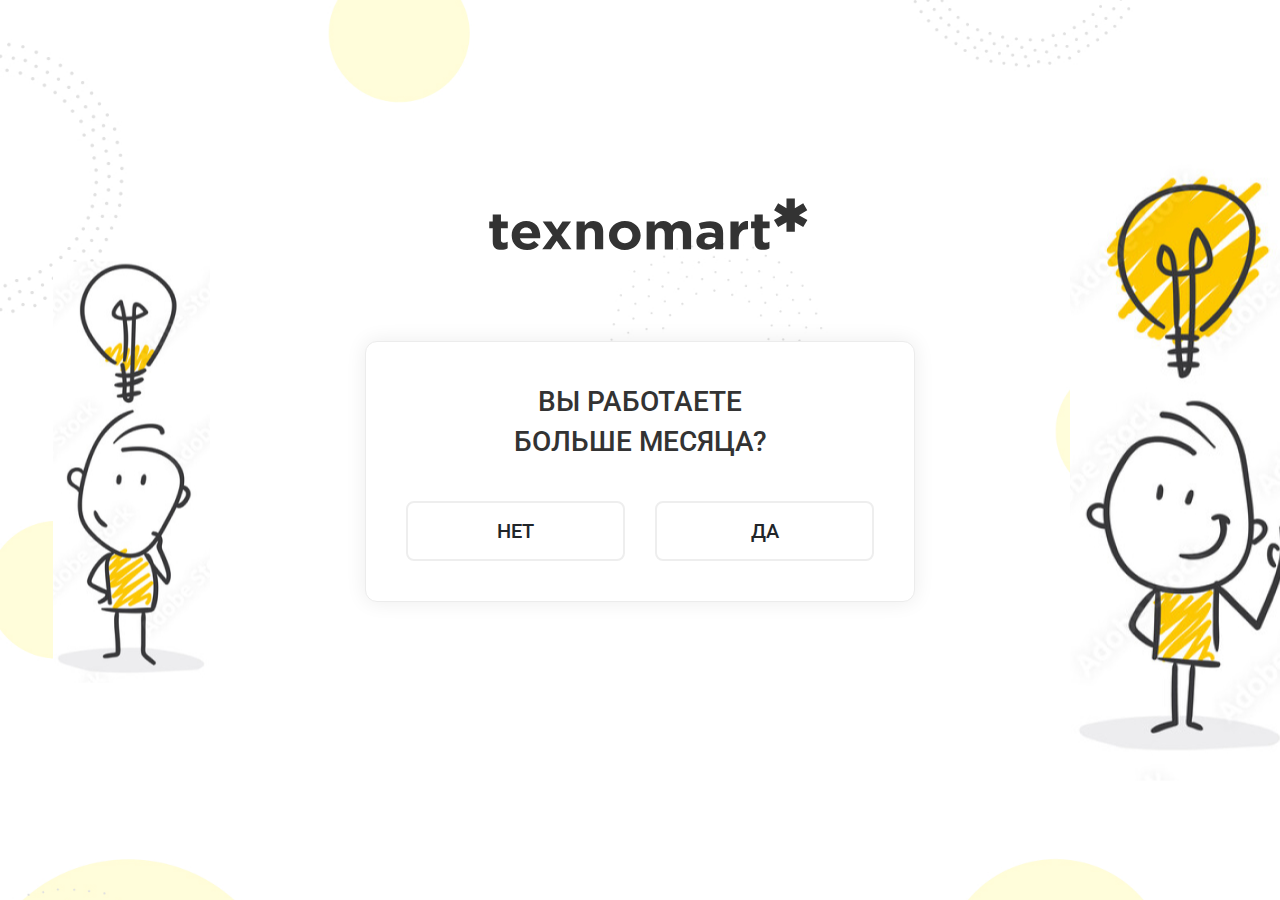
<file: index.html>
<!DOCTYPE html>
<html lang="ru">
	<head>
		<meta charset="utf-8">
		<meta http-equiv="X-UA-Compatible" content="IE=edge">
		<meta name="viewport" content="width=device-width">
		<link rel="stylesheet" href="./css/main.css?v=1642592555197">
	</head>
	<body>
		<script>
			window.data = {
				home: {"title":"гид&nbsp;по <br><span class=\"for-desktop\">бережному</span><span class=\"for-devices\">общению</span>","read":"Читать"},
			};
		</script>
		<div class="main-wrapper enter-page" style="background-image: url(images/enter-bg.jpg)">
			<div class="enter-page-center">
				<div class="enter-page__logo"> <img src="images/texnomart-logo.svg" alt=""></div>
				<div class="enter-page-quest padding-40 box-default">
					<h2 class="font-size-24 enter-page-quest__title">ВЫ РАБОТАЕТЕ <span>БОЛЬШЕ МЕСЯЦА?</span></h2>
					<div class="enter-page-quest__buttons"><a class="btn btn-block btn-secondary-outline" href="/texnomart-wiki/home-1.html">
							 нет </a><a class="btn btn-block btn-secondary-outline" href="/texnomart-wiki/home-2.html">
							 да</a></div><img class="enter-page-quest__image-left" src="images/chel-new.jpg" alt=""><img class="enter-page-quest__image-right" src="images/chel-full.jpg" alt="">
				</div>
			</div>
		</div>
		<script>
			if (!('IntersectionObserver' in window)) {
				var script = document.createElement("script");
				script.src = "https://raw.githubusercontent.com/w3c/IntersectionObserver/master/polyfill/intersection-observer.js";
				document.getElementsByTagName('head')[0].appendChild(script);
			}
		</script>
		<script src="./js/vendor.js?v=1642592555197"></script>
		<script src="./js/main.js?v=1642592555197"></script>
	</body>
</html>
</file>
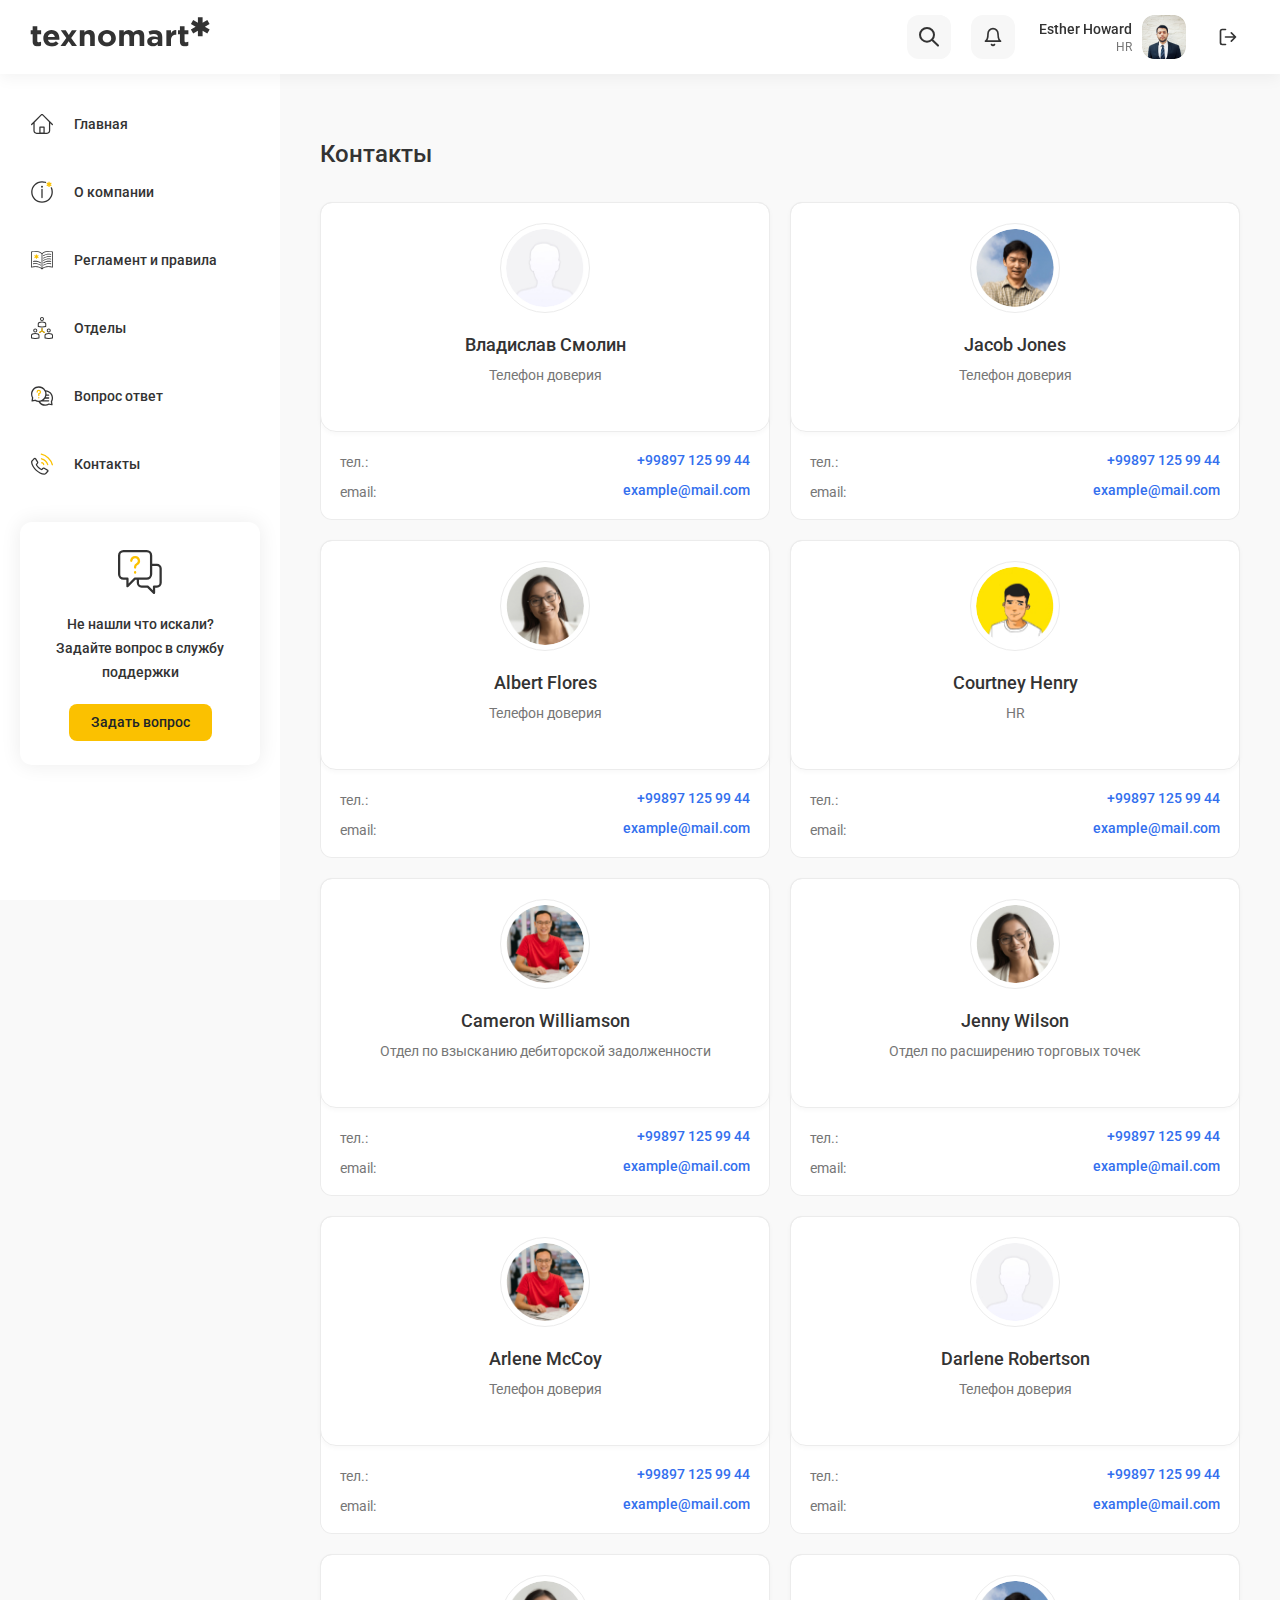
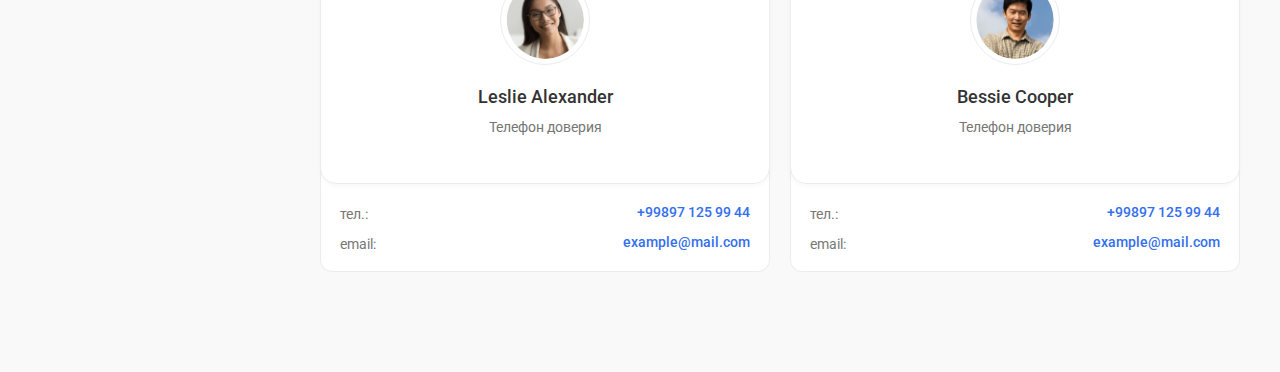
<file: contacts.html>
<!DOCTYPE html>
<html lang="ru">
	<head>
		<meta charset="utf-8">
		<meta http-equiv="X-UA-Compatible" content="IE=edge">
		<meta name="viewport" content="width=device-width">
		<link rel="stylesheet" href="./css/main.css?v=1642593531902">
	</head>
	<body>
		<script>
			window.data = {
				home: {"title":"гид&nbsp;по <br><span class=\"for-desktop\">бережному</span><span class=\"for-devices\">общению</span>","read":"Читать"},
			};
		</script>
		<div class="main-wrapper">
			<header class="header">
				<div class="header__left">
					<button class="navbar-toggler"><strong><span> </span><span> </span><span> </span></strong></button><a class="logo header__logo" href="/"><img src="images/texnomart-logo.svg" alt=""></a>
				</div>
				<div class="header__bar">
					<div class="header-search-wrap">
						<form class="header-search" action="#">
							<div class="search-close header-search__close">
								<svg>
									<use xlink:href="./images/sprites.svg#link-arr-2"></use>
								</svg>
							</div>
							<input class="header-search__input" type="text" value="" placeholder="Поиск">
							<input class="header-search__submit" type="submit" value="">
						</form><a class="header-icon header-search__btn" href="#"><span></span></a>
					</div><a class="header-icon header-notifications" href="/texnomart-wiki/profile.html"><span class="header-notifications__signal pulsate"></span>
						<svg>
							<use xlink:href="./images/sprites.svg#notifications-icon"></use>
						</svg></a><a class="header-account account-desc" href="/texnomart-wiki/profile.html">
						<div class="header-account__info">
							<div class="header-account__name line-h_20">Esther Howard</div>
							<div class="header-account__position font-size_12">HR</div>
						</div>
						<div class="header-account__image"><img src="images/header-profile.png" alt=""></div></a>
					<div class="dropstar header-drop account_mob"><a class="header-account" href="#" data-bs-toggle="dropdown" aria-expanded="false">
							<div class="header-account__info">
								<div class="header-account__name line-h_20">Esther Howard</div>
								<div class="header-account__position font-size_12">HR</div>
							</div>
							<div class="header-account__image"><img src="images/header-profile.png" alt=""></div></a>
						<ul class="dropdown-menu dropdown-menu-end">
							<li><a class="dropdown-item" href="#"> 
									<svg>
										<use xlink:href="./images/sprites.svg#prof"></use>
									</svg>Личный кабинет</a></li>
							<li><a class="dropdown-item" href="#"> 
									<svg>
										<use xlink:href="./images/sprites.svg#bell"></use>
									</svg>Уведомления</a></li>
							<li><a class="dropdown-item" href="#"> 
									<svg>
										<use xlink:href="./images/sprites.svg#out"></use>
									</svg>Выйти</a></li>
						</ul>
					</div><a class="header-icon header-logout" href="#">
						<svg>
							<use xlink:href="./images/sprites.svg#out"></use>
						</svg></a>
				</div>
			</header>
			<div class="content-wrapper">
				<div class="page-wrapper inner-page">
					<h2 class="font-size-24 inner-page__title mb-32">Контакты  </h2>
					<div class="row contact-list grid-gutter-20">
						<div class="col-xxl-4 co-xl-6 col-sm-6 grid-gutter-20__col">
							<div class="contact-box box-default">
								<div class="contact-box__top"> 
									<div class="contact-box__image"><img src="images/contacts/img-1.jpg" alt=""></div>
									<h3 class="contact-box__name">Владислав Смолин</h3>
									<div class="contact-box__position">Телефон доверия</div>
								</div>
								<ul class="contact-box__bottom">
									<li> <span>
											 тел.:</span><a href="tel: +99897 125 99 44 ">+99897 125 99 44 </a></li>
									<li> <span>
											 email:</span><a href="mailto: example@mail.com">example@mail.com</a></li>
								</ul>
							</div>
						</div>
						<div class="col-xxl-4 co-xl-6 col-sm-6 grid-gutter-20__col">
							<div class="contact-box box-default">
								<div class="contact-box__top"> 
									<div class="contact-box__image"><img src="images/contacts/img-2.jpg" alt=""></div>
									<h3 class="contact-box__name">Jacob Jones</h3>
									<div class="contact-box__position">Телефон доверия</div>
								</div>
								<ul class="contact-box__bottom">
									<li> <span>
											 тел.:</span><a href="tel: +99897 125 99 44 ">+99897 125 99 44 </a></li>
									<li> <span>
											 email:</span><a href="mailto: example@mail.com">example@mail.com</a></li>
								</ul>
							</div>
						</div>
						<div class="col-xxl-4 co-xl-6 col-sm-6 grid-gutter-20__col">
							<div class="contact-box box-default">
								<div class="contact-box__top"> 
									<div class="contact-box__image"><img src="images/contacts/img-3.jpg" alt=""></div>
									<h3 class="contact-box__name">Albert Flores</h3>
									<div class="contact-box__position">Телефон доверия</div>
								</div>
								<ul class="contact-box__bottom">
									<li> <span>
											 тел.:</span><a href="tel: +99897 125 99 44 ">+99897 125 99 44 </a></li>
									<li> <span>
											 email:</span><a href="mailto: example@mail.com">example@mail.com</a></li>
								</ul>
							</div>
						</div>
						<div class="col-xxl-4 co-xl-6 col-sm-6 grid-gutter-20__col">
							<div class="contact-box box-default">
								<div class="contact-box__top"> 
									<div class="contact-box__image"><img src="images/contacts/img-4.jpg" alt=""></div>
									<h3 class="contact-box__name">Courtney Henry</h3>
									<div class="contact-box__position">HR</div>
								</div>
								<ul class="contact-box__bottom">
									<li> <span>
											 тел.:</span><a href="tel: +99897 125 99 44 ">+99897 125 99 44 </a></li>
									<li> <span>
											 email:</span><a href="mailto: example@mail.com">example@mail.com</a></li>
								</ul>
							</div>
						</div>
						<div class="col-xxl-4 co-xl-6 col-sm-6 grid-gutter-20__col">
							<div class="contact-box box-default">
								<div class="contact-box__top"> 
									<div class="contact-box__image"><img src="images/contacts/img-5.jpg" alt=""></div>
									<h3 class="contact-box__name">Cameron Williamson</h3>
									<div class="contact-box__position">Отдел по взысканию дебиторской задолженности</div>
								</div>
								<ul class="contact-box__bottom">
									<li> <span>
											 тел.:</span><a href="tel: +99897 125 99 44 ">+99897 125 99 44 </a></li>
									<li> <span>
											 email:</span><a href="mailto: example@mail.com">example@mail.com</a></li>
								</ul>
							</div>
						</div>
						<div class="col-xxl-4 co-xl-6 col-sm-6 grid-gutter-20__col">
							<div class="contact-box box-default">
								<div class="contact-box__top"> 
									<div class="contact-box__image"><img src="images/contacts/img-3.jpg" alt=""></div>
									<h3 class="contact-box__name">Jenny Wilson</h3>
									<div class="contact-box__position">Отдел по расширению торговых точек</div>
								</div>
								<ul class="contact-box__bottom">
									<li> <span>
											 тел.:</span><a href="tel: +99897 125 99 44 ">+99897 125 99 44 </a></li>
									<li> <span>
											 email:</span><a href="mailto: example@mail.com">example@mail.com</a></li>
								</ul>
							</div>
						</div>
						<div class="col-xxl-4 co-xl-6 col-sm-6 grid-gutter-20__col">
							<div class="contact-box box-default">
								<div class="contact-box__top"> 
									<div class="contact-box__image"><img src="images/contacts/img-5.jpg" alt=""></div>
									<h3 class="contact-box__name">Arlene McCoy</h3>
									<div class="contact-box__position">Телефон доверия</div>
								</div>
								<ul class="contact-box__bottom">
									<li> <span>
											 тел.:</span><a href="tel: +99897 125 99 44 ">+99897 125 99 44 </a></li>
									<li> <span>
											 email:</span><a href="mailto: example@mail.com">example@mail.com</a></li>
								</ul>
							</div>
						</div>
						<div class="col-xxl-4 co-xl-6 col-sm-6 grid-gutter-20__col">
							<div class="contact-box box-default">
								<div class="contact-box__top"> 
									<div class="contact-box__image"><img src="images/contacts/img-1.jpg" alt=""></div>
									<h3 class="contact-box__name">Darlene Robertson</h3>
									<div class="contact-box__position">Телефон доверия</div>
								</div>
								<ul class="contact-box__bottom">
									<li> <span>
											 тел.:</span><a href="tel: +99897 125 99 44 ">+99897 125 99 44 </a></li>
									<li> <span>
											 email:</span><a href="mailto: example@mail.com">example@mail.com</a></li>
								</ul>
							</div>
						</div>
						<div class="col-xxl-4 co-xl-6 col-sm-6 grid-gutter-20__col">
							<div class="contact-box box-default">
								<div class="contact-box__top"> 
									<div class="contact-box__image"><img src="images/contacts/img-3.jpg" alt=""></div>
									<h3 class="contact-box__name">Leslie Alexander</h3>
									<div class="contact-box__position">Телефон доверия</div>
								</div>
								<ul class="contact-box__bottom">
									<li> <span>
											 тел.:</span><a href="tel: +99897 125 99 44 ">+99897 125 99 44 </a></li>
									<li> <span>
											 email:</span><a href="mailto: example@mail.com">example@mail.com</a></li>
								</ul>
							</div>
						</div>
						<div class="col-xxl-4 co-xl-6 col-sm-6 grid-gutter-20__col">
							<div class="contact-box box-default">
								<div class="contact-box__top"> 
									<div class="contact-box__image"><img src="images/contacts/img-2.jpg" alt=""></div>
									<h3 class="contact-box__name">Bessie Cooper</h3>
									<div class="contact-box__position">Телефон доверия</div>
								</div>
								<ul class="contact-box__bottom">
									<li> <span>
											 тел.:</span><a href="tel: +99897 125 99 44 ">+99897 125 99 44 </a></li>
									<li> <span>
											 email:</span><a href="mailto: example@mail.com">example@mail.com</a></li>
								</ul>
							</div>
						</div>
					</div>
				</div>
				<nav class="nav-sidebar">
					<ul class="nav-sidebar-list">
						<li><a href="/texnomart-wiki/home-2.html"><img src="images/home.svg" alt=""><span>Главная</span></a></li>
						<li><a href="/texnomart-wiki/content.html"><img src="images/company.svg" alt=""><span>О компании</span></a></li>
						<li><a href="/texnomart-wiki/reglament.html"><img src="images/pravila.svg" alt=""><span>Регламент и правила</span></a></li>
						<li><a href="/texnomart-wiki/otdel.html"><img src="images/otdel.svg" alt=""><span>Отделы</span></a></li>
						<li><a href="/texnomart-wiki/vopros-otvet.html"><img src="images/quest.svg" alt=""><span>Вопрос ответ</span></a></li>
						<li><a href="/texnomart-wiki/contacts.html"><img src="images/phone.svg" alt=""><span>Контакты</span></a></li>
					</ul>
					<div class="question-link"><img class="question-link__icon" src="images/questions_1195.svg" alt="">
						<div class="question-link__text"><span>Не нашли что искали?</span>	Задайте вопрос в службу поддержки</div><a class="btn btn-sm btn-default" href="#" data-bs-toggle="modal" data-bs-target="#questModal">
							 Задать вопрос</a>
					</div>
				</nav>
				<div class="modal modal_quest" id="questModal" tabindex="-1" aria-labelledby="questModal" aria-hidden="true">
					<div class="modal-dialog modal-dialog-centered">
						<div class="modal-content">
							<button class="modal-close" type="button" data-bs-dismiss="modal" aria-label="Close">
								<svg>
									<use xlink:href="./images/sprites.svg#close"></use>
								</svg>
							</button>
							<div class="modal-header">
								<h5 class="modal-title" id="modalVerticallyCenteredLabel">Задать свой вопрос</h5>
							</div>
							<form action="#"> 
								<div class="form-row">
									<div class="form-input">
										<input class="form-control form-input__field" type="text" value="">
										<label class="form-input__label">Введите имя и фамилию<span>*</span></label>
									</div>
								</div>
								<div class="form-row">
									<div class="form-input">
										<input class="form-control form-input__field" type="text" value="">
										<label class="form-input__label">Email <span>*</span></label>
									</div>
								</div>
								<div class="form-row">
									<div class="form-input">
										<textarea class="form-control form-input__field" type="text" value=""></textarea>
										<label class="form-input__label">Ваш вопрос<span>*</span></label>
									</div>
								</div>
								<div class="modal-buttons">
									<button class="btn btn-default btn-block">
										 Отправить вопрос</button>
								</div>
							</form>
						</div>
					</div>
				</div>
			</div>
			<div class="site__layer"></div>
		</div>
		<script>
			if (!('IntersectionObserver' in window)) {
				var script = document.createElement("script");
				script.src = "https://raw.githubusercontent.com/w3c/IntersectionObserver/master/polyfill/intersection-observer.js";
				document.getElementsByTagName('head')[0].appendChild(script);
			}
		</script>
		<script src="./js/vendor.js?v=1642593531902"></script>
		<script src="./js/main.js?v=1642593531902"></script>
	</body>
</html>
</file>
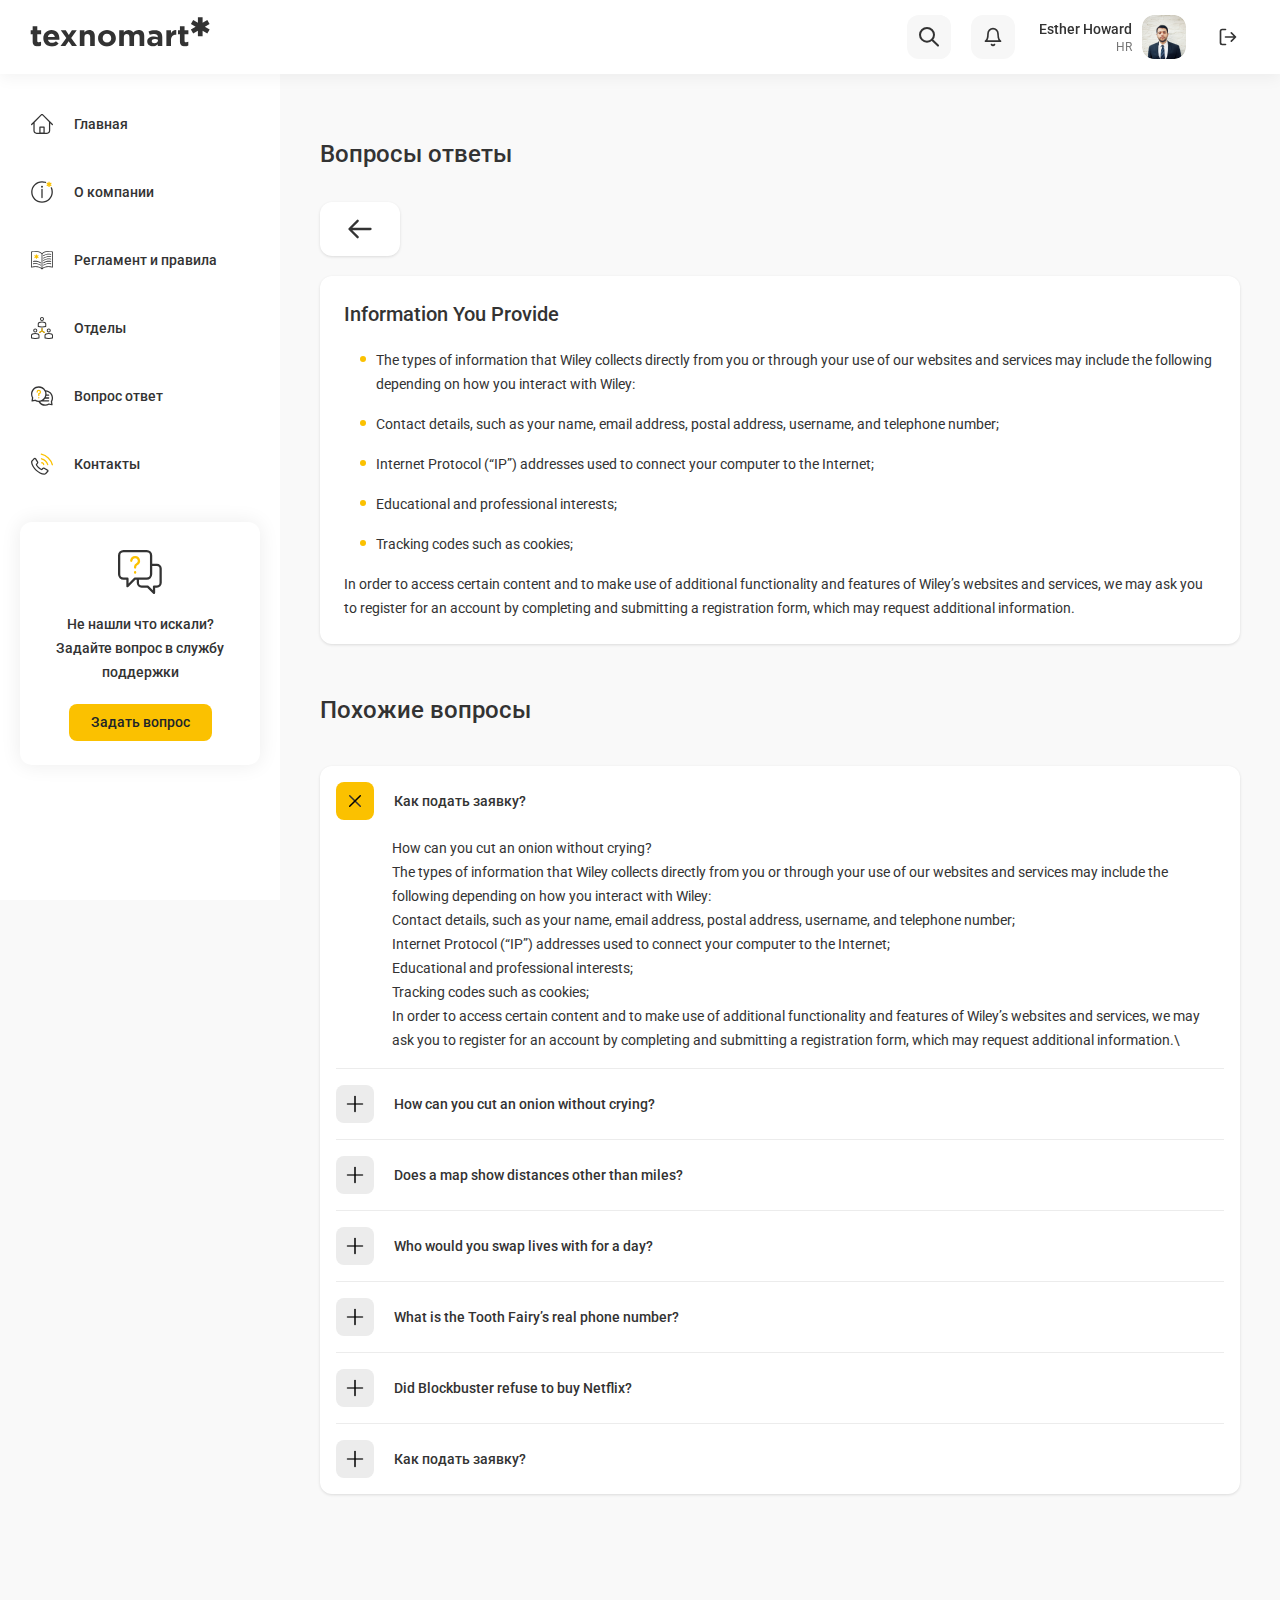
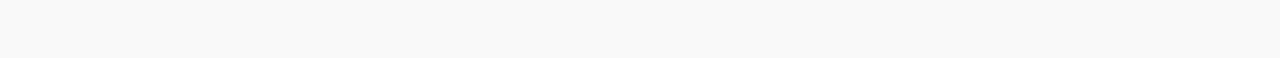
<file: content.html>
<!DOCTYPE html>
<html lang="ru">
	<head>
		<meta charset="utf-8">
		<meta http-equiv="X-UA-Compatible" content="IE=edge">
		<meta name="viewport" content="width=device-width">
		<link rel="stylesheet" href="./css/main.css?v=1642593532026">
	</head>
	<body>
		<script>
			window.data = {
				home: {"title":"гид&nbsp;по <br><span class=\"for-desktop\">бережному</span><span class=\"for-devices\">общению</span>","read":"Читать"},
			};
		</script>
		<div class="main-wrapper">
			<header class="header">
				<div class="header__left">
					<button class="navbar-toggler"><strong><span> </span><span> </span><span> </span></strong></button><a class="logo header__logo" href="/"><img src="images/texnomart-logo.svg" alt=""></a>
				</div>
				<div class="header__bar">
					<div class="header-search-wrap">
						<form class="header-search" action="#">
							<div class="search-close header-search__close">
								<svg>
									<use xlink:href="./images/sprites.svg#link-arr-2"></use>
								</svg>
							</div>
							<input class="header-search__input" type="text" value="" placeholder="Поиск">
							<input class="header-search__submit" type="submit" value="">
						</form><a class="header-icon header-search__btn" href="#"><span></span></a>
					</div><a class="header-icon header-notifications" href="/texnomart-wiki/profile.html"><span class="header-notifications__signal pulsate"></span>
						<svg>
							<use xlink:href="./images/sprites.svg#notifications-icon"></use>
						</svg></a><a class="header-account account-desc" href="/texnomart-wiki/profile.html">
						<div class="header-account__info">
							<div class="header-account__name line-h_20">Esther Howard</div>
							<div class="header-account__position font-size_12">HR</div>
						</div>
						<div class="header-account__image"><img src="images/header-profile.png" alt=""></div></a>
					<div class="dropstar header-drop account_mob"><a class="header-account" href="#" data-bs-toggle="dropdown" aria-expanded="false">
							<div class="header-account__info">
								<div class="header-account__name line-h_20">Esther Howard</div>
								<div class="header-account__position font-size_12">HR</div>
							</div>
							<div class="header-account__image"><img src="images/header-profile.png" alt=""></div></a>
						<ul class="dropdown-menu dropdown-menu-end">
							<li><a class="dropdown-item" href="#"> 
									<svg>
										<use xlink:href="./images/sprites.svg#prof"></use>
									</svg>Личный кабинет</a></li>
							<li><a class="dropdown-item" href="#"> 
									<svg>
										<use xlink:href="./images/sprites.svg#bell"></use>
									</svg>Уведомления</a></li>
							<li><a class="dropdown-item" href="#"> 
									<svg>
										<use xlink:href="./images/sprites.svg#out"></use>
									</svg>Выйти</a></li>
						</ul>
					</div><a class="header-icon header-logout" href="#">
						<svg>
							<use xlink:href="./images/sprites.svg#out"></use>
						</svg></a>
				</div>
			</header>
			<div class="content-wrapper">
				<div class="page-wrapper inner-page">
					<h1 class="font-size-24 inner-page__title mb-32">Вопросы ответы</h1><a class="back-lnk" href="#"> 
						<svg>
							<use xlink:href="./images/sprites.svg#back"></use>
						</svg></a>
					<div class="info-box box-default padding-24 content">
						<h2>Information You Provide</h2>
						<ul>
							<li>The types of information that Wiley collects directly from you or through your use of our websites and services may include the following depending on how you interact with Wiley:</li>
							<li>Contact details, such as your name, email address, postal address, username, and telephone number;</li>
							<li>Internet Protocol (“IP”) addresses used to connect your computer to the Internet;</li>
							<li>Educational and professional interests;</li>
							<li>Tracking codes such as cookies;</li>
						</ul>
						<p>In order to access certain content and to make use of additional functionality and features of Wiley’s websites and services, we may ask you to register for an account by completing and submitting a registration form, which may request additional information.</p>
					</div>
					<div class="interes-accordion mb-64">
						<h2 class="font-size-24 mb-40 interes-accordion__title">Похожие вопросы</h2>
						<div class="accordion accordion_toggles accordion_type-1 box-default">
							<div class="accordion-item current_toggle">
								<div class="accordion-heading">
									<div class="accordion-title"> <span class="accordion-title__toggle bd-radius-8"> 
											<svg>
												<use xlink:href="./images/sprites.svg#plus"></use>
											</svg></span>Как подать заявку?</div>
								</div>
								<div class="accordion-toggle">
									<div class="accordion-toggle__inner">
										<p>How can you cut an onion without crying?</p>
										<p>The types of information that Wiley collects directly from you or through your use of our websites and services may include the following depending on how you interact with Wiley:</p>
										<ul>
											<li>Contact details, such as your name, email address, postal address, username, and telephone number;</li>
											<li>Internet Protocol (“IP”) addresses used to connect your computer to the Internet;</li>
											<li>Educational and professional interests;</li>
											<li>Tracking codes such as cookies;</li>
										</ul>
										<p>
											In order to access certain content and to make use of additional functionality and features of Wiley’s websites and services, we may ask you
											to register for an account by completing and submitting a registration form, which may request additional information.\
										</p>
									</div>
								</div>
							</div>
							<div class="accordion-item">
								<div class="accordion-heading">
									<div class="accordion-title"> <span class="accordion-title__toggle bd-radius-8"> 
											<svg>
												<use xlink:href="./images/sprites.svg#plus"></use>
											</svg></span>How can you cut an onion without crying?</div>
								</div>
								<div class="accordion-toggle">
									<div class="accordion-toggle__inner">
										<p>How can you cut an onion without crying?</p>
										<p>The types of information that Wiley collects directly from you or through your use of our websites and services may include the following depending on how you interact with Wiley:</p>
										<ul>
											<li>Contact details, such as your name, email address, postal address, username, and telephone number;</li>
											<li>Internet Protocol (“IP”) addresses used to connect your computer to the Internet;</li>
											<li>Educational and professional interests;</li>
											<li>Tracking codes such as cookies;</li>
										</ul>
										<p>
											In order to access certain content and to make use of additional functionality and features of Wiley’s websites and services, we may ask you
											to register for an account by completing and submitting a registration form, which may request additional information.\
										</p>
									</div>
								</div>
							</div>
							<div class="accordion-item">
								<div class="accordion-heading">
									<div class="accordion-title"> <span class="accordion-title__toggle bd-radius-8"> 
											<svg>
												<use xlink:href="./images/sprites.svg#plus"></use>
											</svg></span>Does a map show distances other than miles?</div>
								</div>
								<div class="accordion-toggle">
									<div class="accordion-toggle__inner">
										<p>How can you cut an onion without crying?</p>
										<p>The types of information that Wiley collects directly from you or through your use of our websites and services may include the following depending on how you interact with Wiley:</p>
										<ul>
											<li>Contact details, such as your name, email address, postal address, username, and telephone number;</li>
											<li>Internet Protocol (“IP”) addresses used to connect your computer to the Internet;</li>
											<li>Educational and professional interests;</li>
											<li>Tracking codes such as cookies;</li>
										</ul>
										<p>
											In order to access certain content and to make use of additional functionality and features of Wiley’s websites and services, we may ask you
											to register for an account by completing and submitting a registration form, which may request additional information.\
										</p>
									</div>
								</div>
							</div>
							<div class="accordion-item">
								<div class="accordion-heading">
									<div class="accordion-title"> <span class="accordion-title__toggle bd-radius-8"> 
											<svg>
												<use xlink:href="./images/sprites.svg#plus"></use>
											</svg></span>Who would you swap lives with for a day?</div>
								</div>
								<div class="accordion-toggle">
									<div class="accordion-toggle__inner">
										<p>How can you cut an onion without crying?</p>
										<p>The types of information that Wiley collects directly from you or through your use of our websites and services may include the following depending on how you interact with Wiley:</p>
										<ul>
											<li>Contact details, such as your name, email address, postal address, username, and telephone number;</li>
											<li>Internet Protocol (“IP”) addresses used to connect your computer to the Internet;</li>
											<li>Educational and professional interests;</li>
											<li>Tracking codes such as cookies;</li>
										</ul>
										<p>
											In order to access certain content and to make use of additional functionality and features of Wiley’s websites and services, we may ask you
											to register for an account by completing and submitting a registration form, which may request additional information.\
										</p>
									</div>
								</div>
							</div>
							<div class="accordion-item">
								<div class="accordion-heading">
									<div class="accordion-title"> <span class="accordion-title__toggle bd-radius-8"> 
											<svg>
												<use xlink:href="./images/sprites.svg#plus"></use>
											</svg></span>What is the Tooth Fairy’s real phone number?</div>
								</div>
								<div class="accordion-toggle">
									<div class="accordion-toggle__inner">
										<p>How can you cut an onion without crying?</p>
										<p>The types of information that Wiley collects directly from you or through your use of our websites and services may include the following depending on how you interact with Wiley:</p>
										<ul>
											<li>Contact details, such as your name, email address, postal address, username, and telephone number;</li>
											<li>Internet Protocol (“IP”) addresses used to connect your computer to the Internet;</li>
											<li>Educational and professional interests;</li>
											<li>Tracking codes such as cookies;</li>
										</ul>
										<p>
											In order to access certain content and to make use of additional functionality and features of Wiley’s websites and services, we may ask you
											to register for an account by completing and submitting a registration form, which may request additional information.\
										</p>
									</div>
								</div>
							</div>
							<div class="accordion-item">
								<div class="accordion-heading">
									<div class="accordion-title"> <span class="accordion-title__toggle bd-radius-8"> 
											<svg>
												<use xlink:href="./images/sprites.svg#plus"></use>
											</svg></span>Did Blockbuster refuse to buy Netflix?</div>
								</div>
								<div class="accordion-toggle">
									<div class="accordion-toggle__inner">
										<p>How can you cut an onion without crying?</p>
										<p>The types of information that Wiley collects directly from you or through your use of our websites and services may include the following depending on how you interact with Wiley:</p>
										<ul>
											<li>Contact details, such as your name, email address, postal address, username, and telephone number;</li>
											<li>Internet Protocol (“IP”) addresses used to connect your computer to the Internet;</li>
											<li>Educational and professional interests;</li>
											<li>Tracking codes such as cookies;</li>
										</ul>
										<p>
											In order to access certain content and to make use of additional functionality and features of Wiley’s websites and services, we may ask you
											to register for an account by completing and submitting a registration form, which may request additional information.\
										</p>
									</div>
								</div>
							</div>
							<div class="accordion-item">
								<div class="accordion-heading">
									<div class="accordion-title"> <span class="accordion-title__toggle bd-radius-8"> 
											<svg>
												<use xlink:href="./images/sprites.svg#plus"></use>
											</svg></span>Как подать заявку?</div>
								</div>
								<div class="accordion-toggle">
									<div class="accordion-toggle__inner">
										<p>How can you cut an onion without crying?</p>
										<p>The types of information that Wiley collects directly from you or through your use of our websites and services may include the following depending on how you interact with Wiley:</p>
										<ul>
											<li>Contact details, such as your name, email address, postal address, username, and telephone number;</li>
											<li>Internet Protocol (“IP”) addresses used to connect your computer to the Internet;</li>
											<li>Educational and professional interests;</li>
											<li>Tracking codes such as cookies;</li>
										</ul>
										<p>
											In order to access certain content and to make use of additional functionality and features of Wiley’s websites and services, we may ask you
											to register for an account by completing and submitting a registration form, which may request additional information.\
										</p>
									</div>
								</div>
							</div>
						</div>
					</div>
				</div>
				<nav class="nav-sidebar">
					<ul class="nav-sidebar-list">
						<li><a href="/texnomart-wiki/home-2.html"><img src="images/home.svg" alt=""><span>Главная</span></a></li>
						<li><a href="/texnomart-wiki/content.html"><img src="images/company.svg" alt=""><span>О компании</span></a></li>
						<li><a href="/texnomart-wiki/reglament.html"><img src="images/pravila.svg" alt=""><span>Регламент и правила</span></a></li>
						<li><a href="/texnomart-wiki/otdel.html"><img src="images/otdel.svg" alt=""><span>Отделы</span></a></li>
						<li><a href="/texnomart-wiki/vopros-otvet.html"><img src="images/quest.svg" alt=""><span>Вопрос ответ</span></a></li>
						<li><a href="/texnomart-wiki/contacts.html"><img src="images/phone.svg" alt=""><span>Контакты</span></a></li>
					</ul>
					<div class="question-link"><img class="question-link__icon" src="images/questions_1195.svg" alt="">
						<div class="question-link__text"><span>Не нашли что искали?</span>	Задайте вопрос в службу поддержки</div><a class="btn btn-sm btn-default" href="#" data-bs-toggle="modal" data-bs-target="#questModal">
							 Задать вопрос</a>
					</div>
				</nav>
				<div class="modal modal_quest" id="questModal" tabindex="-1" aria-labelledby="questModal" aria-hidden="true">
					<div class="modal-dialog modal-dialog-centered">
						<div class="modal-content">
							<button class="modal-close" type="button" data-bs-dismiss="modal" aria-label="Close">
								<svg>
									<use xlink:href="./images/sprites.svg#close"></use>
								</svg>
							</button>
							<div class="modal-header">
								<h5 class="modal-title" id="modalVerticallyCenteredLabel">Задать свой вопрос</h5>
							</div>
							<form action="#"> 
								<div class="form-row">
									<div class="form-input">
										<input class="form-control form-input__field" type="text" value="">
										<label class="form-input__label">Введите имя и фамилию<span>*</span></label>
									</div>
								</div>
								<div class="form-row">
									<div class="form-input">
										<input class="form-control form-input__field" type="text" value="">
										<label class="form-input__label">Email <span>*</span></label>
									</div>
								</div>
								<div class="form-row">
									<div class="form-input">
										<textarea class="form-control form-input__field" type="text" value=""></textarea>
										<label class="form-input__label">Ваш вопрос<span>*</span></label>
									</div>
								</div>
								<div class="modal-buttons">
									<button class="btn btn-default btn-block">
										 Отправить вопрос</button>
								</div>
							</form>
						</div>
					</div>
				</div>
			</div>
			<div class="site__layer"></div>
		</div>
		<script>
			if (!('IntersectionObserver' in window)) {
				var script = document.createElement("script");
				script.src = "https://raw.githubusercontent.com/w3c/IntersectionObserver/master/polyfill/intersection-observer.js";
				document.getElementsByTagName('head')[0].appendChild(script);
			}
		</script>
		<script src="./js/vendor.js?v=1642593532027"></script>
		<script src="./js/main.js?v=1642593532027"></script>
	</body>
</html>
</file>
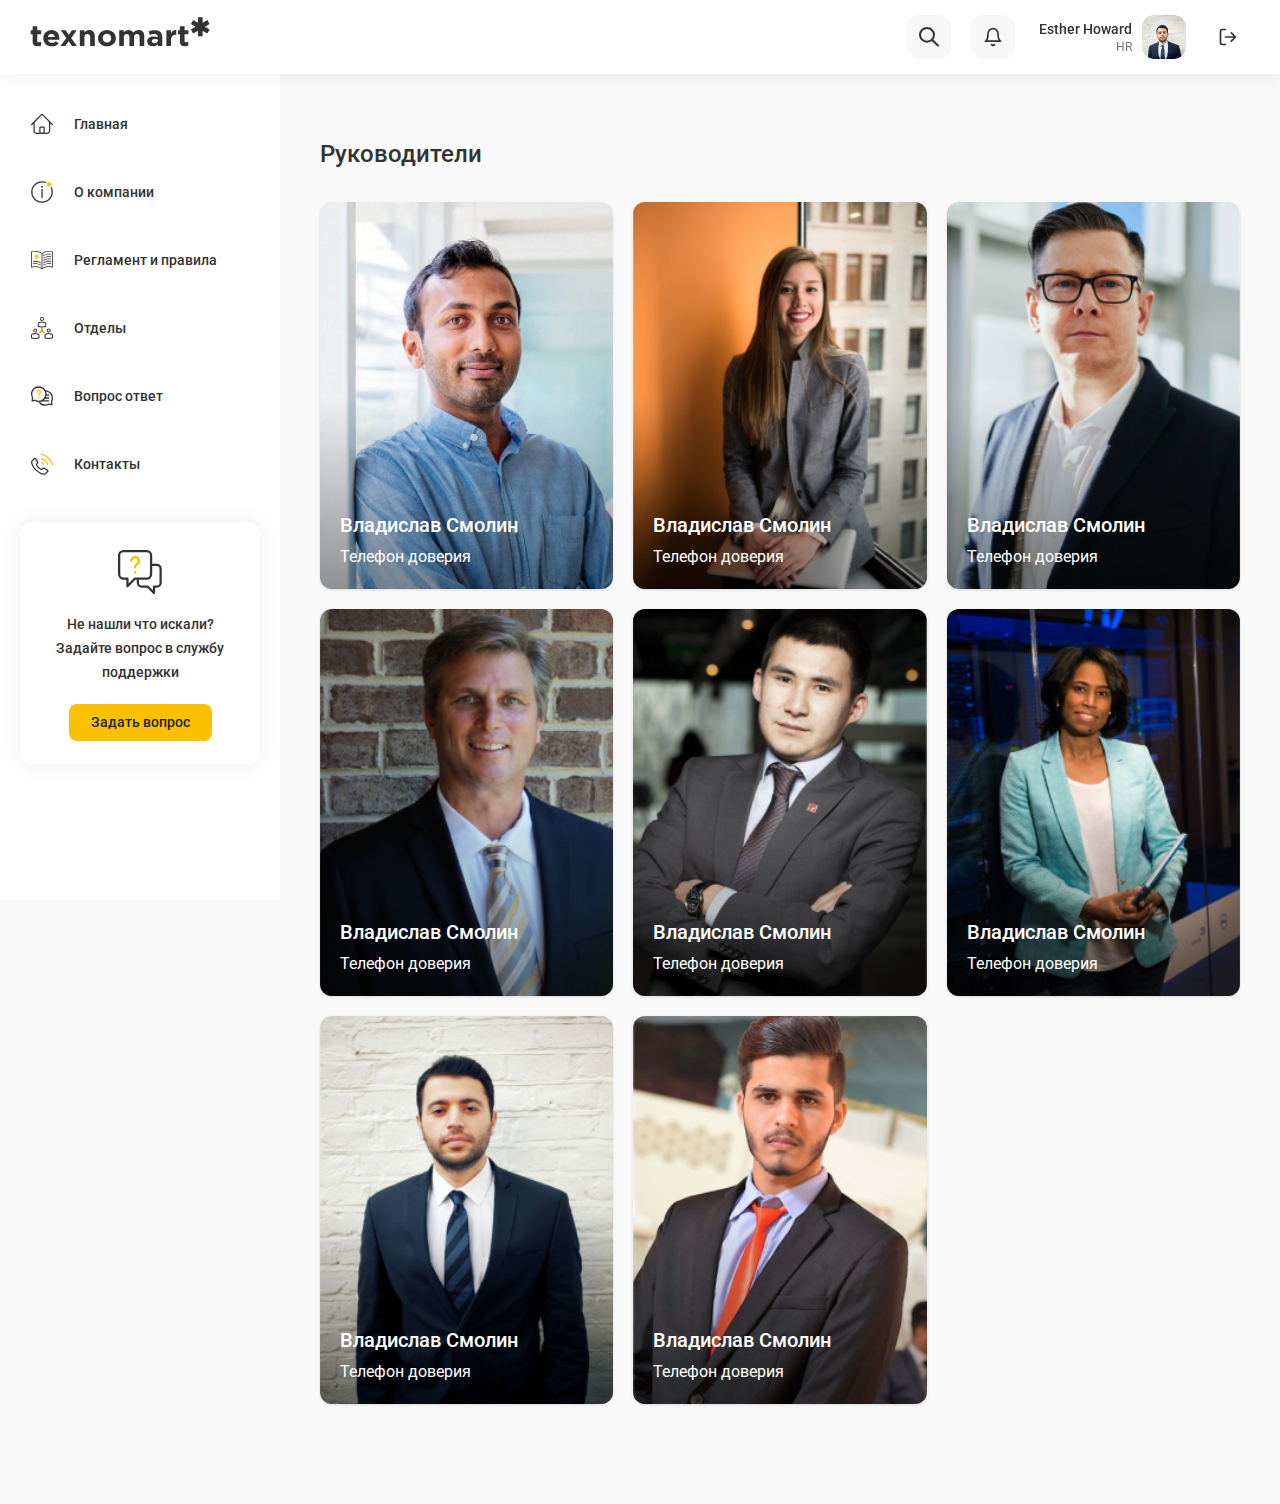
<file: leaders.html>
<!DOCTYPE html>
<html lang="ru">
	<head>
		<meta charset="utf-8">
		<meta http-equiv="X-UA-Compatible" content="IE=edge">
		<meta name="viewport" content="width=device-width">
		<link rel="stylesheet" href="./css/main.css?v=1642593532507">
	</head>
	<body>
		<script>
			window.data = {
				home: {"title":"гид&nbsp;по <br><span class=\"for-desktop\">бережному</span><span class=\"for-devices\">общению</span>","read":"Читать"},
			};
		</script>
		<div class="main-wrapper">
			<header class="header">
				<div class="header__left">
					<button class="navbar-toggler"><strong><span> </span><span> </span><span> </span></strong></button><a class="logo header__logo" href="/"><img src="images/texnomart-logo.svg" alt=""></a>
				</div>
				<div class="header__bar">
					<div class="header-search-wrap">
						<form class="header-search" action="#">
							<div class="search-close header-search__close">
								<svg>
									<use xlink:href="./images/sprites.svg#link-arr-2"></use>
								</svg>
							</div>
							<input class="header-search__input" type="text" value="" placeholder="Поиск">
							<input class="header-search__submit" type="submit" value="">
						</form><a class="header-icon header-search__btn" href="#"><span></span></a>
					</div><a class="header-icon header-notifications" href="/texnomart-wiki/profile.html"><span class="header-notifications__signal pulsate"></span>
						<svg>
							<use xlink:href="./images/sprites.svg#notifications-icon"></use>
						</svg></a><a class="header-account account-desc" href="/texnomart-wiki/profile.html">
						<div class="header-account__info">
							<div class="header-account__name line-h_20">Esther Howard</div>
							<div class="header-account__position font-size_12">HR</div>
						</div>
						<div class="header-account__image"><img src="images/header-profile.png" alt=""></div></a>
					<div class="dropstar header-drop account_mob"><a class="header-account" href="#" data-bs-toggle="dropdown" aria-expanded="false">
							<div class="header-account__info">
								<div class="header-account__name line-h_20">Esther Howard</div>
								<div class="header-account__position font-size_12">HR</div>
							</div>
							<div class="header-account__image"><img src="images/header-profile.png" alt=""></div></a>
						<ul class="dropdown-menu dropdown-menu-end">
							<li><a class="dropdown-item" href="#"> 
									<svg>
										<use xlink:href="./images/sprites.svg#prof"></use>
									</svg>Личный кабинет</a></li>
							<li><a class="dropdown-item" href="#"> 
									<svg>
										<use xlink:href="./images/sprites.svg#bell"></use>
									</svg>Уведомления</a></li>
							<li><a class="dropdown-item" href="#"> 
									<svg>
										<use xlink:href="./images/sprites.svg#out"></use>
									</svg>Выйти</a></li>
						</ul>
					</div><a class="header-icon header-logout" href="#">
						<svg>
							<use xlink:href="./images/sprites.svg#out"></use>
						</svg></a>
				</div>
			</header>
			<div class="content-wrapper">
				<div class="page-wrapper inner-page">
					<h2 class="font-size-24 inner-page__title mb-32">Руководители</h2>
					<div class="row contact-list grid-gutter-20">
						<div class="col-xxl-3 col-xl-4 col-md-4 col-sm-6 grid-gutter-20__col"><a class="leader-box box-default bd-radius-12" href="#" data-bs-target="#profile-detail-carousel" data-bs-slide-to="0" data-bs-toggle="modal"><img class="leader-box__image" src="images/leaders/img-1.jpg" alt="">
								<div class="leader-box__info">
									<h3 class="leader-box__name">Владислав Смолин</h3>
									<div class="leader-box__position">Телефон доверия</div>
								</div></a></div>
						<div class="col-xxl-3 col-xl-4 col-md-4 col-sm-6 grid-gutter-20__col"><a class="leader-box box-default bd-radius-12" href="#" data-bs-target="#profile-detail-carousel" data-bs-slide-to="2" data-bs-toggle="modal"><img class="leader-box__image" src="images/leaders/img-2.jpg" alt="">
								<div class="leader-box__info">
									<h3 class="leader-box__name">Владислав Смолин</h3>
									<div class="leader-box__position">Телефон доверия</div>
								</div></a></div>
						<div class="col-xxl-3 col-xl-4 col-md-4 col-sm-6 grid-gutter-20__col"><a class="leader-box box-default bd-radius-12" href="#" data-bs-target="#profile-detail-carousel" data-bs-slide-to="1" data-bs-toggle="modal"><img class="leader-box__image" src="images/leaders/img-3.jpg" alt="">
								<div class="leader-box__info">
									<h3 class="leader-box__name">Владислав Смолин</h3>
									<div class="leader-box__position">Телефон доверия</div>
								</div></a></div>
						<div class="col-xxl-3 col-xl-4 col-md-4 col-sm-6 grid-gutter-20__col"><a class="leader-box box-default bd-radius-12" href="#" data-bs-target="#profile-detail-carousel" data-bs-slide-to="2" data-bs-toggle="modal"><img class="leader-box__image" src="images/leaders/img-4.jpg" alt="">
								<div class="leader-box__info">
									<h3 class="leader-box__name">Владислав Смолин</h3>
									<div class="leader-box__position">Телефон доверия</div>
								</div></a></div>
						<div class="col-xxl-3 col-xl-4 col-md-4 col-sm-6 grid-gutter-20__col"><a class="leader-box box-default bd-radius-12" href="#" data-bs-target="#profile-detail-carousel" data-bs-slide-to="0" data-bs-toggle="modal"><img class="leader-box__image" src="images/leaders/img-5.jpg" alt="">
								<div class="leader-box__info">
									<h3 class="leader-box__name">Владислав Смолин</h3>
									<div class="leader-box__position">Телефон доверия</div>
								</div></a></div>
						<div class="col-xxl-3 col-xl-4 col-md-4 col-sm-6 grid-gutter-20__col"><a class="leader-box box-default bd-radius-12" href="#" data-bs-target="#profile-detail-carousel" data-bs-slide-to="2" data-bs-toggle="modal"><img class="leader-box__image" src="images/leaders/img-6.jpg" alt="">
								<div class="leader-box__info">
									<h3 class="leader-box__name">Владислав Смолин</h3>
									<div class="leader-box__position">Телефон доверия</div>
								</div></a></div>
						<div class="col-xxl-3 col-xl-4 col-md-4 col-sm-6 grid-gutter-20__col"><a class="leader-box box-default bd-radius-12" href="#" data-bs-target="#profile-detail-carousel" data-bs-slide-to="1" data-bs-toggle="modal"><img class="leader-box__image" src="images/leaders/img-7.jpg" alt="">
								<div class="leader-box__info">
									<h3 class="leader-box__name">Владислав Смолин</h3>
									<div class="leader-box__position">Телефон доверия</div>
								</div></a></div>
						<div class="col-xxl-3 col-xl-4 col-md-4 col-sm-6 grid-gutter-20__col"><a class="leader-box box-default bd-radius-12" href="#" data-bs-target="#profile-detail-carousel" data-bs-slide-to="2" data-bs-toggle="modal"><img class="leader-box__image" src="images/leaders/img-8.jpg" alt="">
								<div class="leader-box__info">
									<h3 class="leader-box__name">Владислав Смолин</h3>
									<div class="leader-box__position">Телефон доверия</div>
								</div></a></div>
					</div>
				</div>
				<div class="modal profile-detail-miodal fade profile-detail-carousel carousel slide" id="profile-detail-carousel" tabindex="-1" aria-labelledby="exampleModalLabel" aria-hidden="true" data-bs-ride="carousel" data-bs-interval="false">
					<div class="modal-dialog modal-dialog-centered">
						<div class="modal-content">
							<button class="modal-close" type="button" data-bs-dismiss="modal" aria-label="Close">
								<svg>
									<use xlink:href="./images/sprites.svg#close"></use>
								</svg>
							</button>
							<div class="carousel-inner">
								<div class="carousel-item active">
									<div class="profile-detail">
										<div class="profile-detail__image"><img src="images/full-photo.jpg" alt="..."></div>
										<h3 class="profile-detail__name font-size-24">Миржалол Мирхомитов</h3>
										<div class="profile-detail__position font-size-16 font-weight-500">Front-end master</div>
										<div class="profile-detail__time font-size-14">Пн-Пт(09:00 - 18:00)</div>
										<ul class="profile-detail__contacts">
											<li><span>тел.: </span><a href="tel:+99897 125 99 44">+99897 125 99 44</a></li>
											<li><span>email:</span><a href="mailto: example@mail.com ">example@mail.com</a></li>
										</ul>
									</div>
								</div>
								<div class="carousel-item">
									<div class="profile-detail">
										<div class="profile-detail__image"><img src="images/full-photo.jpg" alt="..."></div>
										<h3 class="profile-detail__name font-size-24">Миржалол Мирхомитов 2</h3>
										<div class="profile-detail__position font-size-16 font-weight-500">Front-end master</div>
										<div class="profile-detail__time font-size-14">Пн-Пт(09:00 - 18:00)</div>
										<ul class="profile-detail__contacts">
											<li><span>тел.: </span><a href="tel:+99897 125 99 44">+99897 125 99 44</a></li>
											<li><span>email:</span><a href="mailto: example@mail.com ">example@mail.com</a></li>
										</ul>
									</div>
								</div>
								<div class="carousel-item">
									<div class="profile-detail">
										<div class="profile-detail__image"><img src="images/full-photo.jpg" alt="..."></div>
										<h3 class="profile-detail__name font-size-24">Миржалол Мирхомитов 3</h3>
										<div class="profile-detail__position font-size-16 font-weight-500">Front-end master</div>
										<div class="profile-detail__time font-size-14">Пн-Пт(09:00 - 18:00)</div>
										<ul class="profile-detail__contacts">
											<li><span>тел.: </span><a href="tel:+99897 125 99 44">+99897 125 99 44</a></li>
											<li><span>email:</span><a href="mailto: example@mail.com ">example@mail.com</a></li>
										</ul>
									</div>
								</div>
							</div>
							<button class="carousel-control-prev" type="button" data-bs-target="#profile-detail-carousel" data-bs-slide="prev"><span class="carousel-control-prev-icon" aria-hidden="true"></span><span class="visually-hidden">Предыдущий</span></button>
							<button class="carousel-control-next" type="button" data-bs-target="#profile-detail-carousel" data-bs-slide="next"><span class="carousel-control-next-icon" aria-hidden="true"></span><span class="visually-hidden">Следующий</span></button>
						</div>
					</div>
				</div>
				<nav class="nav-sidebar">
					<ul class="nav-sidebar-list">
						<li><a href="/texnomart-wiki/home-2.html"><img src="images/home.svg" alt=""><span>Главная</span></a></li>
						<li><a href="/texnomart-wiki/content.html"><img src="images/company.svg" alt=""><span>О компании</span></a></li>
						<li><a href="/texnomart-wiki/reglament.html"><img src="images/pravila.svg" alt=""><span>Регламент и правила</span></a></li>
						<li><a href="/texnomart-wiki/otdel.html"><img src="images/otdel.svg" alt=""><span>Отделы</span></a></li>
						<li><a href="/texnomart-wiki/vopros-otvet.html"><img src="images/quest.svg" alt=""><span>Вопрос ответ</span></a></li>
						<li><a href="/texnomart-wiki/contacts.html"><img src="images/phone.svg" alt=""><span>Контакты</span></a></li>
					</ul>
					<div class="question-link"><img class="question-link__icon" src="images/questions_1195.svg" alt="">
						<div class="question-link__text"><span>Не нашли что искали?</span>	Задайте вопрос в службу поддержки</div><a class="btn btn-sm btn-default" href="#" data-bs-toggle="modal" data-bs-target="#questModal">
							 Задать вопрос</a>
					</div>
				</nav>
				<div class="modal modal_quest" id="questModal" tabindex="-1" aria-labelledby="questModal" aria-hidden="true">
					<div class="modal-dialog modal-dialog-centered">
						<div class="modal-content">
							<button class="modal-close" type="button" data-bs-dismiss="modal" aria-label="Close">
								<svg>
									<use xlink:href="./images/sprites.svg#close"></use>
								</svg>
							</button>
							<div class="modal-header">
								<h5 class="modal-title" id="modalVerticallyCenteredLabel">Задать свой вопрос</h5>
							</div>
							<form action="#"> 
								<div class="form-row">
									<div class="form-input">
										<input class="form-control form-input__field" type="text" value="">
										<label class="form-input__label">Введите имя и фамилию<span>*</span></label>
									</div>
								</div>
								<div class="form-row">
									<div class="form-input">
										<input class="form-control form-input__field" type="text" value="">
										<label class="form-input__label">Email <span>*</span></label>
									</div>
								</div>
								<div class="form-row">
									<div class="form-input">
										<textarea class="form-control form-input__field" type="text" value=""></textarea>
										<label class="form-input__label">Ваш вопрос<span>*</span></label>
									</div>
								</div>
								<div class="modal-buttons">
									<button class="btn btn-default btn-block">
										 Отправить вопрос</button>
								</div>
							</form>
						</div>
					</div>
				</div>
			</div>
			<div class="site__layer"></div>
		</div>
		<script>
			if (!('IntersectionObserver' in window)) {
				var script = document.createElement("script");
				script.src = "https://raw.githubusercontent.com/w3c/IntersectionObserver/master/polyfill/intersection-observer.js";
				document.getElementsByTagName('head')[0].appendChild(script);
			}
		</script>
		<script src="./js/vendor.js?v=1642593532508"></script>
		<script src="./js/main.js?v=1642593532508"></script>
	</body>
</html>
</file>
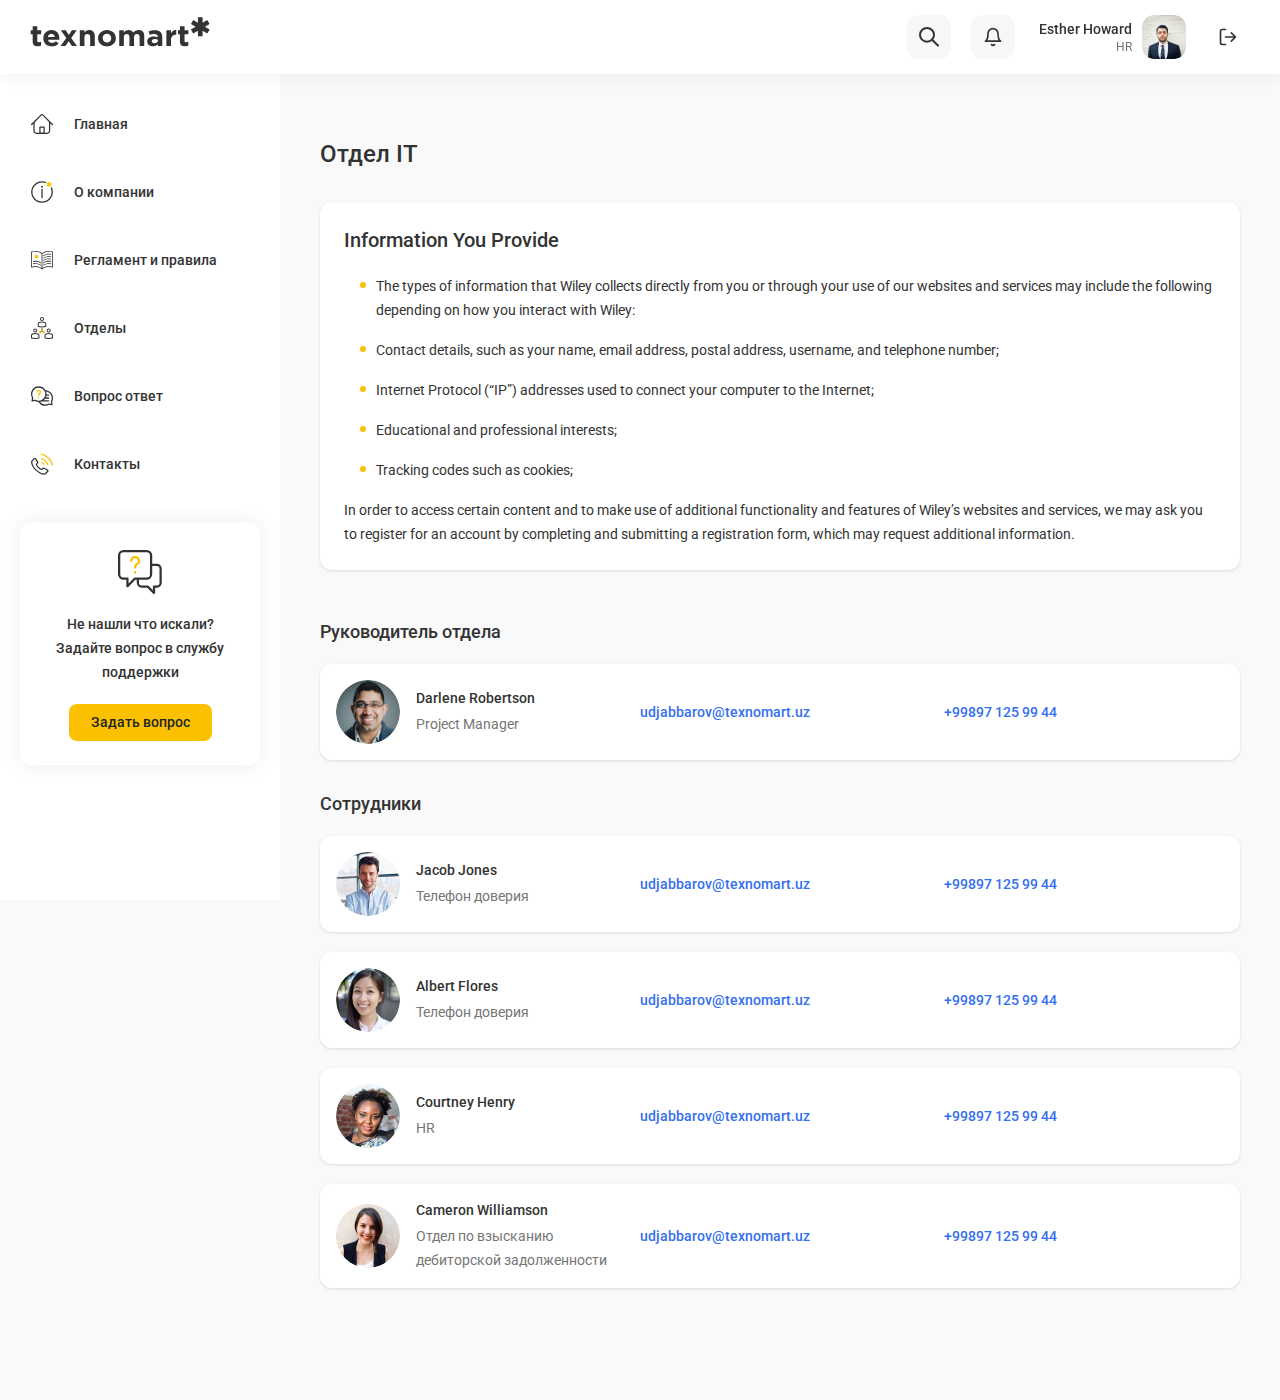
<file: otdel-single.html>
<!DOCTYPE html>
<html lang="ru">
	<head>
		<meta charset="utf-8">
		<meta http-equiv="X-UA-Compatible" content="IE=edge">
		<meta name="viewport" content="width=device-width">
		<link rel="stylesheet" href="./css/main.css?v=1642593532602">
	</head>
	<body>
		<script>
			window.data = {
				home: {"title":"гид&nbsp;по <br><span class=\"for-desktop\">бережному</span><span class=\"for-devices\">общению</span>","read":"Читать"},
			};
		</script>
		<div class="main-wrapper">
			<header class="header">
				<div class="header__left">
					<button class="navbar-toggler"><strong><span> </span><span> </span><span> </span></strong></button><a class="logo header__logo" href="/"><img src="images/texnomart-logo.svg" alt=""></a>
				</div>
				<div class="header__bar">
					<div class="header-search-wrap">
						<form class="header-search" action="#">
							<div class="search-close header-search__close">
								<svg>
									<use xlink:href="./images/sprites.svg#link-arr-2"></use>
								</svg>
							</div>
							<input class="header-search__input" type="text" value="" placeholder="Поиск">
							<input class="header-search__submit" type="submit" value="">
						</form><a class="header-icon header-search__btn" href="#"><span></span></a>
					</div><a class="header-icon header-notifications" href="/texnomart-wiki/profile.html"><span class="header-notifications__signal pulsate"></span>
						<svg>
							<use xlink:href="./images/sprites.svg#notifications-icon"></use>
						</svg></a><a class="header-account account-desc" href="/texnomart-wiki/profile.html">
						<div class="header-account__info">
							<div class="header-account__name line-h_20">Esther Howard</div>
							<div class="header-account__position font-size_12">HR</div>
						</div>
						<div class="header-account__image"><img src="images/header-profile.png" alt=""></div></a>
					<div class="dropstar header-drop account_mob"><a class="header-account" href="#" data-bs-toggle="dropdown" aria-expanded="false">
							<div class="header-account__info">
								<div class="header-account__name line-h_20">Esther Howard</div>
								<div class="header-account__position font-size_12">HR</div>
							</div>
							<div class="header-account__image"><img src="images/header-profile.png" alt=""></div></a>
						<ul class="dropdown-menu dropdown-menu-end">
							<li><a class="dropdown-item" href="#"> 
									<svg>
										<use xlink:href="./images/sprites.svg#prof"></use>
									</svg>Личный кабинет</a></li>
							<li><a class="dropdown-item" href="#"> 
									<svg>
										<use xlink:href="./images/sprites.svg#bell"></use>
									</svg>Уведомления</a></li>
							<li><a class="dropdown-item" href="#"> 
									<svg>
										<use xlink:href="./images/sprites.svg#out"></use>
									</svg>Выйти</a></li>
						</ul>
					</div><a class="header-icon header-logout" href="#">
						<svg>
							<use xlink:href="./images/sprites.svg#out"></use>
						</svg></a>
				</div>
			</header>
			<div class="content-wrapper">
				<div class="page-wrapper inner-page">
					<h1 class="font-size-24 inner-page__title mb-32">Отдел IT</h1>
					<div class="info-box box-default padding-24 content">
						<h2>Information You Provide</h2>
						<ul>
							<li>The types of information that Wiley collects directly from you or through your use of our websites and services may include the following depending on how you interact with Wiley:</li>
							<li>Contact details, such as your name, email address, postal address, username, and telephone number;</li>
							<li>Internet Protocol (“IP”) addresses used to connect your computer to the Internet;</li>
							<li>Educational and professional interests;</li>
							<li>Tracking codes such as cookies;</li>
						</ul>
						<p>In order to access certain content and to make use of additional functionality and features of Wiley’s websites and services, we may ask you to register for an account by completing and submitting a registration form, which may request additional information.</p>
					</div>
					<div class="command">
						<div class="command-group">
							<h2 class="command-group__title font-size-18">
								 Руководитель отдела</h2>
							<div class="command-group__list">
								<div class="command-item box-default padding-16">
									<div class="row align-items-center">
										<div class="col-md-4 d-flex command-item__left align-items-center">
											<div class="command-item__image"> <img src="images/command/img-1.jpg" alt=""></div>
											<div class="command-item__meta">
												<div class="command-item__name">Darlene Robertson</div>
												<div class="command-item__position">Project Manager</div>
											</div>
										</div>
										<div class="col-md-4"><a class="command-item__link" href="#">
												 udjabbarov@texnomart.uz</a></div>
										<div class="col-md-4"> <a class="command-item__link" href="#">
												 +99897 125 99 44 </a></div>
									</div>
								</div>
							</div>
						</div>
						<div class="command-group">
							<h2 class="command-group__title font-size-18">
								 Сотрудники</h2>
							<div class="command-group__list">
								<div class="command-item box-default padding-16">
									<div class="row align-items-center">
										<div class="col-md-4 d-flex command-item__left align-items-center">
											<div class="command-item__image"> <img src="images/command/img-2.jpg" alt=""></div>
											<div class="command-item__meta">
												<div class="command-item__name">Jacob Jones</div>
												<div class="command-item__position">Телефон доверия</div>
											</div>
										</div>
										<div class="col-md-4"><a class="command-item__link" href="#">
												 udjabbarov@texnomart.uz</a></div>
										<div class="col-md-4"> <a class="command-item__link" href="#">
												 +99897 125 99 44 </a></div>
									</div>
								</div>
								<div class="command-item box-default padding-16">
									<div class="row align-items-center">
										<div class="col-md-4 d-flex command-item__left align-items-center">
											<div class="command-item__image"> <img src="images/command/img-3.jpg" alt=""></div>
											<div class="command-item__meta">
												<div class="command-item__name">Albert Flores</div>
												<div class="command-item__position">Телефон доверия</div>
											</div>
										</div>
										<div class="col-md-4"><a class="command-item__link" href="#">
												 udjabbarov@texnomart.uz</a></div>
										<div class="col-md-4"> <a class="command-item__link" href="#">
												 +99897 125 99 44 </a></div>
									</div>
								</div>
								<div class="command-item box-default padding-16">
									<div class="row align-items-center">
										<div class="col-md-4 d-flex command-item__left align-items-center">
											<div class="command-item__image"> <img src="images/command/img-4.jpg" alt=""></div>
											<div class="command-item__meta">
												<div class="command-item__name">Courtney Henry</div>
												<div class="command-item__position">HR</div>
											</div>
										</div>
										<div class="col-md-4"><a class="command-item__link" href="#">
												 udjabbarov@texnomart.uz</a></div>
										<div class="col-md-4"> <a class="command-item__link" href="#">
												 +99897 125 99 44 </a></div>
									</div>
								</div>
								<div class="command-item box-default padding-16">
									<div class="row align-items-center">
										<div class="col-md-4 d-flex command-item__left align-items-center">
											<div class="command-item__image"> <img src="images/command/img-5.jpg" alt=""></div>
											<div class="command-item__meta">
												<div class="command-item__name">Cameron Williamson</div>
												<div class="command-item__position">Отдел по взысканию дебиторской задолженности</div>
											</div>
										</div>
										<div class="col-md-4"><a class="command-item__link" href="#">
												 udjabbarov@texnomart.uz</a></div>
										<div class="col-md-4"> <a class="command-item__link" href="#">
												 +99897 125 99 44 </a></div>
									</div>
								</div>
							</div>
						</div>
					</div>
				</div>
				<nav class="nav-sidebar">
					<ul class="nav-sidebar-list">
						<li><a href="/texnomart-wiki/home-2.html"><img src="images/home.svg" alt=""><span>Главная</span></a></li>
						<li><a href="/texnomart-wiki/content.html"><img src="images/company.svg" alt=""><span>О компании</span></a></li>
						<li><a href="/texnomart-wiki/reglament.html"><img src="images/pravila.svg" alt=""><span>Регламент и правила</span></a></li>
						<li><a href="/texnomart-wiki/otdel.html"><img src="images/otdel.svg" alt=""><span>Отделы</span></a></li>
						<li><a href="/texnomart-wiki/vopros-otvet.html"><img src="images/quest.svg" alt=""><span>Вопрос ответ</span></a></li>
						<li><a href="/texnomart-wiki/contacts.html"><img src="images/phone.svg" alt=""><span>Контакты</span></a></li>
					</ul>
					<div class="question-link"><img class="question-link__icon" src="images/questions_1195.svg" alt="">
						<div class="question-link__text"><span>Не нашли что искали?</span>	Задайте вопрос в службу поддержки</div><a class="btn btn-sm btn-default" href="#" data-bs-toggle="modal" data-bs-target="#questModal">
							 Задать вопрос</a>
					</div>
				</nav>
				<div class="modal modal_quest" id="questModal" tabindex="-1" aria-labelledby="questModal" aria-hidden="true">
					<div class="modal-dialog modal-dialog-centered">
						<div class="modal-content">
							<button class="modal-close" type="button" data-bs-dismiss="modal" aria-label="Close">
								<svg>
									<use xlink:href="./images/sprites.svg#close"></use>
								</svg>
							</button>
							<div class="modal-header">
								<h5 class="modal-title" id="modalVerticallyCenteredLabel">Задать свой вопрос</h5>
							</div>
							<form action="#"> 
								<div class="form-row">
									<div class="form-input">
										<input class="form-control form-input__field" type="text" value="">
										<label class="form-input__label">Введите имя и фамилию<span>*</span></label>
									</div>
								</div>
								<div class="form-row">
									<div class="form-input">
										<input class="form-control form-input__field" type="text" value="">
										<label class="form-input__label">Email <span>*</span></label>
									</div>
								</div>
								<div class="form-row">
									<div class="form-input">
										<textarea class="form-control form-input__field" type="text" value=""></textarea>
										<label class="form-input__label">Ваш вопрос<span>*</span></label>
									</div>
								</div>
								<div class="modal-buttons">
									<button class="btn btn-default btn-block">
										 Отправить вопрос</button>
								</div>
							</form>
						</div>
					</div>
				</div>
			</div>
			<div class="site__layer"></div>
		</div>
		<script>
			if (!('IntersectionObserver' in window)) {
				var script = document.createElement("script");
				script.src = "https://raw.githubusercontent.com/w3c/IntersectionObserver/master/polyfill/intersection-observer.js";
				document.getElementsByTagName('head')[0].appendChild(script);
			}
		</script>
		<script src="./js/vendor.js?v=1642593532602"></script>
		<script src="./js/main.js?v=1642593532602"></script>
	</body>
</html>
</file>
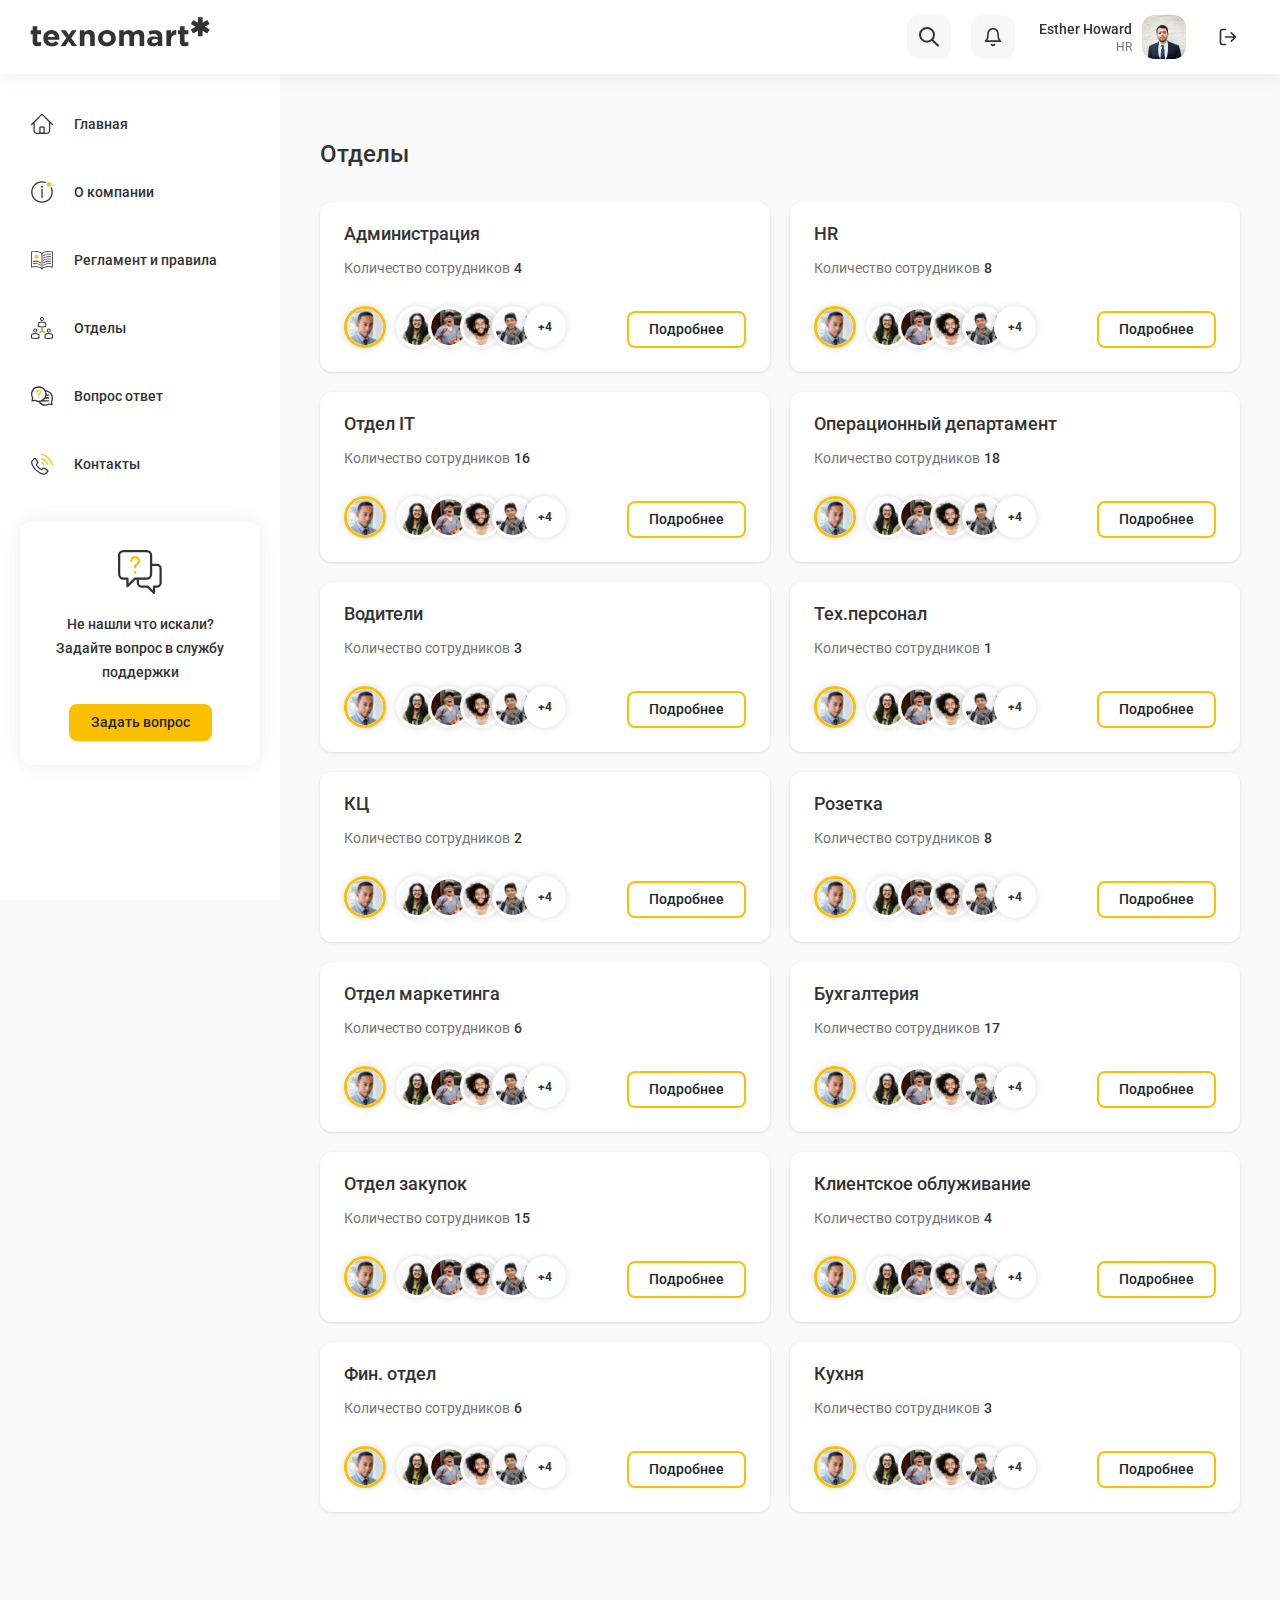
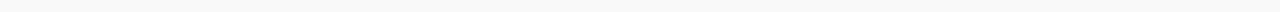
<file: otdel.html>
<!DOCTYPE html>
<html lang="ru">
	<head>
		<meta charset="utf-8">
		<meta http-equiv="X-UA-Compatible" content="IE=edge">
		<meta name="viewport" content="width=device-width">
		<link rel="stylesheet" href="./css/main.css?v=1642592555461">
	</head>
	<body>
		<script>
			window.data = {
				home: {"title":"гид&nbsp;по <br><span class=\"for-desktop\">бережному</span><span class=\"for-devices\">общению</span>","read":"Читать"},
			};
		</script>
		<div class="main-wrapper">
			<header class="header">
				<div class="header__left">
					<button class="navbar-toggler"><strong><span> </span><span> </span><span> </span></strong></button><a class="logo header__logo" href="/"><img src="images/texnomart-logo.svg" alt=""></a>
				</div>
				<div class="header__bar">
					<div class="header-search-wrap">
						<form class="header-search" action="#">
							<div class="search-close header-search__close">
								<svg>
									<use xlink:href="./images/sprites.svg#link-arr-2"></use>
								</svg>
							</div>
							<input class="header-search__input" type="text" value="" placeholder="Поиск">
							<input class="header-search__submit" type="submit" value="">
						</form><a class="header-icon header-search__btn" href="#"><span></span></a>
					</div><a class="header-icon header-notifications" href="/texnomart-wiki/profile.html"><span class="header-notifications__signal pulsate"></span>
						<svg>
							<use xlink:href="./images/sprites.svg#notifications-icon"></use>
						</svg></a><a class="header-account account-desc" href="/texnomart-wiki/profile.html" data-bs-toggle="dropdown" aria-expanded="false">
						<div class="header-account__info">
							<div class="header-account__name line-h_20">Esther Howard</div>
							<div class="header-account__position font-size_12">HR</div>
						</div>
						<div class="header-account__image"><img src="images/header-profile.png" alt=""></div></a>
					<div class="dropstar header-drop account_mob"><a class="header-account" href="#" data-bs-toggle="dropdown" aria-expanded="false">
							<div class="header-account__info">
								<div class="header-account__name line-h_20">Esther Howard</div>
								<div class="header-account__position font-size_12">HR</div>
							</div>
							<div class="header-account__image"><img src="images/header-profile.png" alt=""></div></a>
						<ul class="dropdown-menu dropdown-menu-end">
							<li><a class="dropdown-item" href="#"> 
									<svg>
										<use xlink:href="./images/sprites.svg#prof"></use>
									</svg>Личный кабинет</a></li>
							<li><a class="dropdown-item" href="#"> 
									<svg>
										<use xlink:href="./images/sprites.svg#bell"></use>
									</svg>Уведомления</a></li>
							<li><a class="dropdown-item" href="#"> 
									<svg>
										<use xlink:href="./images/sprites.svg#out"></use>
									</svg>Выйти</a></li>
						</ul>
					</div><a class="header-icon header-logout" href="#">
						<svg>
							<use xlink:href="./images/sprites.svg#out"></use>
						</svg></a>
				</div>
			</header>
			<div class="content-wrapper">
				<div class="page-wrapper inner-page">
					<h2 class="font-size-24 inner-page__title mb-32">Отделы</h2>
					<div class="row otdel-list grid-gutter-20">
						<div class="col-xl-6 col-12 grid-gutter-20__col">
							<div class="otdel-box box-default">
								<h3 class="otdel-box__name"> <a href="#">Администрация</a></h3>
								<div class="otdel-box__count font-size-14">Количество сотрудников<span>4</span></div>
								<div class="otdel-box__bottom"> 
									<div class="otdel-box__stack">
										<div class="otdel-box__avatar avatar avatar-sm otdel-box_lead"><a href="#" data-bs-target="#profile-detail-carousel" data-bs-slide-to="2" data-bs-toggle="modal"> <img src="images/avatars/img-1.jpg" alt=""></a></div>
										<div class="otdel-box__avatar avatar avatar-sm"><a href="#" data-bs-target="#profile-detail-carousel" data-bs-slide-to="1" data-bs-toggle="modal"> <img src="images/avatars/img-2.jpg" alt=""></a></div>
										<div class="otdel-box__avatar avatar avatar-sm"><a href="#" data-bs-target="#profile-detail-carousel" data-bs-slide-to="2" data-bs-toggle="modal"><img src="images/avatars/img-3.jpg" alt=""></a></div>
										<div class="otdel-box__avatar avatar avatar-sm"><a href="#" data-bs-target="#profile-detail-carousel" data-bs-slide-to="3" data-bs-toggle="modal"><img src="images/avatars/img-4.jpg" alt=""></a></div>
										<div class="otdel-box__avatar avatar avatar-sm"><a href="#" data-bs-target="#profile-detail-carousel" data-bs-slide-to="2" data-bs-toggle="modal"><img src="images/avatars/img-5.jpg" alt=""></a></div>
										<div class="otdel-box__avatar avatar avatar-sm">+4</div>
									</div><a class="btn btn-default-outline btn-sm otdel-box__btn" href="/texnomart-wiki/otdel-single.html">Подробнее</a>
								</div>
							</div>
						</div>
						<div class="col-xl-6 col-12 grid-gutter-20__col">
							<div class="otdel-box box-default">
								<h3 class="otdel-box__name"> <a href="#">HR</a></h3>
								<div class="otdel-box__count font-size-14">Количество сотрудников<span>8</span></div>
								<div class="otdel-box__bottom"> 
									<div class="otdel-box__stack">
										<div class="otdel-box__avatar avatar avatar-sm otdel-box_lead"><a href="#" data-bs-target="#profile-detail-carousel" data-bs-slide-to="2" data-bs-toggle="modal"> <img src="images/avatars/img-1.jpg" alt=""></a></div>
										<div class="otdel-box__avatar avatar avatar-sm"><a href="#" data-bs-target="#profile-detail-carousel" data-bs-slide-to="1" data-bs-toggle="modal"> <img src="images/avatars/img-2.jpg" alt=""></a></div>
										<div class="otdel-box__avatar avatar avatar-sm"><a href="#" data-bs-target="#profile-detail-carousel" data-bs-slide-to="2" data-bs-toggle="modal"><img src="images/avatars/img-3.jpg" alt=""></a></div>
										<div class="otdel-box__avatar avatar avatar-sm"><a href="#" data-bs-target="#profile-detail-carousel" data-bs-slide-to="3" data-bs-toggle="modal"><img src="images/avatars/img-4.jpg" alt=""></a></div>
										<div class="otdel-box__avatar avatar avatar-sm"><a href="#" data-bs-target="#profile-detail-carousel" data-bs-slide-to="2" data-bs-toggle="modal"><img src="images/avatars/img-5.jpg" alt=""></a></div>
										<div class="otdel-box__avatar avatar avatar-sm">+4</div>
									</div><a class="btn btn-default-outline btn-sm otdel-box__btn" href="/texnomart-wiki/otdel-single.html">Подробнее</a>
								</div>
							</div>
						</div>
						<div class="col-xl-6 col-12 grid-gutter-20__col">
							<div class="otdel-box box-default">
								<h3 class="otdel-box__name"> <a href="#">Отдел IT</a></h3>
								<div class="otdel-box__count font-size-14">Количество сотрудников<span>16</span></div>
								<div class="otdel-box__bottom"> 
									<div class="otdel-box__stack">
										<div class="otdel-box__avatar avatar avatar-sm otdel-box_lead"><a href="#" data-bs-target="#profile-detail-carousel" data-bs-slide-to="2" data-bs-toggle="modal"> <img src="images/avatars/img-1.jpg" alt=""></a></div>
										<div class="otdel-box__avatar avatar avatar-sm"><a href="#" data-bs-target="#profile-detail-carousel" data-bs-slide-to="1" data-bs-toggle="modal"> <img src="images/avatars/img-2.jpg" alt=""></a></div>
										<div class="otdel-box__avatar avatar avatar-sm"><a href="#" data-bs-target="#profile-detail-carousel" data-bs-slide-to="2" data-bs-toggle="modal"><img src="images/avatars/img-3.jpg" alt=""></a></div>
										<div class="otdel-box__avatar avatar avatar-sm"><a href="#" data-bs-target="#profile-detail-carousel" data-bs-slide-to="3" data-bs-toggle="modal"><img src="images/avatars/img-4.jpg" alt=""></a></div>
										<div class="otdel-box__avatar avatar avatar-sm"><a href="#" data-bs-target="#profile-detail-carousel" data-bs-slide-to="2" data-bs-toggle="modal"><img src="images/avatars/img-5.jpg" alt=""></a></div>
										<div class="otdel-box__avatar avatar avatar-sm">+4</div>
									</div><a class="btn btn-default-outline btn-sm otdel-box__btn" href="/texnomart-wiki/otdel-single.html">Подробнее</a>
								</div>
							</div>
						</div>
						<div class="col-xl-6 col-12 grid-gutter-20__col">
							<div class="otdel-box box-default">
								<h3 class="otdel-box__name"> <a href="#">Операционный департамент</a></h3>
								<div class="otdel-box__count font-size-14">Количество сотрудников<span>18</span></div>
								<div class="otdel-box__bottom"> 
									<div class="otdel-box__stack">
										<div class="otdel-box__avatar avatar avatar-sm otdel-box_lead"><a href="#" data-bs-target="#profile-detail-carousel" data-bs-slide-to="2" data-bs-toggle="modal"> <img src="images/avatars/img-1.jpg" alt=""></a></div>
										<div class="otdel-box__avatar avatar avatar-sm"><a href="#" data-bs-target="#profile-detail-carousel" data-bs-slide-to="1" data-bs-toggle="modal"> <img src="images/avatars/img-2.jpg" alt=""></a></div>
										<div class="otdel-box__avatar avatar avatar-sm"><a href="#" data-bs-target="#profile-detail-carousel" data-bs-slide-to="2" data-bs-toggle="modal"><img src="images/avatars/img-3.jpg" alt=""></a></div>
										<div class="otdel-box__avatar avatar avatar-sm"><a href="#" data-bs-target="#profile-detail-carousel" data-bs-slide-to="3" data-bs-toggle="modal"><img src="images/avatars/img-4.jpg" alt=""></a></div>
										<div class="otdel-box__avatar avatar avatar-sm"><a href="#" data-bs-target="#profile-detail-carousel" data-bs-slide-to="2" data-bs-toggle="modal"><img src="images/avatars/img-5.jpg" alt=""></a></div>
										<div class="otdel-box__avatar avatar avatar-sm">+4</div>
									</div><a class="btn btn-default-outline btn-sm otdel-box__btn" href="/texnomart-wiki/otdel-single.html">Подробнее</a>
								</div>
							</div>
						</div>
						<div class="col-xl-6 col-12 grid-gutter-20__col">
							<div class="otdel-box box-default">
								<h3 class="otdel-box__name"> <a href="#">Водители</a></h3>
								<div class="otdel-box__count font-size-14">Количество сотрудников<span>3</span></div>
								<div class="otdel-box__bottom"> 
									<div class="otdel-box__stack">
										<div class="otdel-box__avatar avatar avatar-sm otdel-box_lead"><a href="#" data-bs-target="#profile-detail-carousel" data-bs-slide-to="2" data-bs-toggle="modal"> <img src="images/avatars/img-1.jpg" alt=""></a></div>
										<div class="otdel-box__avatar avatar avatar-sm"><a href="#" data-bs-target="#profile-detail-carousel" data-bs-slide-to="1" data-bs-toggle="modal"> <img src="images/avatars/img-2.jpg" alt=""></a></div>
										<div class="otdel-box__avatar avatar avatar-sm"><a href="#" data-bs-target="#profile-detail-carousel" data-bs-slide-to="2" data-bs-toggle="modal"><img src="images/avatars/img-3.jpg" alt=""></a></div>
										<div class="otdel-box__avatar avatar avatar-sm"><a href="#" data-bs-target="#profile-detail-carousel" data-bs-slide-to="3" data-bs-toggle="modal"><img src="images/avatars/img-4.jpg" alt=""></a></div>
										<div class="otdel-box__avatar avatar avatar-sm"><a href="#" data-bs-target="#profile-detail-carousel" data-bs-slide-to="2" data-bs-toggle="modal"><img src="images/avatars/img-5.jpg" alt=""></a></div>
										<div class="otdel-box__avatar avatar avatar-sm">+4</div>
									</div><a class="btn btn-default-outline btn-sm otdel-box__btn" href="/texnomart-wiki/otdel-single.html">Подробнее</a>
								</div>
							</div>
						</div>
						<div class="col-xl-6 col-12 grid-gutter-20__col">
							<div class="otdel-box box-default">
								<h3 class="otdel-box__name"> <a href="#">Тех.персонал</a></h3>
								<div class="otdel-box__count font-size-14">Количество сотрудников<span>1</span></div>
								<div class="otdel-box__bottom"> 
									<div class="otdel-box__stack">
										<div class="otdel-box__avatar avatar avatar-sm otdel-box_lead"><a href="#" data-bs-target="#profile-detail-carousel" data-bs-slide-to="2" data-bs-toggle="modal"> <img src="images/avatars/img-1.jpg" alt=""></a></div>
										<div class="otdel-box__avatar avatar avatar-sm"><a href="#" data-bs-target="#profile-detail-carousel" data-bs-slide-to="1" data-bs-toggle="modal"> <img src="images/avatars/img-2.jpg" alt=""></a></div>
										<div class="otdel-box__avatar avatar avatar-sm"><a href="#" data-bs-target="#profile-detail-carousel" data-bs-slide-to="2" data-bs-toggle="modal"><img src="images/avatars/img-3.jpg" alt=""></a></div>
										<div class="otdel-box__avatar avatar avatar-sm"><a href="#" data-bs-target="#profile-detail-carousel" data-bs-slide-to="3" data-bs-toggle="modal"><img src="images/avatars/img-4.jpg" alt=""></a></div>
										<div class="otdel-box__avatar avatar avatar-sm"><a href="#" data-bs-target="#profile-detail-carousel" data-bs-slide-to="2" data-bs-toggle="modal"><img src="images/avatars/img-5.jpg" alt=""></a></div>
										<div class="otdel-box__avatar avatar avatar-sm">+4</div>
									</div><a class="btn btn-default-outline btn-sm otdel-box__btn" href="/texnomart-wiki/otdel-single.html">Подробнее</a>
								</div>
							</div>
						</div>
						<div class="col-xl-6 col-12 grid-gutter-20__col">
							<div class="otdel-box box-default">
								<h3 class="otdel-box__name"> <a href="#">КЦ</a></h3>
								<div class="otdel-box__count font-size-14">Количество сотрудников<span>2</span></div>
								<div class="otdel-box__bottom"> 
									<div class="otdel-box__stack">
										<div class="otdel-box__avatar avatar avatar-sm otdel-box_lead"><a href="#" data-bs-target="#profile-detail-carousel" data-bs-slide-to="2" data-bs-toggle="modal"> <img src="images/avatars/img-1.jpg" alt=""></a></div>
										<div class="otdel-box__avatar avatar avatar-sm"><a href="#" data-bs-target="#profile-detail-carousel" data-bs-slide-to="1" data-bs-toggle="modal"> <img src="images/avatars/img-2.jpg" alt=""></a></div>
										<div class="otdel-box__avatar avatar avatar-sm"><a href="#" data-bs-target="#profile-detail-carousel" data-bs-slide-to="2" data-bs-toggle="modal"><img src="images/avatars/img-3.jpg" alt=""></a></div>
										<div class="otdel-box__avatar avatar avatar-sm"><a href="#" data-bs-target="#profile-detail-carousel" data-bs-slide-to="3" data-bs-toggle="modal"><img src="images/avatars/img-4.jpg" alt=""></a></div>
										<div class="otdel-box__avatar avatar avatar-sm"><a href="#" data-bs-target="#profile-detail-carousel" data-bs-slide-to="2" data-bs-toggle="modal"><img src="images/avatars/img-5.jpg" alt=""></a></div>
										<div class="otdel-box__avatar avatar avatar-sm">+4</div>
									</div><a class="btn btn-default-outline btn-sm otdel-box__btn" href="/texnomart-wiki/otdel-single.html">Подробнее</a>
								</div>
							</div>
						</div>
						<div class="col-xl-6 col-12 grid-gutter-20__col">
							<div class="otdel-box box-default">
								<h3 class="otdel-box__name"> <a href="#">Розетка</a></h3>
								<div class="otdel-box__count font-size-14">Количество сотрудников<span>8</span></div>
								<div class="otdel-box__bottom"> 
									<div class="otdel-box__stack">
										<div class="otdel-box__avatar avatar avatar-sm otdel-box_lead"><a href="#" data-bs-target="#profile-detail-carousel" data-bs-slide-to="2" data-bs-toggle="modal"> <img src="images/avatars/img-1.jpg" alt=""></a></div>
										<div class="otdel-box__avatar avatar avatar-sm"><a href="#" data-bs-target="#profile-detail-carousel" data-bs-slide-to="1" data-bs-toggle="modal"> <img src="images/avatars/img-2.jpg" alt=""></a></div>
										<div class="otdel-box__avatar avatar avatar-sm"><a href="#" data-bs-target="#profile-detail-carousel" data-bs-slide-to="2" data-bs-toggle="modal"><img src="images/avatars/img-3.jpg" alt=""></a></div>
										<div class="otdel-box__avatar avatar avatar-sm"><a href="#" data-bs-target="#profile-detail-carousel" data-bs-slide-to="3" data-bs-toggle="modal"><img src="images/avatars/img-4.jpg" alt=""></a></div>
										<div class="otdel-box__avatar avatar avatar-sm"><a href="#" data-bs-target="#profile-detail-carousel" data-bs-slide-to="2" data-bs-toggle="modal"><img src="images/avatars/img-5.jpg" alt=""></a></div>
										<div class="otdel-box__avatar avatar avatar-sm">+4</div>
									</div><a class="btn btn-default-outline btn-sm otdel-box__btn" href="/texnomart-wiki/otdel-single.html">Подробнее</a>
								</div>
							</div>
						</div>
						<div class="col-xl-6 col-12 grid-gutter-20__col">
							<div class="otdel-box box-default">
								<h3 class="otdel-box__name"> <a href="#">Отдел маркетинга</a></h3>
								<div class="otdel-box__count font-size-14">Количество сотрудников<span>6</span></div>
								<div class="otdel-box__bottom"> 
									<div class="otdel-box__stack">
										<div class="otdel-box__avatar avatar avatar-sm otdel-box_lead"><a href="#" data-bs-target="#profile-detail-carousel" data-bs-slide-to="2" data-bs-toggle="modal"> <img src="images/avatars/img-1.jpg" alt=""></a></div>
										<div class="otdel-box__avatar avatar avatar-sm"><a href="#" data-bs-target="#profile-detail-carousel" data-bs-slide-to="1" data-bs-toggle="modal"> <img src="images/avatars/img-2.jpg" alt=""></a></div>
										<div class="otdel-box__avatar avatar avatar-sm"><a href="#" data-bs-target="#profile-detail-carousel" data-bs-slide-to="2" data-bs-toggle="modal"><img src="images/avatars/img-3.jpg" alt=""></a></div>
										<div class="otdel-box__avatar avatar avatar-sm"><a href="#" data-bs-target="#profile-detail-carousel" data-bs-slide-to="3" data-bs-toggle="modal"><img src="images/avatars/img-4.jpg" alt=""></a></div>
										<div class="otdel-box__avatar avatar avatar-sm"><a href="#" data-bs-target="#profile-detail-carousel" data-bs-slide-to="2" data-bs-toggle="modal"><img src="images/avatars/img-5.jpg" alt=""></a></div>
										<div class="otdel-box__avatar avatar avatar-sm">+4</div>
									</div><a class="btn btn-default-outline btn-sm otdel-box__btn" href="/texnomart-wiki/otdel-single.html">Подробнее</a>
								</div>
							</div>
						</div>
						<div class="col-xl-6 col-12 grid-gutter-20__col">
							<div class="otdel-box box-default">
								<h3 class="otdel-box__name"> <a href="#">Бухгалтерия</a></h3>
								<div class="otdel-box__count font-size-14">Количество сотрудников<span>17</span></div>
								<div class="otdel-box__bottom"> 
									<div class="otdel-box__stack">
										<div class="otdel-box__avatar avatar avatar-sm otdel-box_lead"><a href="#" data-bs-target="#profile-detail-carousel" data-bs-slide-to="2" data-bs-toggle="modal"> <img src="images/avatars/img-1.jpg" alt=""></a></div>
										<div class="otdel-box__avatar avatar avatar-sm"><a href="#" data-bs-target="#profile-detail-carousel" data-bs-slide-to="1" data-bs-toggle="modal"> <img src="images/avatars/img-2.jpg" alt=""></a></div>
										<div class="otdel-box__avatar avatar avatar-sm"><a href="#" data-bs-target="#profile-detail-carousel" data-bs-slide-to="2" data-bs-toggle="modal"><img src="images/avatars/img-3.jpg" alt=""></a></div>
										<div class="otdel-box__avatar avatar avatar-sm"><a href="#" data-bs-target="#profile-detail-carousel" data-bs-slide-to="3" data-bs-toggle="modal"><img src="images/avatars/img-4.jpg" alt=""></a></div>
										<div class="otdel-box__avatar avatar avatar-sm"><a href="#" data-bs-target="#profile-detail-carousel" data-bs-slide-to="2" data-bs-toggle="modal"><img src="images/avatars/img-5.jpg" alt=""></a></div>
										<div class="otdel-box__avatar avatar avatar-sm">+4</div>
									</div><a class="btn btn-default-outline btn-sm otdel-box__btn" href="/texnomart-wiki/otdel-single.html">Подробнее</a>
								</div>
							</div>
						</div>
						<div class="col-xl-6 col-12 grid-gutter-20__col">
							<div class="otdel-box box-default">
								<h3 class="otdel-box__name"> <a href="#">Отдел закупок</a></h3>
								<div class="otdel-box__count font-size-14">Количество сотрудников<span>15</span></div>
								<div class="otdel-box__bottom"> 
									<div class="otdel-box__stack">
										<div class="otdel-box__avatar avatar avatar-sm otdel-box_lead"><a href="#" data-bs-target="#profile-detail-carousel" data-bs-slide-to="2" data-bs-toggle="modal"> <img src="images/avatars/img-1.jpg" alt=""></a></div>
										<div class="otdel-box__avatar avatar avatar-sm"><a href="#" data-bs-target="#profile-detail-carousel" data-bs-slide-to="1" data-bs-toggle="modal"> <img src="images/avatars/img-2.jpg" alt=""></a></div>
										<div class="otdel-box__avatar avatar avatar-sm"><a href="#" data-bs-target="#profile-detail-carousel" data-bs-slide-to="2" data-bs-toggle="modal"><img src="images/avatars/img-3.jpg" alt=""></a></div>
										<div class="otdel-box__avatar avatar avatar-sm"><a href="#" data-bs-target="#profile-detail-carousel" data-bs-slide-to="3" data-bs-toggle="modal"><img src="images/avatars/img-4.jpg" alt=""></a></div>
										<div class="otdel-box__avatar avatar avatar-sm"><a href="#" data-bs-target="#profile-detail-carousel" data-bs-slide-to="2" data-bs-toggle="modal"><img src="images/avatars/img-5.jpg" alt=""></a></div>
										<div class="otdel-box__avatar avatar avatar-sm">+4</div>
									</div><a class="btn btn-default-outline btn-sm otdel-box__btn" href="/texnomart-wiki/otdel-single.html">Подробнее</a>
								</div>
							</div>
						</div>
						<div class="col-xl-6 col-12 grid-gutter-20__col">
							<div class="otdel-box box-default">
								<h3 class="otdel-box__name"> <a href="#">Клиентское облуживание</a></h3>
								<div class="otdel-box__count font-size-14">Количество сотрудников<span>4</span></div>
								<div class="otdel-box__bottom"> 
									<div class="otdel-box__stack">
										<div class="otdel-box__avatar avatar avatar-sm otdel-box_lead"><a href="#" data-bs-target="#profile-detail-carousel" data-bs-slide-to="2" data-bs-toggle="modal"> <img src="images/avatars/img-1.jpg" alt=""></a></div>
										<div class="otdel-box__avatar avatar avatar-sm"><a href="#" data-bs-target="#profile-detail-carousel" data-bs-slide-to="1" data-bs-toggle="modal"> <img src="images/avatars/img-2.jpg" alt=""></a></div>
										<div class="otdel-box__avatar avatar avatar-sm"><a href="#" data-bs-target="#profile-detail-carousel" data-bs-slide-to="2" data-bs-toggle="modal"><img src="images/avatars/img-3.jpg" alt=""></a></div>
										<div class="otdel-box__avatar avatar avatar-sm"><a href="#" data-bs-target="#profile-detail-carousel" data-bs-slide-to="3" data-bs-toggle="modal"><img src="images/avatars/img-4.jpg" alt=""></a></div>
										<div class="otdel-box__avatar avatar avatar-sm"><a href="#" data-bs-target="#profile-detail-carousel" data-bs-slide-to="2" data-bs-toggle="modal"><img src="images/avatars/img-5.jpg" alt=""></a></div>
										<div class="otdel-box__avatar avatar avatar-sm">+4</div>
									</div><a class="btn btn-default-outline btn-sm otdel-box__btn" href="/texnomart-wiki/otdel-single.html">Подробнее</a>
								</div>
							</div>
						</div>
						<div class="col-xl-6 col-12 grid-gutter-20__col">
							<div class="otdel-box box-default">
								<h3 class="otdel-box__name"> <a href="#">Фин. отдел</a></h3>
								<div class="otdel-box__count font-size-14">Количество сотрудников<span>6</span></div>
								<div class="otdel-box__bottom"> 
									<div class="otdel-box__stack">
										<div class="otdel-box__avatar avatar avatar-sm otdel-box_lead"><a href="#" data-bs-target="#profile-detail-carousel" data-bs-slide-to="2" data-bs-toggle="modal"> <img src="images/avatars/img-1.jpg" alt=""></a></div>
										<div class="otdel-box__avatar avatar avatar-sm"><a href="#" data-bs-target="#profile-detail-carousel" data-bs-slide-to="1" data-bs-toggle="modal"> <img src="images/avatars/img-2.jpg" alt=""></a></div>
										<div class="otdel-box__avatar avatar avatar-sm"><a href="#" data-bs-target="#profile-detail-carousel" data-bs-slide-to="2" data-bs-toggle="modal"><img src="images/avatars/img-3.jpg" alt=""></a></div>
										<div class="otdel-box__avatar avatar avatar-sm"><a href="#" data-bs-target="#profile-detail-carousel" data-bs-slide-to="3" data-bs-toggle="modal"><img src="images/avatars/img-4.jpg" alt=""></a></div>
										<div class="otdel-box__avatar avatar avatar-sm"><a href="#" data-bs-target="#profile-detail-carousel" data-bs-slide-to="2" data-bs-toggle="modal"><img src="images/avatars/img-5.jpg" alt=""></a></div>
										<div class="otdel-box__avatar avatar avatar-sm">+4</div>
									</div><a class="btn btn-default-outline btn-sm otdel-box__btn" href="/texnomart-wiki/otdel-single.html">Подробнее</a>
								</div>
							</div>
						</div>
						<div class="col-xl-6 col-12 grid-gutter-20__col">
							<div class="otdel-box box-default">
								<h3 class="otdel-box__name"> <a href="#">Кухня</a></h3>
								<div class="otdel-box__count font-size-14">Количество сотрудников<span>3</span></div>
								<div class="otdel-box__bottom"> 
									<div class="otdel-box__stack">
										<div class="otdel-box__avatar avatar avatar-sm otdel-box_lead"><a href="#" data-bs-target="#profile-detail-carousel" data-bs-slide-to="2" data-bs-toggle="modal"> <img src="images/avatars/img-1.jpg" alt=""></a></div>
										<div class="otdel-box__avatar avatar avatar-sm"><a href="#" data-bs-target="#profile-detail-carousel" data-bs-slide-to="1" data-bs-toggle="modal"> <img src="images/avatars/img-2.jpg" alt=""></a></div>
										<div class="otdel-box__avatar avatar avatar-sm"><a href="#" data-bs-target="#profile-detail-carousel" data-bs-slide-to="2" data-bs-toggle="modal"><img src="images/avatars/img-3.jpg" alt=""></a></div>
										<div class="otdel-box__avatar avatar avatar-sm"><a href="#" data-bs-target="#profile-detail-carousel" data-bs-slide-to="3" data-bs-toggle="modal"><img src="images/avatars/img-4.jpg" alt=""></a></div>
										<div class="otdel-box__avatar avatar avatar-sm"><a href="#" data-bs-target="#profile-detail-carousel" data-bs-slide-to="2" data-bs-toggle="modal"><img src="images/avatars/img-5.jpg" alt=""></a></div>
										<div class="otdel-box__avatar avatar avatar-sm">+4</div>
									</div><a class="btn btn-default-outline btn-sm otdel-box__btn" href="/texnomart-wiki/otdel-single.html">Подробнее</a>
								</div>
							</div>
						</div>
					</div>
					<!-- Modal
					<div class="mbr-slider modal carousel-fade fade carousel slide lazy" id="lb-gallery-1" data-interval="false" data-ride="carousel" tabindex="-1" role="dialog" aria-labelledby="exampleModalLabel" aria-hidden="true">
						<div class="modal-dialog">
							<div class="modal-content">
								<div class="modal-body">
									<div class="carousel-inner" role="listbox">
										<div class="carousel-item active"><img src="images/adventor.jpg" alt=""></div>
										<div class="carousel-item"><img src="" data-lazy-load-src="images/resto.jpg" alt=""></div>
										<div class="carousel-item"><img src="" data-lazy-load-src="images/ca-2x.jpg" alt=""></div>
									</div><a class="carousel-control carousel-control-prev" role="button" data-slide="prev" href="#lb-gallery-1"></a><a class="carousel-control carousel-control-next" role="button" data-slide="next" href="#lb-gallery-1"></a><a class="close" href="#" role="button" data-dismiss="modal"><span class="icon-close"></span></a>
								</div>
							</div>
						</div>
					</div>
					
					
					-->
					<div class="modal profile-detail-miodal fade profile-detail-carousel carousel slide" id="profile-detail-carousel" tabindex="-1" aria-labelledby="exampleModalLabel" aria-hidden="true" data-bs-ride="carousel" data-bs-interval="false">
						<div class="modal-dialog">
							<div class="modal-content">
								<button class="modal-close" type="button" data-bs-dismiss="modal" aria-label="Close">
									<svg>
										<use xlink:href="./images/sprites.svg#close"></use>
									</svg>
								</button>
								<div class="carousel-inner">
									<div class="carousel-item active">
										<div class="profile-detail">
											<div class="profile-detail__image"><img src="images/full-photo.jpg" alt="..."></div>
											<h3 class="profile-detail__name font-size-24">Миржалол Мирхомитов</h3>
											<div class="profile-detail__position font-size-16 font-weight-500">Front-end master</div>
											<div class="profile-detail__time font-size-14">Пн-Пт(09:00 - 18:00)</div>
											<ul class="profile-detail__contacts">
												<li><span>тел.: </span><a href="tel:+99897 125 99 44">+99897 125 99 44</a></li>
												<li><span>email:</span><a href="mailto: example@mail.com ">example@mail.com</a></li>
											</ul>
										</div>
									</div>
									<div class="carousel-item">
										<div class="profile-detail">
											<div class="profile-detail__image"><img src="images/full-photo.jpg" alt="..."></div>
											<h3 class="profile-detail__name font-size-24">Миржалол Мирхомитов 2</h3>
											<div class="profile-detail__position font-size-16 font-weight-500">Front-end master</div>
											<div class="profile-detail__time font-size-14">Пн-Пт(09:00 - 18:00)</div>
											<ul class="profile-detail__contacts">
												<li><span>тел.: </span><a href="tel:+99897 125 99 44">+99897 125 99 44</a></li>
												<li><span>email:</span><a href="mailto: example@mail.com ">example@mail.com</a></li>
											</ul>
										</div>
									</div>
									<div class="carousel-item">
										<div class="profile-detail">
											<div class="profile-detail__image"><img src="images/full-photo.jpg" alt="..."></div>
											<h3 class="profile-detail__name font-size-24">Миржалол Мирхомитов 3</h3>
											<div class="profile-detail__position font-size-16 font-weight-500">Front-end master</div>
											<div class="profile-detail__time font-size-14">Пн-Пт(09:00 - 18:00)</div>
											<ul class="profile-detail__contacts">
												<li><span>тел.: </span><a href="tel:+99897 125 99 44">+99897 125 99 44</a></li>
												<li><span>email:</span><a href="mailto: example@mail.com ">example@mail.com</a></li>
											</ul>
										</div>
									</div>
								</div>
								<button class="carousel-control-prev" type="button" data-bs-target="#profile-detail-carousel" data-bs-slide="prev"><span class="carousel-control-prev-icon" aria-hidden="true"></span><span class="visually-hidden">Предыдущий</span></button>
								<button class="carousel-control-next" type="button" data-bs-target="#profile-detail-carousel" data-bs-slide="next"><span class="carousel-control-next-icon" aria-hidden="true"></span><span class="visually-hidden">Следующий</span></button>
							</div>
						</div>
					</div>
				</div>
				<nav class="nav-sidebar">
					<ul class="nav-sidebar-list">
						<li><a href="/texnomart-wiki/home-2.html"><img src="images/home.svg" alt=""><span>Главная</span></a></li>
						<li><a href="/texnomart-wiki/content.html"><img src="images/company.svg" alt=""><span>О компании</span></a></li>
						<li><a href="/texnomart-wiki/reglament.html"><img src="images/pravila.svg" alt=""><span>Регламент и правила</span></a></li>
						<li><a href="/texnomart-wiki/otdel.html"><img src="images/otdel.svg" alt=""><span>Отделы</span></a></li>
						<li><a href="/texnomart-wiki/vopros-otvet.html"><img src="images/quest.svg" alt=""><span>Вопрос ответ</span></a></li>
						<li><a href="/texnomart-wiki/contacts.html"><img src="images/phone.svg" alt=""><span>Контакты</span></a></li>
					</ul>
					<div class="question-link"><img class="question-link__icon" src="images/questions_1195.svg" alt="">
						<div class="question-link__text"><span>Не нашли что искали?</span>	Задайте вопрос в службу поддержки</div><a class="btn btn-sm btn-default" href="#" data-bs-toggle="modal" data-bs-target="#questModal">
							 Задать вопрос</a>
					</div>
				</nav>
				<div class="modal modal_quest" id="questModal" tabindex="-1" aria-labelledby="questModal" aria-hidden="true">
					<div class="modal-dialog modal-dialog-centered">
						<div class="modal-content">
							<button class="modal-close" type="button" data-bs-dismiss="modal" aria-label="Close">
								<svg>
									<use xlink:href="./images/sprites.svg#close"></use>
								</svg>
							</button>
							<div class="modal-header">
								<h5 class="modal-title" id="modalVerticallyCenteredLabel">Задать свой вопрос</h5>
							</div>
							<form action="#"> 
								<div class="form-row">
									<div class="form-input">
										<input class="form-control form-input__field" type="text" value="">
										<label class="form-input__label">Введите имя и фамилию<span>*</span></label>
									</div>
								</div>
								<div class="form-row">
									<div class="form-input">
										<input class="form-control form-input__field" type="text" value="">
										<label class="form-input__label">Email <span>*</span></label>
									</div>
								</div>
								<div class="form-row">
									<div class="form-input">
										<textarea class="form-control form-input__field" type="text" value=""></textarea>
										<label class="form-input__label">Ваш вопрос<span>*</span></label>
									</div>
								</div>
								<div class="modal-buttons">
									<button class="btn btn-default btn-block">
										 Отправить вопрос</button>
								</div>
							</form>
						</div>
					</div>
				</div>
			</div>
			<div class="site__layer"></div>
		</div>
		<script>
			if (!('IntersectionObserver' in window)) {
				var script = document.createElement("script");
				script.src = "https://raw.githubusercontent.com/w3c/IntersectionObserver/master/polyfill/intersection-observer.js";
				document.getElementsByTagName('head')[0].appendChild(script);
			}
		</script>
		<script src="./js/vendor.js?v=1642592555461"></script>
		<script src="./js/main.js?v=1642592555461"></script>
	</body>
</html>
</file>
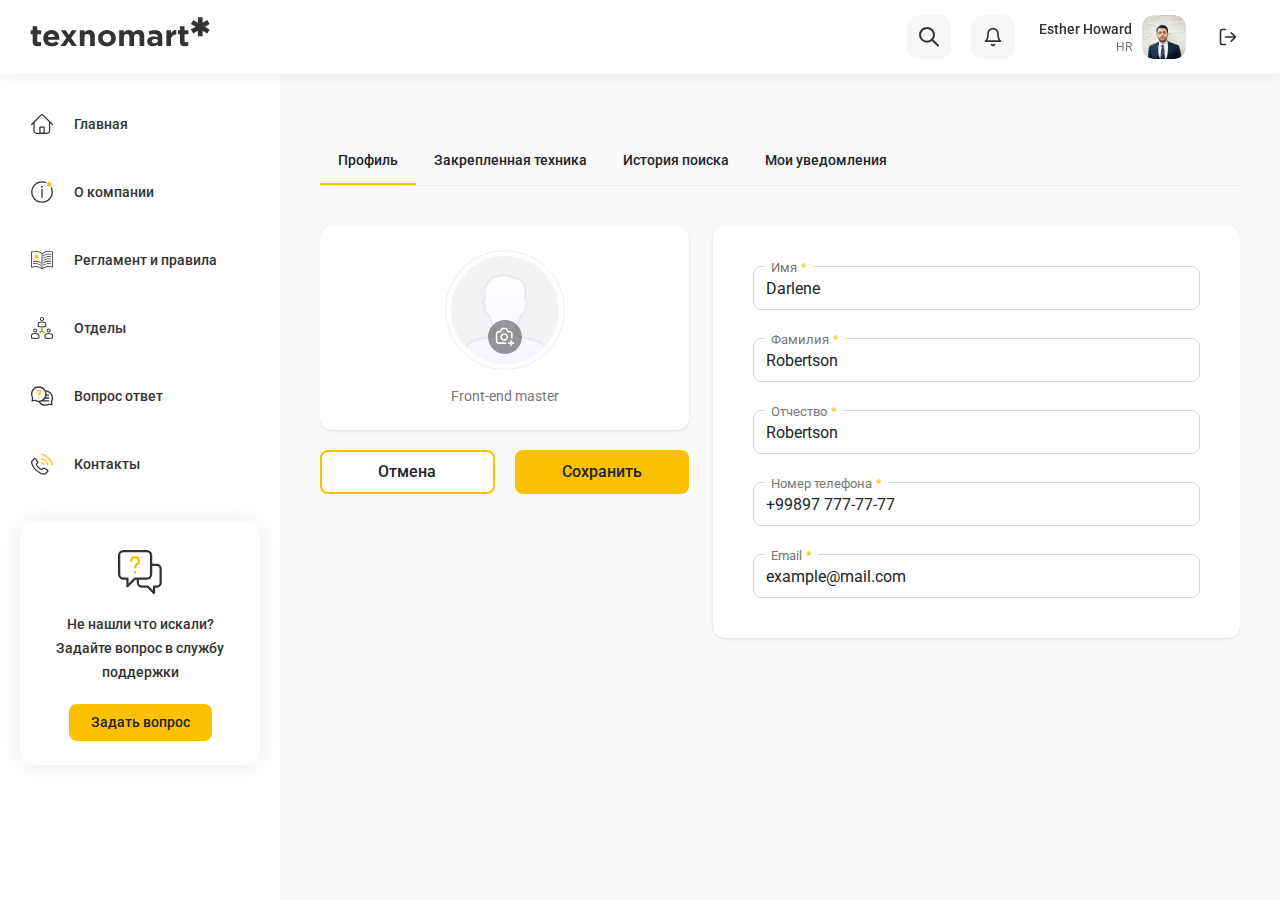
<file: profile.html>
<!DOCTYPE html>
<html lang="ru">
	<head>
		<meta charset="utf-8">
		<meta http-equiv="X-UA-Compatible" content="IE=edge">
		<meta name="viewport" content="width=device-width">
		<link rel="stylesheet" href="./css/main.css?v=1642593532833">
	</head>
	<body>
		<script>
			window.data = {
				home: {"title":"гид&nbsp;по <br><span class=\"for-desktop\">бережному</span><span class=\"for-devices\">общению</span>","read":"Читать"},
			};
		</script>
		<div class="main-wrapper">
			<header class="header">
				<div class="header__left">
					<button class="navbar-toggler"><strong><span> </span><span> </span><span> </span></strong></button><a class="logo header__logo" href="/"><img src="images/texnomart-logo.svg" alt=""></a>
				</div>
				<div class="header__bar">
					<div class="header-search-wrap">
						<form class="header-search" action="#">
							<div class="search-close header-search__close">
								<svg>
									<use xlink:href="./images/sprites.svg#link-arr-2"></use>
								</svg>
							</div>
							<input class="header-search__input" type="text" value="" placeholder="Поиск">
							<input class="header-search__submit" type="submit" value="">
						</form><a class="header-icon header-search__btn" href="#"><span></span></a>
					</div><a class="header-icon header-notifications" href="/texnomart-wiki/profile.html"><span class="header-notifications__signal pulsate"></span>
						<svg>
							<use xlink:href="./images/sprites.svg#notifications-icon"></use>
						</svg></a><a class="header-account account-desc" href="/texnomart-wiki/profile.html">
						<div class="header-account__info">
							<div class="header-account__name line-h_20">Esther Howard</div>
							<div class="header-account__position font-size_12">HR</div>
						</div>
						<div class="header-account__image"><img src="images/header-profile.png" alt=""></div></a>
					<div class="dropstar header-drop account_mob"><a class="header-account" href="#" data-bs-toggle="dropdown" aria-expanded="false">
							<div class="header-account__info">
								<div class="header-account__name line-h_20">Esther Howard</div>
								<div class="header-account__position font-size_12">HR</div>
							</div>
							<div class="header-account__image"><img src="images/header-profile.png" alt=""></div></a>
						<ul class="dropdown-menu dropdown-menu-end">
							<li><a class="dropdown-item" href="#"> 
									<svg>
										<use xlink:href="./images/sprites.svg#prof"></use>
									</svg>Личный кабинет</a></li>
							<li><a class="dropdown-item" href="#"> 
									<svg>
										<use xlink:href="./images/sprites.svg#bell"></use>
									</svg>Уведомления</a></li>
							<li><a class="dropdown-item" href="#"> 
									<svg>
										<use xlink:href="./images/sprites.svg#out"></use>
									</svg>Выйти</a></li>
						</ul>
					</div><a class="header-icon header-logout" href="#">
						<svg>
							<use xlink:href="./images/sprites.svg#out"></use>
						</svg></a>
				</div>
			</header>
			<div class="content-wrapper">
				<div class="page-wrapper inner-page">
					<div class="profile-tabs tabs tabs_line">
						<ul class="tabs-navi">
							<li class="tabs-navi__li current_tab"><a class="tabs-navi__tab btn btn-sm" href="#">Профиль</a></li>
							<li class="tabs-navi__li"><a class="tabs-navi__tab btn btn-sm" href="#">Закрепленная техника</a></li>
							<li class="tabs-navi__li"><a class="tabs-navi__tab btn btn-sm" href="#">История поиска</a></li>
							<li class="tabs-navi__li"><a class="tabs-navi__tab btn btn-sm" href="#">Мои уведомления</a></li>
						</ul>
						<div class="tabs-content-wrap">
							<div class="tabs-content-wrap__tab active_tab">
								<div class="profile">
									<div class="row"> 
										<div class="col-xxl-4 col-lg-5"> 
											<div class="profile__left"> 
												<div class="box-default profile__meta padding-24">
													<div class="profile__image">
														<input class="filepond" type="file" data-style-panel-layout="compact" data-image-preview-height="120" data-image-crop-aspect-ratio="1:3" data-image-resize-target-width="120" data-image-resize-target-height="120">
													</div>
													<div class="profile__position font-size-14">Front-end master</div>
												</div>
												<ul class="profile__buttons">
													<li> <a class="btn btn-default-outline" href="#">
															 Отмена</a></li>
													<li> <a class="btn btn-default" href="#">Сохранить</a></li>
												</ul>
											</div>
										</div>
										<div class="col-xxl-8 col-lg-7"> 
											<div class="box-default padding-40">
												<div class="form-row">
													<div class="form-input active">
														<input class="form-control form-input__field" type="text" value="Darlene">
														<label class="form-input__label">Имя<span>*</span></label>
													</div>
												</div>
												<div class="form-row">
													<div class="form-input active">
														<input class="form-control form-input__field" type="text" value="Robertson">
														<label class="form-input__label">Фамилия<span>*</span></label>
													</div>
												</div>
												<div class="form-row">
													<div class="form-input active">
														<input class="form-control form-input__field" type="text" value="Robertson">
														<label class="form-input__label">Отчество<span>*</span></label>
													</div>
												</div>
												<div class="form-row">
													<div class="form-input active">
														<input class="form-control form-input__field" type="text" value="+99897 777-77-77">
														<label class="form-input__label">Номер телефона<span>*</span></label>
													</div>
												</div>
												<div class="form-row">
													<div class="form-input active">
														<input class="form-control form-input__field" type="text" value="example@mail.com">
														<label class="form-input__label">Email<span>*			</span></label>
													</div>
												</div>
											</div>
										</div>
									</div>
								</div>
							</div>
							<div class="tabs-content-wrap__tab">
								<div class="box-default profile-tech padding-24">
									<h2 class="font-size-24 box-default__title profile-tech__title">Закрепленная техника</h2>
									<div class="accordion accordion_type-2 accordion_tech">
										<div class="accordion-item">
											<div class="accordion-heading">
												<div class="accordion-heading__left"> <span class="accordion-heading__toggle">
														<svg>
															<use xlink:href="./images/sprites.svg#small-arrow-down"></use>
														</svg></span>
													<h3 class="accordion__title">Ноутбук Lenovo E41-25 81FSS00U00</h3>
												</div>
												<div class="accordion-heading__right">1шт.</div>
											</div>
											<div class="accordion-toggle">
												<div class="accordion-toggle__inner">
													<ul class="options-list">
														<li class="option options-list__item"><span class="option__param">
																 Тип процессора</span><span class="option__znach">Intel Core i5 10400F 2.9 ГГц</span></li>
														<li class="option options-list__item"><span class="option__param">
																 Оперативная память (RAM)</span><span class="option__znach">8 ГБ</span></li>
														<li class="option options-list__item"><span class="option__param">
																 Графический контроллер</span><span class="option__znach">GeForce GTX 1650</span></li>
														<li class="option options-list__item"><span class="option__param">
																 Объем видеопамяти</span><span class="option__znach">4 ГБ</span></li>
														<li class="option options-list__item"><span class="option__param">
																 Объем SSD</span><span class="option__znach">512 ГБ</span></li>
													</ul>
												</div>
											</div>
										</div>
										<div class="accordion-item">
											<div class="accordion-heading">
												<div class="accordion-heading__left"> <span class="accordion-heading__toggle">
														<svg>
															<use xlink:href="./images/sprites.svg#small-arrow-down"></use>
														</svg></span>
													<h3 class="accordion__title">Монитор HP X27q (2V7U5AA)</h3>
												</div>
												<div class="accordion-heading__right">1шт.</div>
											</div>
											<div class="accordion-toggle">
												<div class="accordion-toggle__inner">
													<ul class="options-list">
														<li class="option options-list__item"><span class="option__param">
																 Тип процессора</span><span class="option__znach">Intel Core i5 10400F 2.9 ГГц</span></li>
														<li class="option options-list__item"><span class="option__param">
																 Оперативная память (RAM)</span><span class="option__znach">8 ГБ</span></li>
														<li class="option options-list__item"><span class="option__param">
																 Графический контроллер</span><span class="option__znach">GeForce GTX 1650</span></li>
														<li class="option options-list__item"><span class="option__param">
																 Объем видеопамяти</span><span class="option__znach">4 ГБ</span></li>
														<li class="option options-list__item"><span class="option__param">
																 Объем SSD</span><span class="option__znach">512 ГБ</span></li>
													</ul>
												</div>
											</div>
										</div>
									</div>
								</div>
							</div>
							<div class="tabs-content-wrap__tab">
								<div class="box-default profile-tech padding-24">
									<h2 class="font-size-24 box-default__title">История поиска</h2>
									<div class="history-links">
										<div class="history-link">
											<div class="history-link__date date">
												<svg class="date__icon">
													<use xlink:href="./images/sprites.svg#daily"></use>
												</svg><span class="date__text">08 Августа 2021</span>
											</div>
											<ul class="history-link__list history-list box-default padding-20 bd-radius-8">
												<li class="history-list__link"><a href="#">
														 Во сколько обед</a><a class="history-list__del" href="#">
														<svg>
															<use xlink:href="./images/sprites.svg#close"></use>
														</svg></a></li>
												<li class="history-list__link"><a href="#">
														 Как выключить компьютер</a><a class="history-list__del" href="#">
														<svg>
															<use xlink:href="./images/sprites.svg#close"></use>
														</svg></a></li>
											</ul>
										</div>
										<div class="history-link">
											<div class="history-link__date date">
												<svg class="date__icon">
													<use xlink:href="./images/sprites.svg#daily"></use>
												</svg><span class="date__text">08 Августа 2021</span>
											</div>
											<ul class="history-link__list history-list box-default padding-20 bd-radius-8">
												<li class="history-list__link"><a href="#">
														 Во сколько обед</a><a class="history-list__del" href="#">
														<svg>
															<use xlink:href="./images/sprites.svg#close"></use>
														</svg></a></li>
												<li class="history-list__link"><a href="#">
														 Как выключить компьютер</a><a class="history-list__del" href="#">
														<svg>
															<use xlink:href="./images/sprites.svg#close"></use>
														</svg></a></li>
											</ul>
										</div>
									</div>
								</div>
							</div>
							<div class="tabs-content-wrap__tab">
								<div class="box-default profile-message-list padding-24">
									<h2 class="font-size-24 profile-message-list__title box-default__title">Мои уведомления</h2>
									<div class="profile-message-item">
										<div class="profile-message">
											<div class="profile-message__avatar"><img src="images/Frame4066.png" alt=""></div>
											<div class="profile-message__meta">
												<div class="profile-message__name">Служба поддержки Texnomart</div>
												<div class="profile-message__date">20.12.2021</div>
											</div>
											<div class="profile-message__detail">
												<div class="profile-message__answer"><span>Ответ:</span><strong>
														 Как настроить компьютер?</strong></div>
												<div class="profile-message__quest">
													<p>Aliqua id fugiat nostrud irure ex duis ea quis id quis ad et. Sunt qui esse pariatur duis deserunt mollit dolore cillum minim tempor enim. Elit aute irure tempor cupidatat incididunt sint deserunt ut voluptate aute id deserunt nisi.</p>
												</div><a class="profile-message__reply" href="#" data-bs-toggle="modal" data-bs-target="#replyModal">
													<svg>
														<use xlink:href="./images/sprites.svg#reply"></use>
													</svg>Ответить</a>
											</div>
										</div>
										<div class="profile-message profile-message_reply">
											<div class="profile-message__avatar"><img src="images/full-photo.jpg" alt=""></div>
											<div class="profile-message__meta">
												<div class="profile-message__name">Esther Howard</div>
												<div class="profile-message__date">20.12.2021</div>
											</div>
											<div class="profile-message__detail">
												<div class="profile-message__quest">
													<p>Aliqua id fugiat nostrud irure ex duis ea quis id quis ad et. Sunt qui esse pariatur duis deserunt mollit dolore cillum minim tempor enim. Elit aute irure tempor cupidatat incididunt sint deserunt ut voluptate aute id deserunt nisi.</p>
												</div>
											</div>
										</div>
									</div>
									<div class="profile-message-item">
										<div class="profile-message">
											<div class="profile-message__avatar"><img src="images/Frame4066.png" alt=""></div>
											<div class="profile-message__meta">
												<div class="profile-message__name">Esther Howard</div>
												<div class="profile-message__date">20.12.2021</div>
											</div>
											<div class="profile-message__detail">
												<div class="profile-message__quest">
													<p>Aliqua id fugiat nostrud irure ex duis ea quis id quis ad et. Sunt qui esse pariatur duis deserunt mollit dolore cillum minim tempor enim. Elit aute irure tempor cupidatat incididunt sint deserunt ut voluptate aute id deserunt nisi.</p>
												</div><a class="profile-message__reply" href="#" data-bs-toggle="modal" data-bs-target="#replyModal">
													<svg>
														<use xlink:href="./images/sprites.svg#reply"></use>
													</svg>Ответить</a>
											</div>
										</div>
									</div>
								</div>
							</div>
						</div>
					</div>
				</div>
				<div class="modal modal_quest" id="replyModal" tabindex="-1" aria-labelledby="Modal" aria-hidden="true">
					<div class="modal-dialog modal-dialog-centered">
						<div class="modal-content">
							<button class="modal-close" type="button" data-bs-dismiss="modal" aria-label="Close">
								<svg>
									<use xlink:href="./images/sprites.svg#close"></use>
								</svg>
							</button>
							<div class="modal-header">
								<h5 class="modal-title" id="modalVerticallyCenteredLabel">Ваш ответ</h5>
							</div>
							<form action="#"> 
								<div class="form-row">
									<div class="form-input">
										<textarea class="form-control form-input__field" type="text" value=""></textarea>
										<label class="form-input__label">Ответ<span>*</span></label>
									</div>
								</div>
								<div class="modal-buttons">
									<button class="btn btn-default btn-block">
										 Отправить </button>
								</div>
							</form>
						</div>
					</div>
				</div>
				<nav class="nav-sidebar">
					<ul class="nav-sidebar-list">
						<li><a href="/texnomart-wiki/home-2.html"><img src="images/home.svg" alt=""><span>Главная</span></a></li>
						<li><a href="/texnomart-wiki/content.html"><img src="images/company.svg" alt=""><span>О компании</span></a></li>
						<li><a href="/texnomart-wiki/reglament.html"><img src="images/pravila.svg" alt=""><span>Регламент и правила</span></a></li>
						<li><a href="/texnomart-wiki/otdel.html"><img src="images/otdel.svg" alt=""><span>Отделы</span></a></li>
						<li><a href="/texnomart-wiki/vopros-otvet.html"><img src="images/quest.svg" alt=""><span>Вопрос ответ</span></a></li>
						<li><a href="/texnomart-wiki/contacts.html"><img src="images/phone.svg" alt=""><span>Контакты</span></a></li>
					</ul>
					<div class="question-link"><img class="question-link__icon" src="images/questions_1195.svg" alt="">
						<div class="question-link__text"><span>Не нашли что искали?</span>	Задайте вопрос в службу поддержки</div><a class="btn btn-sm btn-default" href="#" data-bs-toggle="modal" data-bs-target="#questModal">
							 Задать вопрос</a>
					</div>
				</nav>
				<div class="modal modal_quest" id="questModal" tabindex="-1" aria-labelledby="questModal" aria-hidden="true">
					<div class="modal-dialog modal-dialog-centered">
						<div class="modal-content">
							<button class="modal-close" type="button" data-bs-dismiss="modal" aria-label="Close">
								<svg>
									<use xlink:href="./images/sprites.svg#close"></use>
								</svg>
							</button>
							<div class="modal-header">
								<h5 class="modal-title" id="modalVerticallyCenteredLabel">Задать свой вопрос</h5>
							</div>
							<form action="#"> 
								<div class="form-row">
									<div class="form-input">
										<input class="form-control form-input__field" type="text" value="">
										<label class="form-input__label">Введите имя и фамилию<span>*</span></label>
									</div>
								</div>
								<div class="form-row">
									<div class="form-input">
										<input class="form-control form-input__field" type="text" value="">
										<label class="form-input__label">Email <span>*</span></label>
									</div>
								</div>
								<div class="form-row">
									<div class="form-input">
										<textarea class="form-control form-input__field" type="text" value=""></textarea>
										<label class="form-input__label">Ваш вопрос<span>*</span></label>
									</div>
								</div>
								<div class="modal-buttons">
									<button class="btn btn-default btn-block">
										 Отправить вопрос</button>
								</div>
							</form>
						</div>
					</div>
				</div>
			</div>
			<div class="site__layer"></div>
		</div>
		<script>
			if (!('IntersectionObserver' in window)) {
				var script = document.createElement("script");
				script.src = "https://raw.githubusercontent.com/w3c/IntersectionObserver/master/polyfill/intersection-observer.js";
				document.getElementsByTagName('head')[0].appendChild(script);
			}
		</script>
		<script src="./js/vendor.js?v=1642593532833"></script>
		<script src="./js/main.js?v=1642593532833"></script>
	</body>
</html>
</file>
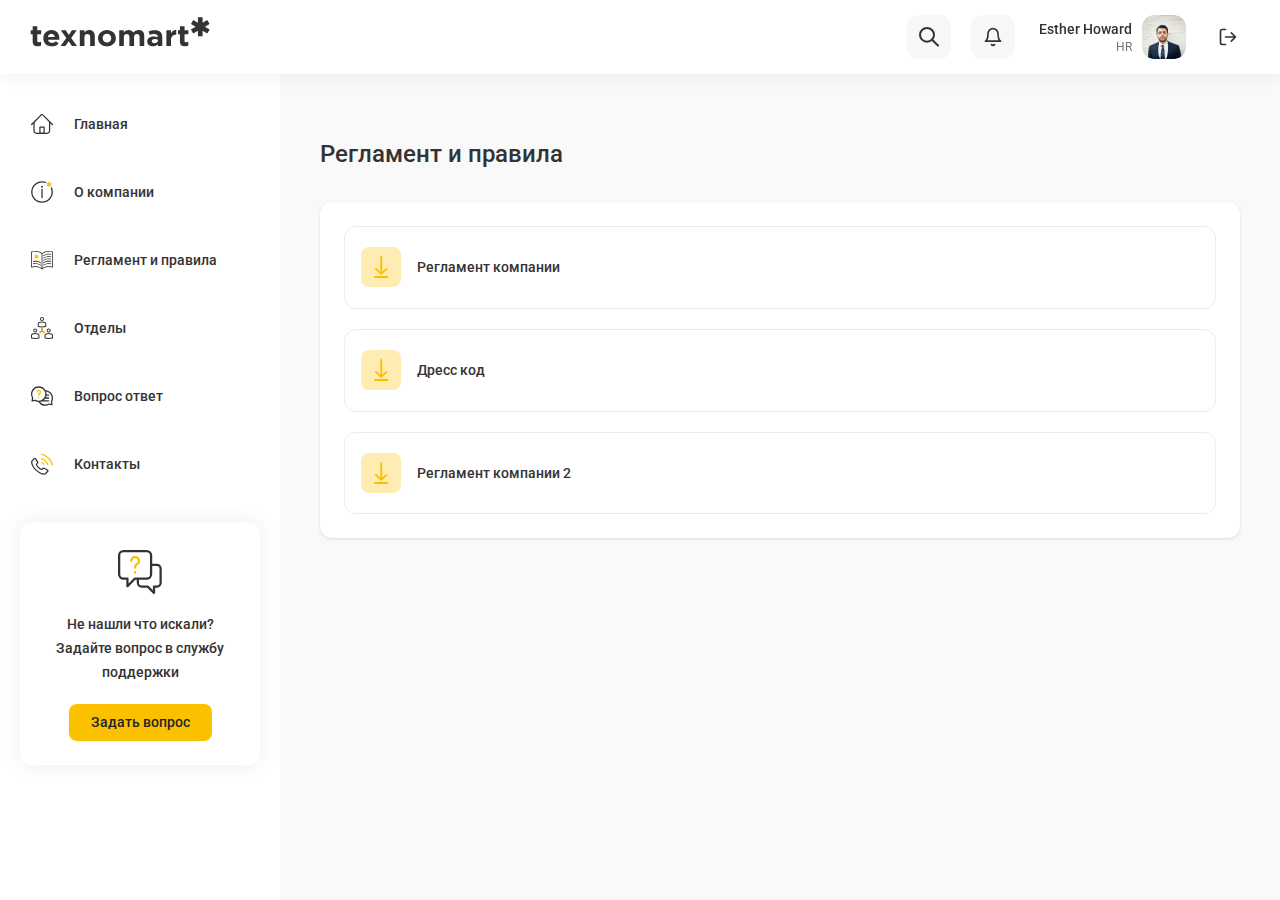
<file: reglament.html>
<!DOCTYPE html>
<html lang="ru">
	<head>
		<meta charset="utf-8">
		<meta http-equiv="X-UA-Compatible" content="IE=edge">
		<meta name="viewport" content="width=device-width">
		<link rel="stylesheet" href="./css/main.css?v=1642593532916">
	</head>
	<body>
		<script>
			window.data = {
				home: {"title":"гид&nbsp;по <br><span class=\"for-desktop\">бережному</span><span class=\"for-devices\">общению</span>","read":"Читать"},
			};
		</script>
		<div class="main-wrapper">
			<header class="header">
				<div class="header__left">
					<button class="navbar-toggler"><strong><span> </span><span> </span><span> </span></strong></button><a class="logo header__logo" href="/"><img src="images/texnomart-logo.svg" alt=""></a>
				</div>
				<div class="header__bar">
					<div class="header-search-wrap">
						<form class="header-search" action="#">
							<div class="search-close header-search__close">
								<svg>
									<use xlink:href="./images/sprites.svg#link-arr-2"></use>
								</svg>
							</div>
							<input class="header-search__input" type="text" value="" placeholder="Поиск">
							<input class="header-search__submit" type="submit" value="">
						</form><a class="header-icon header-search__btn" href="#"><span></span></a>
					</div><a class="header-icon header-notifications" href="/texnomart-wiki/profile.html"><span class="header-notifications__signal pulsate"></span>
						<svg>
							<use xlink:href="./images/sprites.svg#notifications-icon"></use>
						</svg></a><a class="header-account account-desc" href="/texnomart-wiki/profile.html">
						<div class="header-account__info">
							<div class="header-account__name line-h_20">Esther Howard</div>
							<div class="header-account__position font-size_12">HR</div>
						</div>
						<div class="header-account__image"><img src="images/header-profile.png" alt=""></div></a>
					<div class="dropstar header-drop account_mob"><a class="header-account" href="#" data-bs-toggle="dropdown" aria-expanded="false">
							<div class="header-account__info">
								<div class="header-account__name line-h_20">Esther Howard</div>
								<div class="header-account__position font-size_12">HR</div>
							</div>
							<div class="header-account__image"><img src="images/header-profile.png" alt=""></div></a>
						<ul class="dropdown-menu dropdown-menu-end">
							<li><a class="dropdown-item" href="#"> 
									<svg>
										<use xlink:href="./images/sprites.svg#prof"></use>
									</svg>Личный кабинет</a></li>
							<li><a class="dropdown-item" href="#"> 
									<svg>
										<use xlink:href="./images/sprites.svg#bell"></use>
									</svg>Уведомления</a></li>
							<li><a class="dropdown-item" href="#"> 
									<svg>
										<use xlink:href="./images/sprites.svg#out"></use>
									</svg>Выйти</a></li>
						</ul>
					</div><a class="header-icon header-logout" href="#">
						<svg>
							<use xlink:href="./images/sprites.svg#out"></use>
						</svg></a>
				</div>
			</header>
			<div class="content-wrapper">
				<div class="page-wrapper inner-page">
					<h1 class="font-size-24 inner-page__title mb-32">Регламент и правила</h1>
					<div class="box-default padding-24 files"><a class="file-box padding-16 bd-radius-12" href="#">
							<div class="file-box__icon"> 
								<svg>
									<use xlink:href="./images/sprites.svg#download"></use>
								</svg>
							</div>
							<h3 class="file-box__title">Регламент компании </h3></a><a class="file-box padding-16 bd-radius-12" href="#">
							<div class="file-box__icon"> 
								<svg>
									<use xlink:href="./images/sprites.svg#download"></use>
								</svg>
							</div>
							<h3 class="file-box__title">Дресс код</h3></a><a class="file-box padding-16 bd-radius-12" href="#">
							<div class="file-box__icon"> 
								<svg>
									<use xlink:href="./images/sprites.svg#download"></use>
								</svg>
							</div>
							<h3 class="file-box__title">Регламент компании 2	</h3></a></div>
				</div>
				<nav class="nav-sidebar">
					<ul class="nav-sidebar-list">
						<li><a href="/texnomart-wiki/home-2.html"><img src="images/home.svg" alt=""><span>Главная</span></a></li>
						<li><a href="/texnomart-wiki/content.html"><img src="images/company.svg" alt=""><span>О компании</span></a></li>
						<li><a href="/texnomart-wiki/reglament.html"><img src="images/pravila.svg" alt=""><span>Регламент и правила</span></a></li>
						<li><a href="/texnomart-wiki/otdel.html"><img src="images/otdel.svg" alt=""><span>Отделы</span></a></li>
						<li><a href="/texnomart-wiki/vopros-otvet.html"><img src="images/quest.svg" alt=""><span>Вопрос ответ</span></a></li>
						<li><a href="/texnomart-wiki/contacts.html"><img src="images/phone.svg" alt=""><span>Контакты</span></a></li>
					</ul>
					<div class="question-link"><img class="question-link__icon" src="images/questions_1195.svg" alt="">
						<div class="question-link__text"><span>Не нашли что искали?</span>	Задайте вопрос в службу поддержки</div><a class="btn btn-sm btn-default" href="#" data-bs-toggle="modal" data-bs-target="#questModal">
							 Задать вопрос</a>
					</div>
				</nav>
				<div class="modal modal_quest" id="questModal" tabindex="-1" aria-labelledby="questModal" aria-hidden="true">
					<div class="modal-dialog modal-dialog-centered">
						<div class="modal-content">
							<button class="modal-close" type="button" data-bs-dismiss="modal" aria-label="Close">
								<svg>
									<use xlink:href="./images/sprites.svg#close"></use>
								</svg>
							</button>
							<div class="modal-header">
								<h5 class="modal-title" id="modalVerticallyCenteredLabel">Задать свой вопрос</h5>
							</div>
							<form action="#"> 
								<div class="form-row">
									<div class="form-input">
										<input class="form-control form-input__field" type="text" value="">
										<label class="form-input__label">Введите имя и фамилию<span>*</span></label>
									</div>
								</div>
								<div class="form-row">
									<div class="form-input">
										<input class="form-control form-input__field" type="text" value="">
										<label class="form-input__label">Email <span>*</span></label>
									</div>
								</div>
								<div class="form-row">
									<div class="form-input">
										<textarea class="form-control form-input__field" type="text" value=""></textarea>
										<label class="form-input__label">Ваш вопрос<span>*</span></label>
									</div>
								</div>
								<div class="modal-buttons">
									<button class="btn btn-default btn-block">
										 Отправить вопрос</button>
								</div>
							</form>
						</div>
					</div>
				</div>
			</div>
			<div class="site__layer"></div>
		</div>
		<script>
			if (!('IntersectionObserver' in window)) {
				var script = document.createElement("script");
				script.src = "https://raw.githubusercontent.com/w3c/IntersectionObserver/master/polyfill/intersection-observer.js";
				document.getElementsByTagName('head')[0].appendChild(script);
			}
		</script>
		<script src="./js/vendor.js?v=1642593532916"></script>
		<script src="./js/main.js?v=1642593532916"></script>
	</body>
</html>
</file>
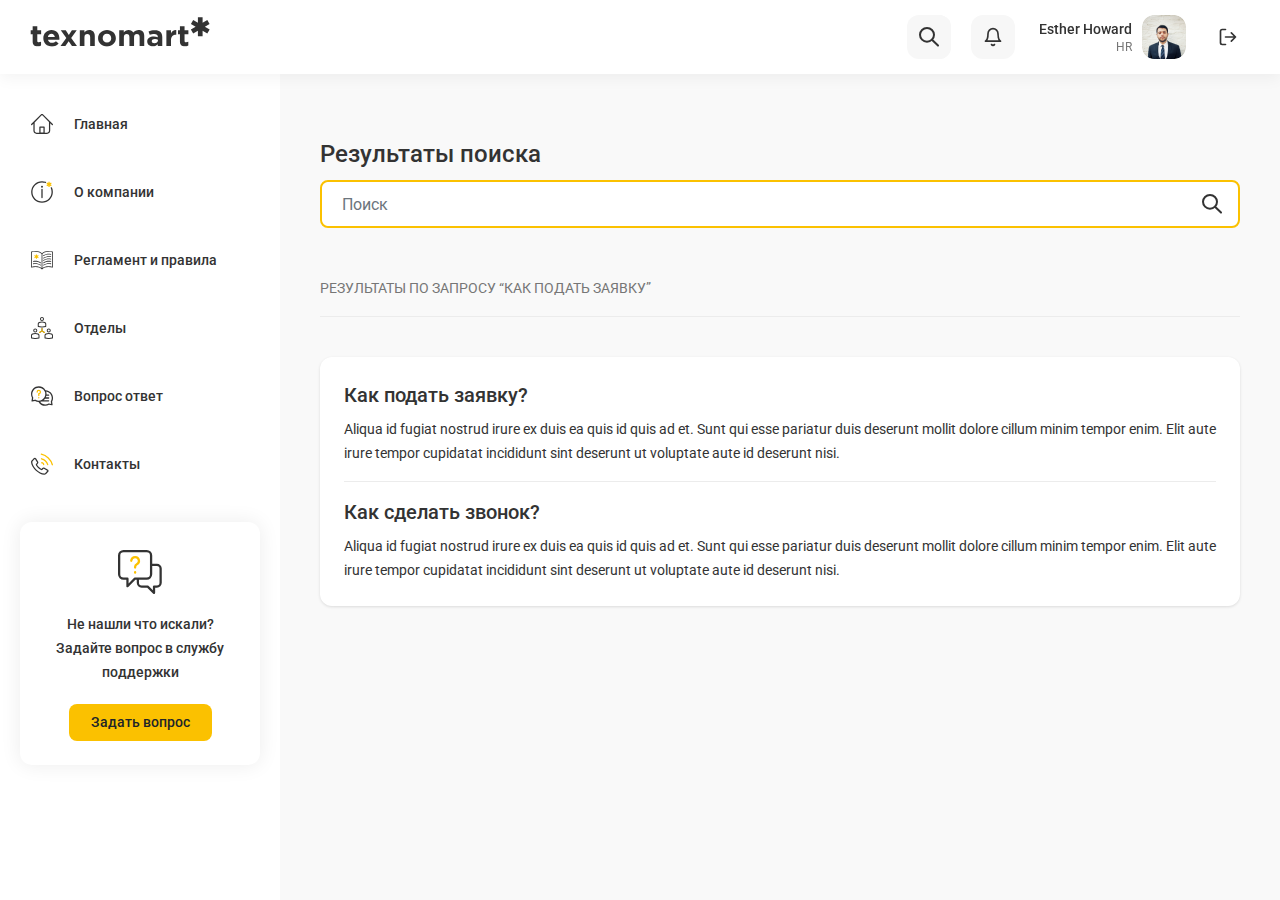
<file: search-results.html>
<!DOCTYPE html>
<html lang="ru">
	<head>
		<meta charset="utf-8">
		<meta http-equiv="X-UA-Compatible" content="IE=edge">
		<meta name="viewport" content="width=device-width">
		<link rel="stylesheet" href="./css/main.css?v=1642593533001">
	</head>
	<body>
		<script>
			window.data = {
				home: {"title":"гид&nbsp;по <br><span class=\"for-desktop\">бережному</span><span class=\"for-devices\">общению</span>","read":"Читать"},
			};
		</script>
		<div class="main-wrapper">
			<header class="header">
				<div class="header__left">
					<button class="navbar-toggler"><strong><span> </span><span> </span><span> </span></strong></button><a class="logo header__logo" href="/"><img src="images/texnomart-logo.svg" alt=""></a>
				</div>
				<div class="header__bar">
					<div class="header-search-wrap">
						<form class="header-search" action="#">
							<div class="search-close header-search__close">
								<svg>
									<use xlink:href="./images/sprites.svg#link-arr-2"></use>
								</svg>
							</div>
							<input class="header-search__input" type="text" value="" placeholder="Поиск">
							<input class="header-search__submit" type="submit" value="">
						</form><a class="header-icon header-search__btn" href="#"><span></span></a>
					</div><a class="header-icon header-notifications" href="/texnomart-wiki/profile.html"><span class="header-notifications__signal pulsate"></span>
						<svg>
							<use xlink:href="./images/sprites.svg#notifications-icon"></use>
						</svg></a><a class="header-account account-desc" href="/texnomart-wiki/profile.html">
						<div class="header-account__info">
							<div class="header-account__name line-h_20">Esther Howard</div>
							<div class="header-account__position font-size_12">HR</div>
						</div>
						<div class="header-account__image"><img src="images/header-profile.png" alt=""></div></a>
					<div class="dropstar header-drop account_mob"><a class="header-account" href="#" data-bs-toggle="dropdown" aria-expanded="false">
							<div class="header-account__info">
								<div class="header-account__name line-h_20">Esther Howard</div>
								<div class="header-account__position font-size_12">HR</div>
							</div>
							<div class="header-account__image"><img src="images/header-profile.png" alt=""></div></a>
						<ul class="dropdown-menu dropdown-menu-end">
							<li><a class="dropdown-item" href="#"> 
									<svg>
										<use xlink:href="./images/sprites.svg#prof"></use>
									</svg>Личный кабинет</a></li>
							<li><a class="dropdown-item" href="#"> 
									<svg>
										<use xlink:href="./images/sprites.svg#bell"></use>
									</svg>Уведомления</a></li>
							<li><a class="dropdown-item" href="#"> 
									<svg>
										<use xlink:href="./images/sprites.svg#out"></use>
									</svg>Выйти</a></li>
						</ul>
					</div><a class="header-icon header-logout" href="#">
						<svg>
							<use xlink:href="./images/sprites.svg#out"></use>
						</svg></a>
				</div>
			</header>
			<div class="content-wrapper">
				<div class="page-wrapper inner-page">
					<div class="main-search">
						<h2 class="font-size-24 main-search__title">Результаты поиска</h2>
						<form class="main-search-field">
							<input class="main-search-field__input form-control" type="text" placeholder="Поиск">
							<button class="main-search-field__btn btn"><img src="images/Icon_search.svg" alt=""></button>
						</form>
					</div>
					<div class="results-search">
						<div class="results-search__val">РЕЗУЛЬТАТЫ ПО ЗАПРОСУ “КАК ПОДАТЬ ЗАЯВКУ”</div>
						<div class="results-list-wrap box-default padding-24">
							<ul class="results-list">
								<li class="results-list__item"> 
									<h4 class="results-list__title font-size-20">Как подать заявку?</h4>
									<p>
										Aliqua id fugiat nostrud irure ex duis ea quis id quis ad et. 
										Sunt qui esse pariatur duis deserunt mollit dolore cillum minim tempor enim. 
										Elit aute irure tempor cupidatat incididunt sint deserunt ut voluptate aute id deserunt nisi.
									</p>
								</li>
								<li class="results-list__item">
									<h4 class="results-list__title font-size-20">Как сделать звонок?</h4>
									<p>
										Aliqua id fugiat nostrud irure ex duis ea quis id quis ad et. 
										Sunt qui esse pariatur duis deserunt mollit dolore cillum minim tempor enim. 
										Elit aute irure tempor cupidatat incididunt sint deserunt ut voluptate aute id deserunt nisi.
									</p>
								</li>
							</ul>
						</div>
					</div>
				</div>
				<nav class="nav-sidebar">
					<ul class="nav-sidebar-list">
						<li><a href="/texnomart-wiki/home-2.html"><img src="images/home.svg" alt=""><span>Главная</span></a></li>
						<li><a href="/texnomart-wiki/content.html"><img src="images/company.svg" alt=""><span>О компании</span></a></li>
						<li><a href="/texnomart-wiki/reglament.html"><img src="images/pravila.svg" alt=""><span>Регламент и правила</span></a></li>
						<li><a href="/texnomart-wiki/otdel.html"><img src="images/otdel.svg" alt=""><span>Отделы</span></a></li>
						<li><a href="/texnomart-wiki/vopros-otvet.html"><img src="images/quest.svg" alt=""><span>Вопрос ответ</span></a></li>
						<li><a href="/texnomart-wiki/contacts.html"><img src="images/phone.svg" alt=""><span>Контакты</span></a></li>
					</ul>
					<div class="question-link"><img class="question-link__icon" src="images/questions_1195.svg" alt="">
						<div class="question-link__text"><span>Не нашли что искали?</span>	Задайте вопрос в службу поддержки</div><a class="btn btn-sm btn-default" href="#" data-bs-toggle="modal" data-bs-target="#questModal">
							 Задать вопрос</a>
					</div>
				</nav>
				<div class="modal modal_quest" id="questModal" tabindex="-1" aria-labelledby="questModal" aria-hidden="true">
					<div class="modal-dialog modal-dialog-centered">
						<div class="modal-content">
							<button class="modal-close" type="button" data-bs-dismiss="modal" aria-label="Close">
								<svg>
									<use xlink:href="./images/sprites.svg#close"></use>
								</svg>
							</button>
							<div class="modal-header">
								<h5 class="modal-title" id="modalVerticallyCenteredLabel">Задать свой вопрос</h5>
							</div>
							<form action="#"> 
								<div class="form-row">
									<div class="form-input">
										<input class="form-control form-input__field" type="text" value="">
										<label class="form-input__label">Введите имя и фамилию<span>*</span></label>
									</div>
								</div>
								<div class="form-row">
									<div class="form-input">
										<input class="form-control form-input__field" type="text" value="">
										<label class="form-input__label">Email <span>*</span></label>
									</div>
								</div>
								<div class="form-row">
									<div class="form-input">
										<textarea class="form-control form-input__field" type="text" value=""></textarea>
										<label class="form-input__label">Ваш вопрос<span>*</span></label>
									</div>
								</div>
								<div class="modal-buttons">
									<button class="btn btn-default btn-block">
										 Отправить вопрос</button>
								</div>
							</form>
						</div>
					</div>
				</div>
			</div>
			<div class="site__layer"></div>
		</div>
		<script>
			if (!('IntersectionObserver' in window)) {
				var script = document.createElement("script");
				script.src = "https://raw.githubusercontent.com/w3c/IntersectionObserver/master/polyfill/intersection-observer.js";
				document.getElementsByTagName('head')[0].appendChild(script);
			}
		</script>
		<script src="./js/vendor.js?v=1642593533001"></script>
		<script src="./js/main.js?v=1642593533001"></script>
	</body>
</html>
</file>
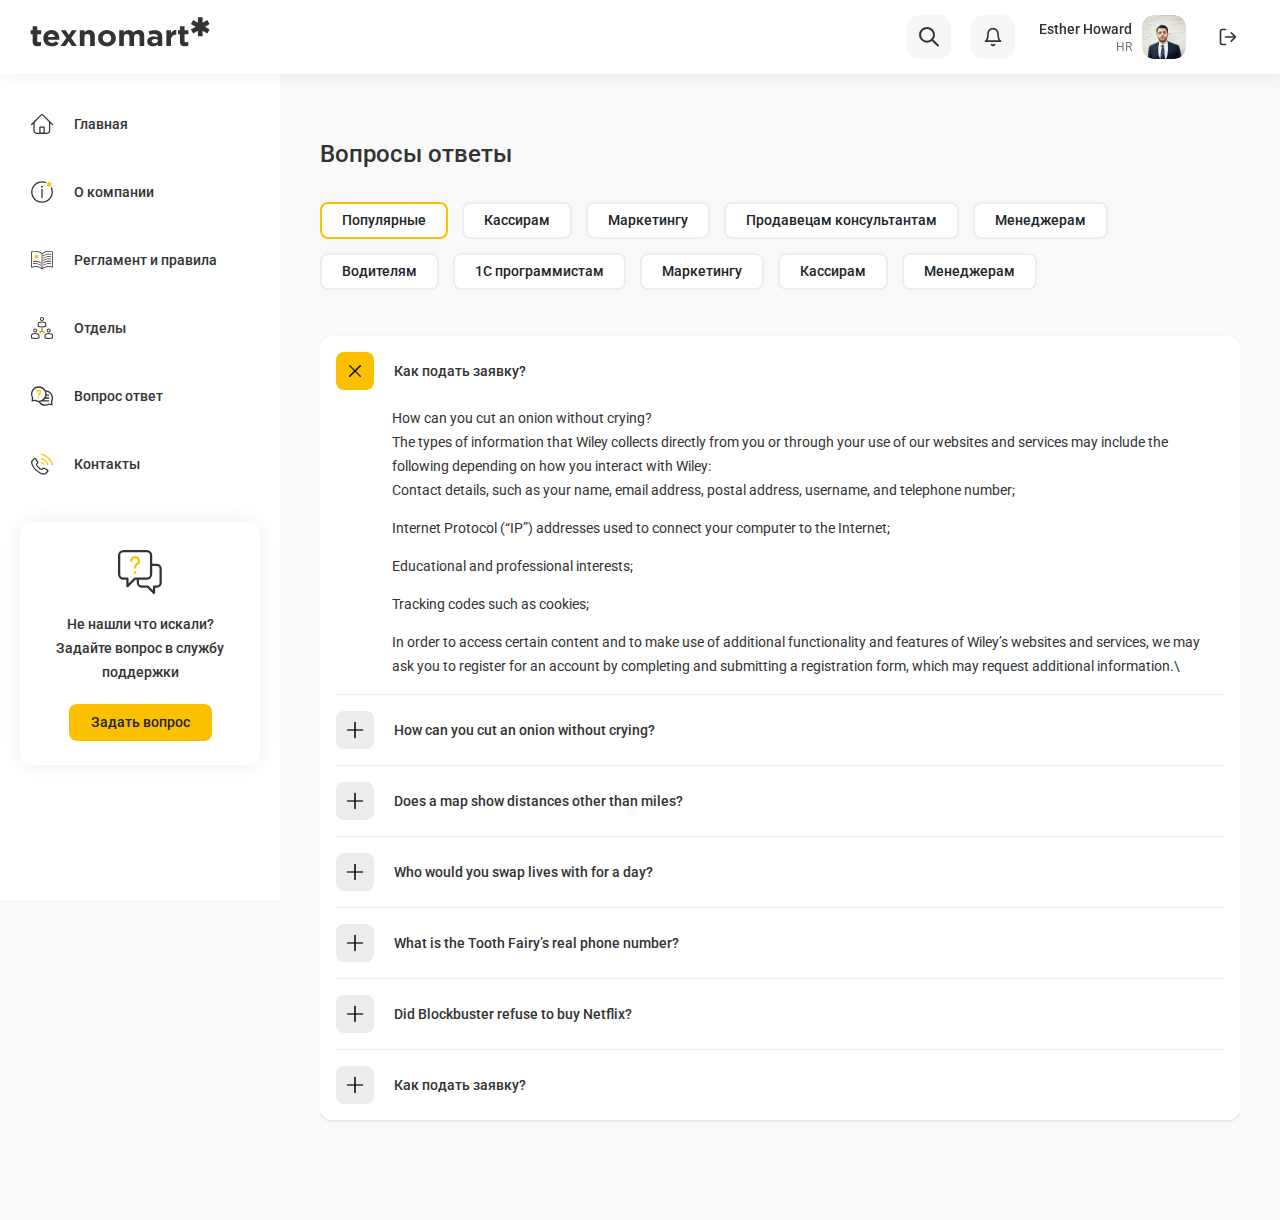
<file: vopros-otvet.html>
<!DOCTYPE html>
<html lang="ru">
	<head>
		<meta charset="utf-8">
		<meta http-equiv="X-UA-Compatible" content="IE=edge">
		<meta name="viewport" content="width=device-width">
		<link rel="stylesheet" href="./css/main.css?v=1642593533154">
	</head>
	<body>
		<script>
			window.data = {
				home: {"title":"гид&nbsp;по <br><span class=\"for-desktop\">бережному</span><span class=\"for-devices\">общению</span>","read":"Читать"},
			};
		</script>
		<div class="main-wrapper"> 
			<header class="header">
				<div class="header__left">
					<button class="navbar-toggler"><strong><span> </span><span> </span><span> </span></strong></button><a class="logo header__logo" href="/"><img src="images/texnomart-logo.svg" alt=""></a>
				</div>
				<div class="header__bar">
					<div class="header-search-wrap">
						<form class="header-search" action="#">
							<div class="search-close header-search__close">
								<svg>
									<use xlink:href="./images/sprites.svg#link-arr-2"></use>
								</svg>
							</div>
							<input class="header-search__input" type="text" value="" placeholder="Поиск">
							<input class="header-search__submit" type="submit" value="">
						</form><a class="header-icon header-search__btn" href="#"><span></span></a>
					</div><a class="header-icon header-notifications" href="/texnomart-wiki/profile.html"><span class="header-notifications__signal pulsate"></span>
						<svg>
							<use xlink:href="./images/sprites.svg#notifications-icon"></use>
						</svg></a><a class="header-account account-desc" href="/texnomart-wiki/profile.html">
						<div class="header-account__info">
							<div class="header-account__name line-h_20">Esther Howard</div>
							<div class="header-account__position font-size_12">HR</div>
						</div>
						<div class="header-account__image"><img src="images/header-profile.png" alt=""></div></a>
					<div class="dropstar header-drop account_mob"><a class="header-account" href="#" data-bs-toggle="dropdown" aria-expanded="false">
							<div class="header-account__info">
								<div class="header-account__name line-h_20">Esther Howard</div>
								<div class="header-account__position font-size_12">HR</div>
							</div>
							<div class="header-account__image"><img src="images/header-profile.png" alt=""></div></a>
						<ul class="dropdown-menu dropdown-menu-end">
							<li><a class="dropdown-item" href="#"> 
									<svg>
										<use xlink:href="./images/sprites.svg#prof"></use>
									</svg>Личный кабинет</a></li>
							<li><a class="dropdown-item" href="#"> 
									<svg>
										<use xlink:href="./images/sprites.svg#bell"></use>
									</svg>Уведомления</a></li>
							<li><a class="dropdown-item" href="#"> 
									<svg>
										<use xlink:href="./images/sprites.svg#out"></use>
									</svg>Выйти</a></li>
						</ul>
					</div><a class="header-icon header-logout" href="#">
						<svg>
							<use xlink:href="./images/sprites.svg#out"></use>
						</svg></a>
				</div>
			</header>
			<div class="content-wrapper">
				<div class="page-wrapper inner-page">
					<h1 class="font-size-24 inner-page__title mb-32">Вопросы ответы</h1>
					<div class="ques-answ tabs_button tabs">
						<ul class="tabs-navi">
							<li class="tabs-navi__li current_tab"><a class="tabs-navi__tab btn btn-sm" href="#">Популярные</a></li>
							<li class="tabs-navi__li"><a class="tabs-navi__tab btn btn-sm" href="#">Кассирам</a></li>
							<li class="tabs-navi__li"><a class="tabs-navi__tab btn btn-sm" href="#">Маркетингу</a></li>
							<li class="tabs-navi__li"><a class="tabs-navi__tab btn btn-sm" href="#">Продавецам консультантам</a></li>
							<li class="tabs-navi__li"><a class="tabs-navi__tab btn btn-sm" href="#">Менеджерам</a></li>
							<li class="tabs-navi__li"><a class="tabs-navi__tab btn btn-sm" href="#">Водителям</a></li>
							<li class="tabs-navi__li"><a class="tabs-navi__tab btn btn-sm" href="#">1С программистам</a></li>
							<li class="tabs-navi__li"><a class="tabs-navi__tab btn btn-sm" href="#">Маркетингу</a></li>
							<li class="tabs-navi__li"><a class="tabs-navi__tab btn btn-sm" href="#">Кассирам</a></li>
							<li class="tabs-navi__li"><a class="tabs-navi__tab btn btn-sm" href="#">Менеджерам</a></li>
						</ul>
						<div class="tabs-content-wrap">
							<div class="tabs-content-wrap__tab active_tab">
								<div class="accordion accordion_toggles accordion_type-1 box-default">
									<div class="accordion-item current_toggle">
										<div class="accordion-heading">
											<div class="accordion-title"> <span class="accordion-title__toggle bd-radius-8"> 
													<svg>
														<use xlink:href="./images/sprites.svg#plus"></use>
													</svg></span>Как подать заявку?</div>
										</div>
										<div class="accordion-toggle">
											<div class="accordion-toggle__inner">
												<p>How can you cut an onion without crying?</p>
												<p>The types of information that Wiley collects directly from you or through your use of our websites and services may include the following depending on how you interact with Wiley:</p>
												<ul>
													<li>Contact details, such as your name, email address, postal address, username, and telephone number;</li>
													<li>Internet Protocol (“IP”) addresses used to connect your computer to the Internet;</li>
													<li>Educational and professional interests;</li>
													<li>Tracking codes such as cookies;</li>
												</ul>
												<p>
													In order to access certain content and to make use of additional functionality and features of Wiley’s websites and services, we may ask you
													to register for an account by completing and submitting a registration form, which may request additional information.\
												</p>
											</div>
										</div>
									</div>
									<div class="accordion-item">
										<div class="accordion-heading">
											<div class="accordion-title"> <span class="accordion-title__toggle bd-radius-8"> 
													<svg>
														<use xlink:href="./images/sprites.svg#plus"></use>
													</svg></span>How can you cut an onion without crying?</div>
										</div>
										<div class="accordion-toggle">
											<div class="accordion-toggle__inner">
												<p>How can you cut an onion without crying?</p>
												<p>The types of information that Wiley collects directly from you or through your use of our websites and services may include the following depending on how you interact with Wiley:</p>
												<ul>
													<li>Contact details, such as your name, email address, postal address, username, and telephone number;</li>
													<li>Internet Protocol (“IP”) addresses used to connect your computer to the Internet;</li>
													<li>Educational and professional interests;</li>
													<li>Tracking codes such as cookies;</li>
												</ul>
												<p>
													In order to access certain content and to make use of additional functionality and features of Wiley’s websites and services, we may ask you
													to register for an account by completing and submitting a registration form, which may request additional information.\
												</p>
											</div>
										</div>
									</div>
									<div class="accordion-item">
										<div class="accordion-heading">
											<div class="accordion-title"> <span class="accordion-title__toggle bd-radius-8"> 
													<svg>
														<use xlink:href="./images/sprites.svg#plus"></use>
													</svg></span>Does a map show distances other than miles?</div>
										</div>
										<div class="accordion-toggle">
											<div class="accordion-toggle__inner">
												<p>How can you cut an onion without crying?</p>
												<p>The types of information that Wiley collects directly from you or through your use of our websites and services may include the following depending on how you interact with Wiley:</p>
												<ul>
													<li>Contact details, such as your name, email address, postal address, username, and telephone number;</li>
													<li>Internet Protocol (“IP”) addresses used to connect your computer to the Internet;</li>
													<li>Educational and professional interests;</li>
													<li>Tracking codes such as cookies;</li>
												</ul>
												<p>
													In order to access certain content and to make use of additional functionality and features of Wiley’s websites and services, we may ask you
													to register for an account by completing and submitting a registration form, which may request additional information.\
												</p>
											</div>
										</div>
									</div>
									<div class="accordion-item">
										<div class="accordion-heading">
											<div class="accordion-title"> <span class="accordion-title__toggle bd-radius-8"> 
													<svg>
														<use xlink:href="./images/sprites.svg#plus"></use>
													</svg></span>Who would you swap lives with for a day?</div>
										</div>
										<div class="accordion-toggle">
											<div class="accordion-toggle__inner">
												<p>How can you cut an onion without crying?</p>
												<p>The types of information that Wiley collects directly from you or through your use of our websites and services may include the following depending on how you interact with Wiley:</p>
												<ul>
													<li>Contact details, such as your name, email address, postal address, username, and telephone number;</li>
													<li>Internet Protocol (“IP”) addresses used to connect your computer to the Internet;</li>
													<li>Educational and professional interests;</li>
													<li>Tracking codes such as cookies;</li>
												</ul>
												<p>
													In order to access certain content and to make use of additional functionality and features of Wiley’s websites and services, we may ask you
													to register for an account by completing and submitting a registration form, which may request additional information.\
												</p>
											</div>
										</div>
									</div>
									<div class="accordion-item">
										<div class="accordion-heading">
											<div class="accordion-title"> <span class="accordion-title__toggle bd-radius-8"> 
													<svg>
														<use xlink:href="./images/sprites.svg#plus"></use>
													</svg></span>What is the Tooth Fairy’s real phone number?</div>
										</div>
										<div class="accordion-toggle">
											<div class="accordion-toggle__inner">
												<p>How can you cut an onion without crying?</p>
												<p>The types of information that Wiley collects directly from you or through your use of our websites and services may include the following depending on how you interact with Wiley:</p>
												<ul>
													<li>Contact details, such as your name, email address, postal address, username, and telephone number;</li>
													<li>Internet Protocol (“IP”) addresses used to connect your computer to the Internet;</li>
													<li>Educational and professional interests;</li>
													<li>Tracking codes such as cookies;</li>
												</ul>
												<p>
													In order to access certain content and to make use of additional functionality and features of Wiley’s websites and services, we may ask you
													to register for an account by completing and submitting a registration form, which may request additional information.\
												</p>
											</div>
										</div>
									</div>
									<div class="accordion-item">
										<div class="accordion-heading">
											<div class="accordion-title"> <span class="accordion-title__toggle bd-radius-8"> 
													<svg>
														<use xlink:href="./images/sprites.svg#plus"></use>
													</svg></span>Did Blockbuster refuse to buy Netflix?</div>
										</div>
										<div class="accordion-toggle">
											<div class="accordion-toggle__inner">
												<p>How can you cut an onion without crying?</p>
												<p>The types of information that Wiley collects directly from you or through your use of our websites and services may include the following depending on how you interact with Wiley:</p>
												<ul>
													<li>Contact details, such as your name, email address, postal address, username, and telephone number;</li>
													<li>Internet Protocol (“IP”) addresses used to connect your computer to the Internet;</li>
													<li>Educational and professional interests;</li>
													<li>Tracking codes such as cookies;</li>
												</ul>
												<p>
													In order to access certain content and to make use of additional functionality and features of Wiley’s websites and services, we may ask you
													to register for an account by completing and submitting a registration form, which may request additional information.\
												</p>
											</div>
										</div>
									</div>
									<div class="accordion-item">
										<div class="accordion-heading">
											<div class="accordion-title"> <span class="accordion-title__toggle bd-radius-8"> 
													<svg>
														<use xlink:href="./images/sprites.svg#plus"></use>
													</svg></span>Как подать заявку?</div>
										</div>
										<div class="accordion-toggle">
											<div class="accordion-toggle__inner">
												<p>How can you cut an onion without crying?</p>
												<p>The types of information that Wiley collects directly from you or through your use of our websites and services may include the following depending on how you interact with Wiley:</p>
												<ul>
													<li>Contact details, such as your name, email address, postal address, username, and telephone number;</li>
													<li>Internet Protocol (“IP”) addresses used to connect your computer to the Internet;</li>
													<li>Educational and professional interests;</li>
													<li>Tracking codes such as cookies;</li>
												</ul>
												<p>
													In order to access certain content and to make use of additional functionality and features of Wiley’s websites and services, we may ask you
													to register for an account by completing and submitting a registration form, which may request additional information.\
												</p>
											</div>
										</div>
									</div>
								</div>
							</div>
							<div class="tabs-content-wrap__tab"> 
								<div class="accordion accordion_toggles accordion_type-1 box-default">
									<div class="accordion-item current_toggle">
										<div class="accordion-heading">
											<div class="accordion-title"> <span class="accordion-title__toggle bd-radius-8"> 
													<svg>
														<use xlink:href="./images/sprites.svg#plus"></use>
													</svg></span>Как подать заявку?</div>
										</div>
										<div class="accordion-toggle">
											<div class="accordion-toggle__inner">
												<p>How can you cut an onion without crying?</p>
												<p>The types of information that Wiley collects directly from you or through your use of our websites and services may include the following depending on how you interact with Wiley:</p>
												<ul>
													<li>Contact details, such as your name, email address, postal address, username, and telephone number;</li>
													<li>Internet Protocol (“IP”) addresses used to connect your computer to the Internet;</li>
													<li>Educational and professional interests;</li>
													<li>Tracking codes such as cookies;</li>
												</ul>
												<p>
													In order to access certain content and to make use of additional functionality and features of Wiley’s websites and services, we may ask you
													to register for an account by completing and submitting a registration form, which may request additional information.\
												</p>
											</div>
										</div>
									</div>
									<div class="accordion-item">
										<div class="accordion-heading">
											<div class="accordion-title"> <span class="accordion-title__toggle bd-radius-8"> 
													<svg>
														<use xlink:href="./images/sprites.svg#plus"></use>
													</svg></span>How can you cut an onion without crying?</div>
										</div>
										<div class="accordion-toggle">
											<div class="accordion-toggle__inner">
												<p>How can you cut an onion without crying?</p>
												<p>The types of information that Wiley collects directly from you or through your use of our websites and services may include the following depending on how you interact with Wiley:</p>
												<ul>
													<li>Contact details, such as your name, email address, postal address, username, and telephone number;</li>
													<li>Internet Protocol (“IP”) addresses used to connect your computer to the Internet;</li>
													<li>Educational and professional interests;</li>
													<li>Tracking codes such as cookies;</li>
												</ul>
												<p>
													In order to access certain content and to make use of additional functionality and features of Wiley’s websites and services, we may ask you
													to register for an account by completing and submitting a registration form, which may request additional information.\
												</p>
											</div>
										</div>
									</div>
									<div class="accordion-item">
										<div class="accordion-heading">
											<div class="accordion-title"> <span class="accordion-title__toggle bd-radius-8"> 
													<svg>
														<use xlink:href="./images/sprites.svg#plus"></use>
													</svg></span>Does a map show distances other than miles?</div>
										</div>
										<div class="accordion-toggle">
											<div class="accordion-toggle__inner">
												<p>How can you cut an onion without crying?</p>
												<p>The types of information that Wiley collects directly from you or through your use of our websites and services may include the following depending on how you interact with Wiley:</p>
												<ul>
													<li>Contact details, such as your name, email address, postal address, username, and telephone number;</li>
													<li>Internet Protocol (“IP”) addresses used to connect your computer to the Internet;</li>
													<li>Educational and professional interests;</li>
													<li>Tracking codes such as cookies;</li>
												</ul>
												<p>
													In order to access certain content and to make use of additional functionality and features of Wiley’s websites and services, we may ask you
													to register for an account by completing and submitting a registration form, which may request additional information.\
												</p>
											</div>
										</div>
									</div>
									<div class="accordion-item">
										<div class="accordion-heading">
											<div class="accordion-title"> <span class="accordion-title__toggle bd-radius-8"> 
													<svg>
														<use xlink:href="./images/sprites.svg#plus"></use>
													</svg></span>Who would you swap lives with for a day?</div>
										</div>
										<div class="accordion-toggle">
											<div class="accordion-toggle__inner">
												<p>How can you cut an onion without crying?</p>
												<p>The types of information that Wiley collects directly from you or through your use of our websites and services may include the following depending on how you interact with Wiley:</p>
												<ul>
													<li>Contact details, such as your name, email address, postal address, username, and telephone number;</li>
													<li>Internet Protocol (“IP”) addresses used to connect your computer to the Internet;</li>
													<li>Educational and professional interests;</li>
													<li>Tracking codes such as cookies;</li>
												</ul>
												<p>
													In order to access certain content and to make use of additional functionality and features of Wiley’s websites and services, we may ask you
													to register for an account by completing and submitting a registration form, which may request additional information.\
												</p>
											</div>
										</div>
									</div>
									<div class="accordion-item">
										<div class="accordion-heading">
											<div class="accordion-title"> <span class="accordion-title__toggle bd-radius-8"> 
													<svg>
														<use xlink:href="./images/sprites.svg#plus"></use>
													</svg></span>What is the Tooth Fairy’s real phone number?</div>
										</div>
										<div class="accordion-toggle">
											<div class="accordion-toggle__inner">
												<p>How can you cut an onion without crying?</p>
												<p>The types of information that Wiley collects directly from you or through your use of our websites and services may include the following depending on how you interact with Wiley:</p>
												<ul>
													<li>Contact details, such as your name, email address, postal address, username, and telephone number;</li>
													<li>Internet Protocol (“IP”) addresses used to connect your computer to the Internet;</li>
													<li>Educational and professional interests;</li>
													<li>Tracking codes such as cookies;</li>
												</ul>
												<p>
													In order to access certain content and to make use of additional functionality and features of Wiley’s websites and services, we may ask you
													to register for an account by completing and submitting a registration form, which may request additional information.\
												</p>
											</div>
										</div>
									</div>
									<div class="accordion-item">
										<div class="accordion-heading">
											<div class="accordion-title"> <span class="accordion-title__toggle bd-radius-8"> 
													<svg>
														<use xlink:href="./images/sprites.svg#plus"></use>
													</svg></span>Did Blockbuster refuse to buy Netflix?</div>
										</div>
										<div class="accordion-toggle">
											<div class="accordion-toggle__inner">
												<p>How can you cut an onion without crying?</p>
												<p>The types of information that Wiley collects directly from you or through your use of our websites and services may include the following depending on how you interact with Wiley:</p>
												<ul>
													<li>Contact details, such as your name, email address, postal address, username, and telephone number;</li>
													<li>Internet Protocol (“IP”) addresses used to connect your computer to the Internet;</li>
													<li>Educational and professional interests;</li>
													<li>Tracking codes such as cookies;</li>
												</ul>
												<p>
													In order to access certain content and to make use of additional functionality and features of Wiley’s websites and services, we may ask you
													to register for an account by completing and submitting a registration form, which may request additional information.\
												</p>
											</div>
										</div>
									</div>
									<div class="accordion-item">
										<div class="accordion-heading">
											<div class="accordion-title"> <span class="accordion-title__toggle bd-radius-8"> 
													<svg>
														<use xlink:href="./images/sprites.svg#plus"></use>
													</svg></span>Как подать заявку?</div>
										</div>
										<div class="accordion-toggle">
											<div class="accordion-toggle__inner">
												<p>How can you cut an onion without crying?</p>
												<p>The types of information that Wiley collects directly from you or through your use of our websites and services may include the following depending on how you interact with Wiley:</p>
												<ul>
													<li>Contact details, such as your name, email address, postal address, username, and telephone number;</li>
													<li>Internet Protocol (“IP”) addresses used to connect your computer to the Internet;</li>
													<li>Educational and professional interests;</li>
													<li>Tracking codes such as cookies;</li>
												</ul>
												<p>
													In order to access certain content and to make use of additional functionality and features of Wiley’s websites and services, we may ask you
													to register for an account by completing and submitting a registration form, which may request additional information.\
												</p>
											</div>
										</div>
									</div>
								</div>
							</div>
							<div class="tabs-content-wrap__tab"> 
								<div class="accordion accordion_toggles accordion_type-1 box-default">
									<div class="accordion-item current_toggle">
										<div class="accordion-heading">
											<div class="accordion-title"> <span class="accordion-title__toggle bd-radius-8"> 
													<svg>
														<use xlink:href="./images/sprites.svg#plus"></use>
													</svg></span>Как подать заявку?</div>
										</div>
										<div class="accordion-toggle">
											<div class="accordion-toggle__inner">
												<p>How can you cut an onion without crying?</p>
												<p>The types of information that Wiley collects directly from you or through your use of our websites and services may include the following depending on how you interact with Wiley:</p>
												<ul>
													<li>Contact details, such as your name, email address, postal address, username, and telephone number;</li>
													<li>Internet Protocol (“IP”) addresses used to connect your computer to the Internet;</li>
													<li>Educational and professional interests;</li>
													<li>Tracking codes such as cookies;</li>
												</ul>
												<p>
													In order to access certain content and to make use of additional functionality and features of Wiley’s websites and services, we may ask you
													to register for an account by completing and submitting a registration form, which may request additional information.\
												</p>
											</div>
										</div>
									</div>
									<div class="accordion-item">
										<div class="accordion-heading">
											<div class="accordion-title"> <span class="accordion-title__toggle bd-radius-8"> 
													<svg>
														<use xlink:href="./images/sprites.svg#plus"></use>
													</svg></span>How can you cut an onion without crying?</div>
										</div>
										<div class="accordion-toggle">
											<div class="accordion-toggle__inner">
												<p>How can you cut an onion without crying?</p>
												<p>The types of information that Wiley collects directly from you or through your use of our websites and services may include the following depending on how you interact with Wiley:</p>
												<ul>
													<li>Contact details, such as your name, email address, postal address, username, and telephone number;</li>
													<li>Internet Protocol (“IP”) addresses used to connect your computer to the Internet;</li>
													<li>Educational and professional interests;</li>
													<li>Tracking codes such as cookies;</li>
												</ul>
												<p>
													In order to access certain content and to make use of additional functionality and features of Wiley’s websites and services, we may ask you
													to register for an account by completing and submitting a registration form, which may request additional information.\
												</p>
											</div>
										</div>
									</div>
									<div class="accordion-item">
										<div class="accordion-heading">
											<div class="accordion-title"> <span class="accordion-title__toggle bd-radius-8"> 
													<svg>
														<use xlink:href="./images/sprites.svg#plus"></use>
													</svg></span>Does a map show distances other than miles?</div>
										</div>
										<div class="accordion-toggle">
											<div class="accordion-toggle__inner">
												<p>How can you cut an onion without crying?</p>
												<p>The types of information that Wiley collects directly from you or through your use of our websites and services may include the following depending on how you interact with Wiley:</p>
												<ul>
													<li>Contact details, such as your name, email address, postal address, username, and telephone number;</li>
													<li>Internet Protocol (“IP”) addresses used to connect your computer to the Internet;</li>
													<li>Educational and professional interests;</li>
													<li>Tracking codes such as cookies;</li>
												</ul>
												<p>
													In order to access certain content and to make use of additional functionality and features of Wiley’s websites and services, we may ask you
													to register for an account by completing and submitting a registration form, which may request additional information.\
												</p>
											</div>
										</div>
									</div>
									<div class="accordion-item">
										<div class="accordion-heading">
											<div class="accordion-title"> <span class="accordion-title__toggle bd-radius-8"> 
													<svg>
														<use xlink:href="./images/sprites.svg#plus"></use>
													</svg></span>Who would you swap lives with for a day?</div>
										</div>
										<div class="accordion-toggle">
											<div class="accordion-toggle__inner">
												<p>How can you cut an onion without crying?</p>
												<p>The types of information that Wiley collects directly from you or through your use of our websites and services may include the following depending on how you interact with Wiley:</p>
												<ul>
													<li>Contact details, such as your name, email address, postal address, username, and telephone number;</li>
													<li>Internet Protocol (“IP”) addresses used to connect your computer to the Internet;</li>
													<li>Educational and professional interests;</li>
													<li>Tracking codes such as cookies;</li>
												</ul>
												<p>
													In order to access certain content and to make use of additional functionality and features of Wiley’s websites and services, we may ask you
													to register for an account by completing and submitting a registration form, which may request additional information.\
												</p>
											</div>
										</div>
									</div>
									<div class="accordion-item">
										<div class="accordion-heading">
											<div class="accordion-title"> <span class="accordion-title__toggle bd-radius-8"> 
													<svg>
														<use xlink:href="./images/sprites.svg#plus"></use>
													</svg></span>What is the Tooth Fairy’s real phone number?</div>
										</div>
										<div class="accordion-toggle">
											<div class="accordion-toggle__inner">
												<p>How can you cut an onion without crying?</p>
												<p>The types of information that Wiley collects directly from you or through your use of our websites and services may include the following depending on how you interact with Wiley:</p>
												<ul>
													<li>Contact details, such as your name, email address, postal address, username, and telephone number;</li>
													<li>Internet Protocol (“IP”) addresses used to connect your computer to the Internet;</li>
													<li>Educational and professional interests;</li>
													<li>Tracking codes such as cookies;</li>
												</ul>
												<p>
													In order to access certain content and to make use of additional functionality and features of Wiley’s websites and services, we may ask you
													to register for an account by completing and submitting a registration form, which may request additional information.\
												</p>
											</div>
										</div>
									</div>
									<div class="accordion-item">
										<div class="accordion-heading">
											<div class="accordion-title"> <span class="accordion-title__toggle bd-radius-8"> 
													<svg>
														<use xlink:href="./images/sprites.svg#plus"></use>
													</svg></span>Did Blockbuster refuse to buy Netflix?</div>
										</div>
										<div class="accordion-toggle">
											<div class="accordion-toggle__inner">
												<p>How can you cut an onion without crying?</p>
												<p>The types of information that Wiley collects directly from you or through your use of our websites and services may include the following depending on how you interact with Wiley:</p>
												<ul>
													<li>Contact details, such as your name, email address, postal address, username, and telephone number;</li>
													<li>Internet Protocol (“IP”) addresses used to connect your computer to the Internet;</li>
													<li>Educational and professional interests;</li>
													<li>Tracking codes such as cookies;</li>
												</ul>
												<p>
													In order to access certain content and to make use of additional functionality and features of Wiley’s websites and services, we may ask you
													to register for an account by completing and submitting a registration form, which may request additional information.\
												</p>
											</div>
										</div>
									</div>
									<div class="accordion-item">
										<div class="accordion-heading">
											<div class="accordion-title"> <span class="accordion-title__toggle bd-radius-8"> 
													<svg>
														<use xlink:href="./images/sprites.svg#plus"></use>
													</svg></span>Как подать заявку?</div>
										</div>
										<div class="accordion-toggle">
											<div class="accordion-toggle__inner">
												<p>How can you cut an onion without crying?</p>
												<p>The types of information that Wiley collects directly from you or through your use of our websites and services may include the following depending on how you interact with Wiley:</p>
												<ul>
													<li>Contact details, such as your name, email address, postal address, username, and telephone number;</li>
													<li>Internet Protocol (“IP”) addresses used to connect your computer to the Internet;</li>
													<li>Educational and professional interests;</li>
													<li>Tracking codes such as cookies;</li>
												</ul>
												<p>
													In order to access certain content and to make use of additional functionality and features of Wiley’s websites and services, we may ask you
													to register for an account by completing and submitting a registration form, which may request additional information.\
												</p>
											</div>
										</div>
									</div>
								</div>
							</div>
							<div class="tabs-content-wrap__tab"> 
								<div class="accordion accordion_toggles accordion_type-1 box-default">
									<div class="accordion-item current_toggle">
										<div class="accordion-heading">
											<div class="accordion-title"> <span class="accordion-title__toggle bd-radius-8"> 
													<svg>
														<use xlink:href="./images/sprites.svg#plus"></use>
													</svg></span>Как подать заявку?</div>
										</div>
										<div class="accordion-toggle">
											<div class="accordion-toggle__inner">
												<p>How can you cut an onion without crying?</p>
												<p>The types of information that Wiley collects directly from you or through your use of our websites and services may include the following depending on how you interact with Wiley:</p>
												<ul>
													<li>Contact details, such as your name, email address, postal address, username, and telephone number;</li>
													<li>Internet Protocol (“IP”) addresses used to connect your computer to the Internet;</li>
													<li>Educational and professional interests;</li>
													<li>Tracking codes such as cookies;</li>
												</ul>
												<p>
													In order to access certain content and to make use of additional functionality and features of Wiley’s websites and services, we may ask you
													to register for an account by completing and submitting a registration form, which may request additional information.\
												</p>
											</div>
										</div>
									</div>
									<div class="accordion-item">
										<div class="accordion-heading">
											<div class="accordion-title"> <span class="accordion-title__toggle bd-radius-8"> 
													<svg>
														<use xlink:href="./images/sprites.svg#plus"></use>
													</svg></span>How can you cut an onion without crying?</div>
										</div>
										<div class="accordion-toggle">
											<div class="accordion-toggle__inner">
												<p>How can you cut an onion without crying?</p>
												<p>The types of information that Wiley collects directly from you or through your use of our websites and services may include the following depending on how you interact with Wiley:</p>
												<ul>
													<li>Contact details, such as your name, email address, postal address, username, and telephone number;</li>
													<li>Internet Protocol (“IP”) addresses used to connect your computer to the Internet;</li>
													<li>Educational and professional interests;</li>
													<li>Tracking codes such as cookies;</li>
												</ul>
												<p>
													In order to access certain content and to make use of additional functionality and features of Wiley’s websites and services, we may ask you
													to register for an account by completing and submitting a registration form, which may request additional information.\
												</p>
											</div>
										</div>
									</div>
									<div class="accordion-item">
										<div class="accordion-heading">
											<div class="accordion-title"> <span class="accordion-title__toggle bd-radius-8"> 
													<svg>
														<use xlink:href="./images/sprites.svg#plus"></use>
													</svg></span>Does a map show distances other than miles?</div>
										</div>
										<div class="accordion-toggle">
											<div class="accordion-toggle__inner">
												<p>How can you cut an onion without crying?</p>
												<p>The types of information that Wiley collects directly from you or through your use of our websites and services may include the following depending on how you interact with Wiley:</p>
												<ul>
													<li>Contact details, such as your name, email address, postal address, username, and telephone number;</li>
													<li>Internet Protocol (“IP”) addresses used to connect your computer to the Internet;</li>
													<li>Educational and professional interests;</li>
													<li>Tracking codes such as cookies;</li>
												</ul>
												<p>
													In order to access certain content and to make use of additional functionality and features of Wiley’s websites and services, we may ask you
													to register for an account by completing and submitting a registration form, which may request additional information.\
												</p>
											</div>
										</div>
									</div>
									<div class="accordion-item">
										<div class="accordion-heading">
											<div class="accordion-title"> <span class="accordion-title__toggle bd-radius-8"> 
													<svg>
														<use xlink:href="./images/sprites.svg#plus"></use>
													</svg></span>Who would you swap lives with for a day?</div>
										</div>
										<div class="accordion-toggle">
											<div class="accordion-toggle__inner">
												<p>How can you cut an onion without crying?</p>
												<p>The types of information that Wiley collects directly from you or through your use of our websites and services may include the following depending on how you interact with Wiley:</p>
												<ul>
													<li>Contact details, such as your name, email address, postal address, username, and telephone number;</li>
													<li>Internet Protocol (“IP”) addresses used to connect your computer to the Internet;</li>
													<li>Educational and professional interests;</li>
													<li>Tracking codes such as cookies;</li>
												</ul>
												<p>
													In order to access certain content and to make use of additional functionality and features of Wiley’s websites and services, we may ask you
													to register for an account by completing and submitting a registration form, which may request additional information.\
												</p>
											</div>
										</div>
									</div>
									<div class="accordion-item">
										<div class="accordion-heading">
											<div class="accordion-title"> <span class="accordion-title__toggle bd-radius-8"> 
													<svg>
														<use xlink:href="./images/sprites.svg#plus"></use>
													</svg></span>What is the Tooth Fairy’s real phone number?</div>
										</div>
										<div class="accordion-toggle">
											<div class="accordion-toggle__inner">
												<p>How can you cut an onion without crying?</p>
												<p>The types of information that Wiley collects directly from you or through your use of our websites and services may include the following depending on how you interact with Wiley:</p>
												<ul>
													<li>Contact details, such as your name, email address, postal address, username, and telephone number;</li>
													<li>Internet Protocol (“IP”) addresses used to connect your computer to the Internet;</li>
													<li>Educational and professional interests;</li>
													<li>Tracking codes such as cookies;</li>
												</ul>
												<p>
													In order to access certain content and to make use of additional functionality and features of Wiley’s websites and services, we may ask you
													to register for an account by completing and submitting a registration form, which may request additional information.\
												</p>
											</div>
										</div>
									</div>
									<div class="accordion-item">
										<div class="accordion-heading">
											<div class="accordion-title"> <span class="accordion-title__toggle bd-radius-8"> 
													<svg>
														<use xlink:href="./images/sprites.svg#plus"></use>
													</svg></span>Did Blockbuster refuse to buy Netflix?</div>
										</div>
										<div class="accordion-toggle">
											<div class="accordion-toggle__inner">
												<p>How can you cut an onion without crying?</p>
												<p>The types of information that Wiley collects directly from you or through your use of our websites and services may include the following depending on how you interact with Wiley:</p>
												<ul>
													<li>Contact details, such as your name, email address, postal address, username, and telephone number;</li>
													<li>Internet Protocol (“IP”) addresses used to connect your computer to the Internet;</li>
													<li>Educational and professional interests;</li>
													<li>Tracking codes such as cookies;</li>
												</ul>
												<p>
													In order to access certain content and to make use of additional functionality and features of Wiley’s websites and services, we may ask you
													to register for an account by completing and submitting a registration form, which may request additional information.\
												</p>
											</div>
										</div>
									</div>
									<div class="accordion-item">
										<div class="accordion-heading">
											<div class="accordion-title"> <span class="accordion-title__toggle bd-radius-8"> 
													<svg>
														<use xlink:href="./images/sprites.svg#plus"></use>
													</svg></span>Как подать заявку?</div>
										</div>
										<div class="accordion-toggle">
											<div class="accordion-toggle__inner">
												<p>How can you cut an onion without crying?</p>
												<p>The types of information that Wiley collects directly from you or through your use of our websites and services may include the following depending on how you interact with Wiley:</p>
												<ul>
													<li>Contact details, such as your name, email address, postal address, username, and telephone number;</li>
													<li>Internet Protocol (“IP”) addresses used to connect your computer to the Internet;</li>
													<li>Educational and professional interests;</li>
													<li>Tracking codes such as cookies;</li>
												</ul>
												<p>
													In order to access certain content and to make use of additional functionality and features of Wiley’s websites and services, we may ask you
													to register for an account by completing and submitting a registration form, which may request additional information.\
												</p>
											</div>
										</div>
									</div>
								</div>
							</div>
							<div class="tabs-content-wrap__tab"> 
								<div class="accordion accordion_toggles accordion_type-1 box-default">
									<div class="accordion-item current_toggle">
										<div class="accordion-heading">
											<div class="accordion-title"> <span class="accordion-title__toggle bd-radius-8"> 
													<svg>
														<use xlink:href="./images/sprites.svg#plus"></use>
													</svg></span>Как подать заявку?</div>
										</div>
										<div class="accordion-toggle">
											<div class="accordion-toggle__inner">
												<p>How can you cut an onion without crying?</p>
												<p>The types of information that Wiley collects directly from you or through your use of our websites and services may include the following depending on how you interact with Wiley:</p>
												<ul>
													<li>Contact details, such as your name, email address, postal address, username, and telephone number;</li>
													<li>Internet Protocol (“IP”) addresses used to connect your computer to the Internet;</li>
													<li>Educational and professional interests;</li>
													<li>Tracking codes such as cookies;</li>
												</ul>
												<p>
													In order to access certain content and to make use of additional functionality and features of Wiley’s websites and services, we may ask you
													to register for an account by completing and submitting a registration form, which may request additional information.\
												</p>
											</div>
										</div>
									</div>
									<div class="accordion-item">
										<div class="accordion-heading">
											<div class="accordion-title"> <span class="accordion-title__toggle bd-radius-8"> 
													<svg>
														<use xlink:href="./images/sprites.svg#plus"></use>
													</svg></span>How can you cut an onion without crying?</div>
										</div>
										<div class="accordion-toggle">
											<div class="accordion-toggle__inner">
												<p>How can you cut an onion without crying?</p>
												<p>The types of information that Wiley collects directly from you or through your use of our websites and services may include the following depending on how you interact with Wiley:</p>
												<ul>
													<li>Contact details, such as your name, email address, postal address, username, and telephone number;</li>
													<li>Internet Protocol (“IP”) addresses used to connect your computer to the Internet;</li>
													<li>Educational and professional interests;</li>
													<li>Tracking codes such as cookies;</li>
												</ul>
												<p>
													In order to access certain content and to make use of additional functionality and features of Wiley’s websites and services, we may ask you
													to register for an account by completing and submitting a registration form, which may request additional information.\
												</p>
											</div>
										</div>
									</div>
									<div class="accordion-item">
										<div class="accordion-heading">
											<div class="accordion-title"> <span class="accordion-title__toggle bd-radius-8"> 
													<svg>
														<use xlink:href="./images/sprites.svg#plus"></use>
													</svg></span>Does a map show distances other than miles?</div>
										</div>
										<div class="accordion-toggle">
											<div class="accordion-toggle__inner">
												<p>How can you cut an onion without crying?</p>
												<p>The types of information that Wiley collects directly from you or through your use of our websites and services may include the following depending on how you interact with Wiley:</p>
												<ul>
													<li>Contact details, such as your name, email address, postal address, username, and telephone number;</li>
													<li>Internet Protocol (“IP”) addresses used to connect your computer to the Internet;</li>
													<li>Educational and professional interests;</li>
													<li>Tracking codes such as cookies;</li>
												</ul>
												<p>
													In order to access certain content and to make use of additional functionality and features of Wiley’s websites and services, we may ask you
													to register for an account by completing and submitting a registration form, which may request additional information.\
												</p>
											</div>
										</div>
									</div>
									<div class="accordion-item">
										<div class="accordion-heading">
											<div class="accordion-title"> <span class="accordion-title__toggle bd-radius-8"> 
													<svg>
														<use xlink:href="./images/sprites.svg#plus"></use>
													</svg></span>Who would you swap lives with for a day?</div>
										</div>
										<div class="accordion-toggle">
											<div class="accordion-toggle__inner">
												<p>How can you cut an onion without crying?</p>
												<p>The types of information that Wiley collects directly from you or through your use of our websites and services may include the following depending on how you interact with Wiley:</p>
												<ul>
													<li>Contact details, such as your name, email address, postal address, username, and telephone number;</li>
													<li>Internet Protocol (“IP”) addresses used to connect your computer to the Internet;</li>
													<li>Educational and professional interests;</li>
													<li>Tracking codes such as cookies;</li>
												</ul>
												<p>
													In order to access certain content and to make use of additional functionality and features of Wiley’s websites and services, we may ask you
													to register for an account by completing and submitting a registration form, which may request additional information.\
												</p>
											</div>
										</div>
									</div>
									<div class="accordion-item">
										<div class="accordion-heading">
											<div class="accordion-title"> <span class="accordion-title__toggle bd-radius-8"> 
													<svg>
														<use xlink:href="./images/sprites.svg#plus"></use>
													</svg></span>What is the Tooth Fairy’s real phone number?</div>
										</div>
										<div class="accordion-toggle">
											<div class="accordion-toggle__inner">
												<p>How can you cut an onion without crying?</p>
												<p>The types of information that Wiley collects directly from you or through your use of our websites and services may include the following depending on how you interact with Wiley:</p>
												<ul>
													<li>Contact details, such as your name, email address, postal address, username, and telephone number;</li>
													<li>Internet Protocol (“IP”) addresses used to connect your computer to the Internet;</li>
													<li>Educational and professional interests;</li>
													<li>Tracking codes such as cookies;</li>
												</ul>
												<p>
													In order to access certain content and to make use of additional functionality and features of Wiley’s websites and services, we may ask you
													to register for an account by completing and submitting a registration form, which may request additional information.\
												</p>
											</div>
										</div>
									</div>
									<div class="accordion-item">
										<div class="accordion-heading">
											<div class="accordion-title"> <span class="accordion-title__toggle bd-radius-8"> 
													<svg>
														<use xlink:href="./images/sprites.svg#plus"></use>
													</svg></span>Did Blockbuster refuse to buy Netflix?</div>
										</div>
										<div class="accordion-toggle">
											<div class="accordion-toggle__inner">
												<p>How can you cut an onion without crying?</p>
												<p>The types of information that Wiley collects directly from you or through your use of our websites and services may include the following depending on how you interact with Wiley:</p>
												<ul>
													<li>Contact details, such as your name, email address, postal address, username, and telephone number;</li>
													<li>Internet Protocol (“IP”) addresses used to connect your computer to the Internet;</li>
													<li>Educational and professional interests;</li>
													<li>Tracking codes such as cookies;</li>
												</ul>
												<p>
													In order to access certain content and to make use of additional functionality and features of Wiley’s websites and services, we may ask you
													to register for an account by completing and submitting a registration form, which may request additional information.\
												</p>
											</div>
										</div>
									</div>
									<div class="accordion-item">
										<div class="accordion-heading">
											<div class="accordion-title"> <span class="accordion-title__toggle bd-radius-8"> 
													<svg>
														<use xlink:href="./images/sprites.svg#plus"></use>
													</svg></span>Как подать заявку?</div>
										</div>
										<div class="accordion-toggle">
											<div class="accordion-toggle__inner">
												<p>How can you cut an onion without crying?</p>
												<p>The types of information that Wiley collects directly from you or through your use of our websites and services may include the following depending on how you interact with Wiley:</p>
												<ul>
													<li>Contact details, such as your name, email address, postal address, username, and telephone number;</li>
													<li>Internet Protocol (“IP”) addresses used to connect your computer to the Internet;</li>
													<li>Educational and professional interests;</li>
													<li>Tracking codes such as cookies;</li>
												</ul>
												<p>
													In order to access certain content and to make use of additional functionality and features of Wiley’s websites and services, we may ask you
													to register for an account by completing and submitting a registration form, which may request additional information.\
												</p>
											</div>
										</div>
									</div>
								</div>
							</div>
						</div>
					</div>
				</div>
				<nav class="nav-sidebar">
					<ul class="nav-sidebar-list">
						<li><a href="/texnomart-wiki/home-2.html"><img src="images/home.svg" alt=""><span>Главная</span></a></li>
						<li><a href="/texnomart-wiki/content.html"><img src="images/company.svg" alt=""><span>О компании</span></a></li>
						<li><a href="/texnomart-wiki/reglament.html"><img src="images/pravila.svg" alt=""><span>Регламент и правила</span></a></li>
						<li><a href="/texnomart-wiki/otdel.html"><img src="images/otdel.svg" alt=""><span>Отделы</span></a></li>
						<li><a href="/texnomart-wiki/vopros-otvet.html"><img src="images/quest.svg" alt=""><span>Вопрос ответ</span></a></li>
						<li><a href="/texnomart-wiki/contacts.html"><img src="images/phone.svg" alt=""><span>Контакты</span></a></li>
					</ul>
					<div class="question-link"><img class="question-link__icon" src="images/questions_1195.svg" alt="">
						<div class="question-link__text"><span>Не нашли что искали?</span>	Задайте вопрос в службу поддержки</div><a class="btn btn-sm btn-default" href="#" data-bs-toggle="modal" data-bs-target="#questModal">
							 Задать вопрос</a>
					</div>
				</nav>
				<div class="modal modal_quest" id="questModal" tabindex="-1" aria-labelledby="questModal" aria-hidden="true">
					<div class="modal-dialog modal-dialog-centered">
						<div class="modal-content">
							<button class="modal-close" type="button" data-bs-dismiss="modal" aria-label="Close">
								<svg>
									<use xlink:href="./images/sprites.svg#close"></use>
								</svg>
							</button>
							<div class="modal-header">
								<h5 class="modal-title" id="modalVerticallyCenteredLabel">Задать свой вопрос</h5>
							</div>
							<form action="#"> 
								<div class="form-row">
									<div class="form-input">
										<input class="form-control form-input__field" type="text" value="">
										<label class="form-input__label">Введите имя и фамилию<span>*</span></label>
									</div>
								</div>
								<div class="form-row">
									<div class="form-input">
										<input class="form-control form-input__field" type="text" value="">
										<label class="form-input__label">Email <span>*</span></label>
									</div>
								</div>
								<div class="form-row">
									<div class="form-input">
										<textarea class="form-control form-input__field" type="text" value=""></textarea>
										<label class="form-input__label">Ваш вопрос<span>*</span></label>
									</div>
								</div>
								<div class="modal-buttons">
									<button class="btn btn-default btn-block">
										 Отправить вопрос</button>
								</div>
							</form>
						</div>
					</div>
				</div>
			</div>
			<div class="site__layer"></div>
		</div>
		<script>
			if (!('IntersectionObserver' in window)) {
				var script = document.createElement("script");
				script.src = "https://raw.githubusercontent.com/w3c/IntersectionObserver/master/polyfill/intersection-observer.js";
				document.getElementsByTagName('head')[0].appendChild(script);
			}
		</script>
		<script src="./js/vendor.js?v=1642593533155"></script>
		<script src="./js/main.js?v=1642593533155"></script>
	</body>
</html>
</file>
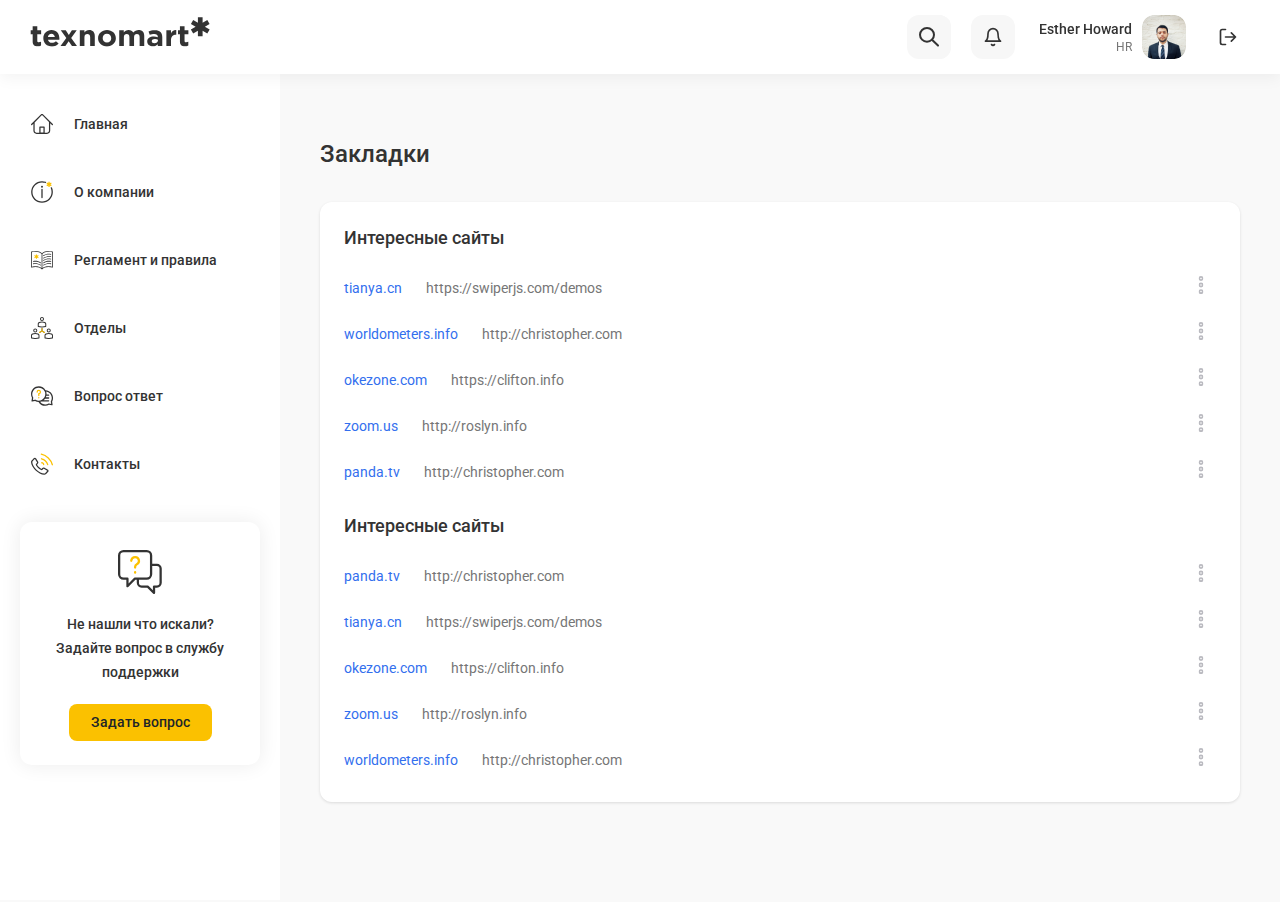
<file: zakladki.html>
<!DOCTYPE html>
<html lang="ru">
	<head>
		<meta charset="utf-8">
		<meta http-equiv="X-UA-Compatible" content="IE=edge">
		<meta name="viewport" content="width=device-width">
		<link rel="stylesheet" href="./css/main.css?v=1642593533326">
	</head>
	<body>
		<script>
			window.data = {
				home: {"title":"гид&nbsp;по <br><span class=\"for-desktop\">бережному</span><span class=\"for-devices\">общению</span>","read":"Читать"},
			};
		</script>
		<div class="main-wrapper">
			<header class="header">
				<div class="header__left">
					<button class="navbar-toggler"><strong><span> </span><span> </span><span> </span></strong></button><a class="logo header__logo" href="/"><img src="images/texnomart-logo.svg" alt=""></a>
				</div>
				<div class="header__bar">
					<div class="header-search-wrap">
						<form class="header-search" action="#">
							<div class="search-close header-search__close">
								<svg>
									<use xlink:href="./images/sprites.svg#link-arr-2"></use>
								</svg>
							</div>
							<input class="header-search__input" type="text" value="" placeholder="Поиск">
							<input class="header-search__submit" type="submit" value="">
						</form><a class="header-icon header-search__btn" href="#"><span></span></a>
					</div><a class="header-icon header-notifications" href="/texnomart-wiki/profile.html"><span class="header-notifications__signal pulsate"></span>
						<svg>
							<use xlink:href="./images/sprites.svg#notifications-icon"></use>
						</svg></a><a class="header-account account-desc" href="/texnomart-wiki/profile.html">
						<div class="header-account__info">
							<div class="header-account__name line-h_20">Esther Howard</div>
							<div class="header-account__position font-size_12">HR</div>
						</div>
						<div class="header-account__image"><img src="images/header-profile.png" alt=""></div></a>
					<div class="dropstar header-drop account_mob"><a class="header-account" href="#" data-bs-toggle="dropdown" aria-expanded="false">
							<div class="header-account__info">
								<div class="header-account__name line-h_20">Esther Howard</div>
								<div class="header-account__position font-size_12">HR</div>
							</div>
							<div class="header-account__image"><img src="images/header-profile.png" alt=""></div></a>
						<ul class="dropdown-menu dropdown-menu-end">
							<li><a class="dropdown-item" href="#"> 
									<svg>
										<use xlink:href="./images/sprites.svg#prof"></use>
									</svg>Личный кабинет</a></li>
							<li><a class="dropdown-item" href="#"> 
									<svg>
										<use xlink:href="./images/sprites.svg#bell"></use>
									</svg>Уведомления</a></li>
							<li><a class="dropdown-item" href="#"> 
									<svg>
										<use xlink:href="./images/sprites.svg#out"></use>
									</svg>Выйти</a></li>
						</ul>
					</div><a class="header-icon header-logout" href="#">
						<svg>
							<use xlink:href="./images/sprites.svg#out"></use>
						</svg></a>
				</div>
			</header>
			<div class="content-wrapper">
				<div class="page-wrapper inner-page">
					<h1 class="font-size-24 inner-page__title mb-32">Закладки</h1>
					<div class="links box-default padding-24">
						<div class="links__list"> 
							<h2 class="links__title font-size-18">Интересные сайты</h2>
							<div class="link-box"> <a href="#"> <span class="link-box__name">tianya.cn</span><span class="link-box__link">https://swiperjs.com/demos</span></a>
								<div class="dropstar link-box__drop">
									<button class="drop-toggler" type="button" data-bs-toggle="dropdown" aria-expanded="false"> 
										<svg>
											<use xlink:href="./images/sprites.svg#dots"></use>
										</svg>
									</button>
									<ul class="dropdown-menu dropdown-menu-end">
										<li><a class="dropdown-item" href="#"> 
												<svg>
													<use xlink:href="./images/sprites.svg#edit"></use>
												</svg>Изменить</a></li>
										<li><a class="dropdown-item" href="#"> 
												<svg>
													<use xlink:href="./images/sprites.svg#delete"></use>
												</svg>Удалить</a></li>
									</ul>
								</div>
							</div>
							<div class="link-box"> <a href="#"> <span class="link-box__name">worldometers.info</span><span class="link-box__link">http://christopher.com</span></a>
								<div class="dropstar link-box__drop">
									<button class="drop-toggler" type="button" data-bs-toggle="dropdown" aria-expanded="false"> 
										<svg>
											<use xlink:href="./images/sprites.svg#dots"></use>
										</svg>
									</button>
									<ul class="dropdown-menu dropdown-menu-end">
										<li><a class="dropdown-item" href="#"> 
												<svg>
													<use xlink:href="./images/sprites.svg#edit"></use>
												</svg>Изменить</a></li>
										<li><a class="dropdown-item" href="#"> 
												<svg>
													<use xlink:href="./images/sprites.svg#delete"></use>
												</svg>Удалить</a></li>
									</ul>
								</div>
							</div>
							<div class="link-box"> <a href="#"> <span class="link-box__name">okezone.com</span><span class="link-box__link">https://clifton.info</span></a>
								<div class="dropstar link-box__drop">
									<button class="drop-toggler" type="button" data-bs-toggle="dropdown" aria-expanded="false"> 
										<svg>
											<use xlink:href="./images/sprites.svg#dots"></use>
										</svg>
									</button>
									<ul class="dropdown-menu dropdown-menu-end">
										<li><a class="dropdown-item" href="#"> 
												<svg>
													<use xlink:href="./images/sprites.svg#edit"></use>
												</svg>Изменить</a></li>
										<li><a class="dropdown-item" href="#"> 
												<svg>
													<use xlink:href="./images/sprites.svg#delete"></use>
												</svg>Удалить</a></li>
									</ul>
								</div>
							</div>
							<div class="link-box"> <a href="#"> <span class="link-box__name">zoom.us</span><span class="link-box__link">http://roslyn.info</span></a>
								<div class="dropstar link-box__drop">
									<button class="drop-toggler" type="button" data-bs-toggle="dropdown" aria-expanded="false"> 
										<svg>
											<use xlink:href="./images/sprites.svg#dots"></use>
										</svg>
									</button>
									<ul class="dropdown-menu dropdown-menu-end">
										<li><a class="dropdown-item" href="#"> 
												<svg>
													<use xlink:href="./images/sprites.svg#edit"></use>
												</svg>Изменить</a></li>
										<li><a class="dropdown-item" href="#"> 
												<svg>
													<use xlink:href="./images/sprites.svg#delete"></use>
												</svg>Удалить</a></li>
									</ul>
								</div>
							</div>
							<div class="link-box"> <a href="#"> <span class="link-box__name">panda.tv</span><span class="link-box__link">http://christopher.com</span></a>
								<div class="dropstar link-box__drop">
									<button class="drop-toggler" type="button" data-bs-toggle="dropdown" aria-expanded="false"> 
										<svg>
											<use xlink:href="./images/sprites.svg#dots"></use>
										</svg>
									</button>
									<ul class="dropdown-menu dropdown-menu-end">
										<li><a class="dropdown-item" href="#"> 
												<svg>
													<use xlink:href="./images/sprites.svg#edit"></use>
												</svg>Изменить</a></li>
										<li><a class="dropdown-item" href="#"> 
												<svg>
													<use xlink:href="./images/sprites.svg#delete"></use>
												</svg>Удалить</a></li>
									</ul>
								</div>
							</div>
						</div>
						<div class="links__list"> 
							<h2 class="links__title font-size-18">Интересные сайты</h2>
							<div class="link-box"> <a href="#"> <span class="link-box__name">panda.tv</span><span class="link-box__link">http://christopher.com</span></a>
								<div class="dropstar link-box__drop">
									<button class="drop-toggler" type="button" data-bs-toggle="dropdown" aria-expanded="false"> 
										<svg>
											<use xlink:href="./images/sprites.svg#dots"></use>
										</svg>
									</button>
									<ul class="dropdown-menu dropdown-menu-end">
										<li><a class="dropdown-item" href="#"> 
												<svg>
													<use xlink:href="./images/sprites.svg#edit"></use>
												</svg>Изменить</a></li>
										<li><a class="dropdown-item" href="#"> 
												<svg>
													<use xlink:href="./images/sprites.svg#delete"></use>
												</svg>Удалить</a></li>
									</ul>
								</div>
							</div>
							<div class="link-box"> <a href="#"> <span class="link-box__name">tianya.cn</span><span class="link-box__link">https://swiperjs.com/demos</span></a>
								<div class="dropstar link-box__drop">
									<button class="drop-toggler" type="button" data-bs-toggle="dropdown" aria-expanded="false"> 
										<svg>
											<use xlink:href="./images/sprites.svg#dots"></use>
										</svg>
									</button>
									<ul class="dropdown-menu dropdown-menu-end">
										<li><a class="dropdown-item" href="#"> 
												<svg>
													<use xlink:href="./images/sprites.svg#edit"></use>
												</svg>Изменить</a></li>
										<li><a class="dropdown-item" href="#"> 
												<svg>
													<use xlink:href="./images/sprites.svg#delete"></use>
												</svg>Удалить</a></li>
									</ul>
								</div>
							</div>
							<div class="link-box"> <a href="#"> <span class="link-box__name">okezone.com</span><span class="link-box__link">https://clifton.info</span></a>
								<div class="dropstar link-box__drop">
									<button class="drop-toggler" type="button" data-bs-toggle="dropdown" aria-expanded="false"> 
										<svg>
											<use xlink:href="./images/sprites.svg#dots"></use>
										</svg>
									</button>
									<ul class="dropdown-menu dropdown-menu-end">
										<li><a class="dropdown-item" href="#"> 
												<svg>
													<use xlink:href="./images/sprites.svg#edit"></use>
												</svg>Изменить</a></li>
										<li><a class="dropdown-item" href="#"> 
												<svg>
													<use xlink:href="./images/sprites.svg#delete"></use>
												</svg>Удалить</a></li>
									</ul>
								</div>
							</div>
							<div class="link-box"> <a href="#"> <span class="link-box__name">zoom.us</span><span class="link-box__link">http://roslyn.info</span></a>
								<div class="dropstar link-box__drop">
									<button class="drop-toggler" type="button" data-bs-toggle="dropdown" aria-expanded="false"> 
										<svg>
											<use xlink:href="./images/sprites.svg#dots"></use>
										</svg>
									</button>
									<ul class="dropdown-menu dropdown-menu-end">
										<li><a class="dropdown-item" href="#"> 
												<svg>
													<use xlink:href="./images/sprites.svg#edit"></use>
												</svg>Изменить</a></li>
										<li><a class="dropdown-item" href="#"> 
												<svg>
													<use xlink:href="./images/sprites.svg#delete"></use>
												</svg>Удалить</a></li>
									</ul>
								</div>
							</div>
							<div class="link-box"> <a href="#"> <span class="link-box__name">worldometers.info</span><span class="link-box__link">http://christopher.com</span></a>
								<div class="dropstar link-box__drop">
									<button class="drop-toggler" type="button" data-bs-toggle="dropdown" aria-expanded="false"> 
										<svg>
											<use xlink:href="./images/sprites.svg#dots"></use>
										</svg>
									</button>
									<ul class="dropdown-menu dropdown-menu-end">
										<li><a class="dropdown-item" href="#"> 
												<svg>
													<use xlink:href="./images/sprites.svg#edit"></use>
												</svg>Изменить</a></li>
										<li><a class="dropdown-item" href="#"> 
												<svg>
													<use xlink:href="./images/sprites.svg#delete"></use>
												</svg>Удалить</a></li>
									</ul>
								</div>
							</div>
						</div>
					</div>
				</div>
				<nav class="nav-sidebar">
					<ul class="nav-sidebar-list">
						<li><a href="/texnomart-wiki/home-2.html"><img src="images/home.svg" alt=""><span>Главная</span></a></li>
						<li><a href="/texnomart-wiki/content.html"><img src="images/company.svg" alt=""><span>О компании</span></a></li>
						<li><a href="/texnomart-wiki/reglament.html"><img src="images/pravila.svg" alt=""><span>Регламент и правила</span></a></li>
						<li><a href="/texnomart-wiki/otdel.html"><img src="images/otdel.svg" alt=""><span>Отделы</span></a></li>
						<li><a href="/texnomart-wiki/vopros-otvet.html"><img src="images/quest.svg" alt=""><span>Вопрос ответ</span></a></li>
						<li><a href="/texnomart-wiki/contacts.html"><img src="images/phone.svg" alt=""><span>Контакты</span></a></li>
					</ul>
					<div class="question-link"><img class="question-link__icon" src="images/questions_1195.svg" alt="">
						<div class="question-link__text"><span>Не нашли что искали?</span>	Задайте вопрос в службу поддержки</div><a class="btn btn-sm btn-default" href="#" data-bs-toggle="modal" data-bs-target="#questModal">
							 Задать вопрос</a>
					</div>
				</nav>
				<div class="modal modal_quest" id="questModal" tabindex="-1" aria-labelledby="questModal" aria-hidden="true">
					<div class="modal-dialog modal-dialog-centered">
						<div class="modal-content">
							<button class="modal-close" type="button" data-bs-dismiss="modal" aria-label="Close">
								<svg>
									<use xlink:href="./images/sprites.svg#close"></use>
								</svg>
							</button>
							<div class="modal-header">
								<h5 class="modal-title" id="modalVerticallyCenteredLabel">Задать свой вопрос</h5>
							</div>
							<form action="#"> 
								<div class="form-row">
									<div class="form-input">
										<input class="form-control form-input__field" type="text" value="">
										<label class="form-input__label">Введите имя и фамилию<span>*</span></label>
									</div>
								</div>
								<div class="form-row">
									<div class="form-input">
										<input class="form-control form-input__field" type="text" value="">
										<label class="form-input__label">Email <span>*</span></label>
									</div>
								</div>
								<div class="form-row">
									<div class="form-input">
										<textarea class="form-control form-input__field" type="text" value=""></textarea>
										<label class="form-input__label">Ваш вопрос<span>*</span></label>
									</div>
								</div>
								<div class="modal-buttons">
									<button class="btn btn-default btn-block">
										 Отправить вопрос</button>
								</div>
							</form>
						</div>
					</div>
				</div>
			</div>
			<div class="site__layer"></div>
		</div>
		<script>
			if (!('IntersectionObserver' in window)) {
				var script = document.createElement("script");
				script.src = "https://raw.githubusercontent.com/w3c/IntersectionObserver/master/polyfill/intersection-observer.js";
				document.getElementsByTagName('head')[0].appendChild(script);
			}
		</script>
		<script src="./js/vendor.js?v=1642593533326"></script>
		<script src="./js/main.js?v=1642593533326"></script>
	</body>
</html>
</file>
